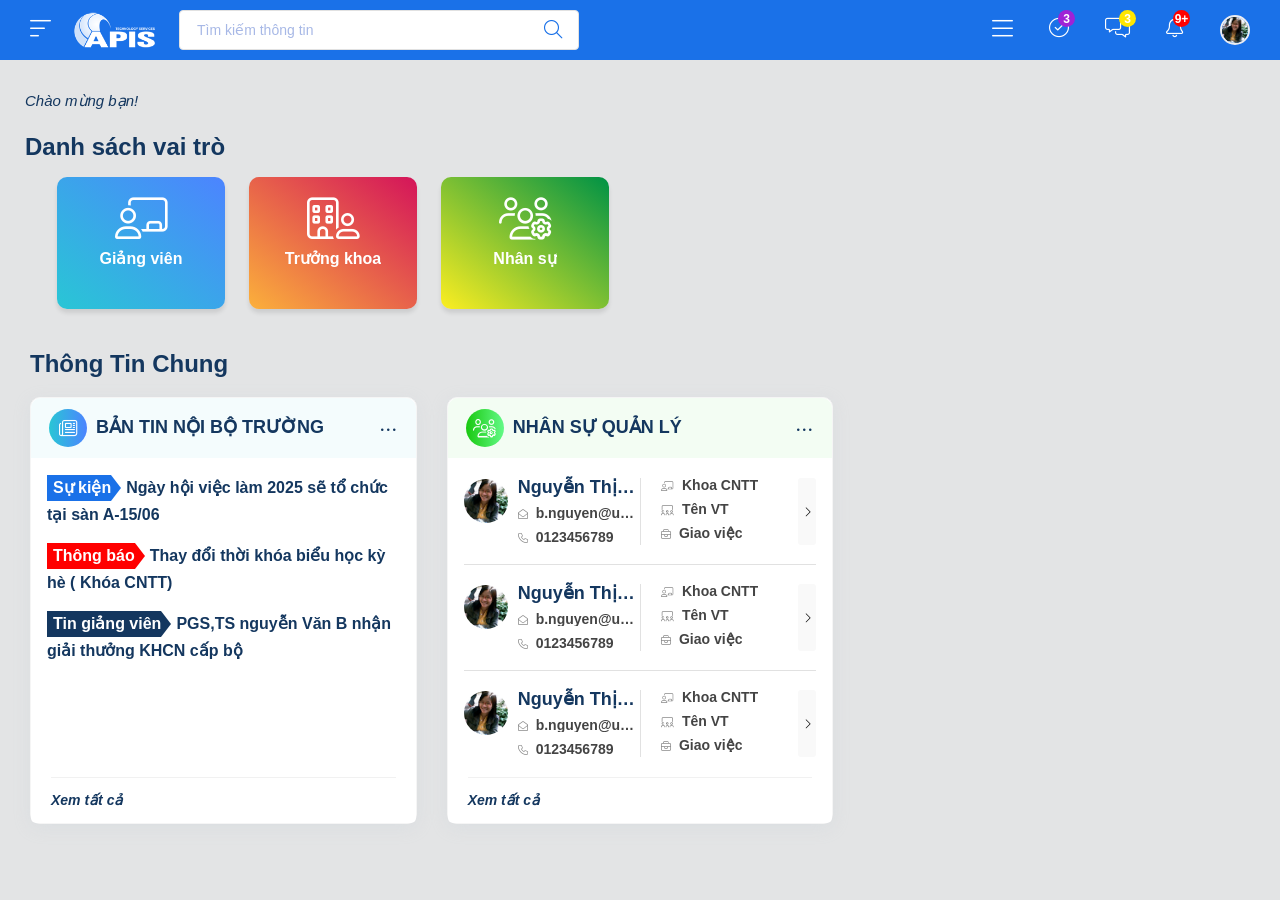
<file: index.html>
<!DOCTYPE html>
<html lang="en">
  <head>
    <meta charset="UTF-8" />
    <meta name="viewport" content="width=device-width, initial-scale=1.0" />
    <title>Index</title>
    <link rel="stylesheet" href="assets/css/styles.css" />
  </head>

  <body>
    <div class="header fixed-top">
      <div class="top-nav">
        <div class="sidebar-bars">
          <i class="fa-light fa-bars-sort"></i>
        </div>
        <div class="head-logo">
          <a href="index.html">
            <img class="logo-icon" src="assets/images/logo/logo-icon.png" />
            <img class="logo-text" src="assets/images/logo/logo-text.png" />
          </a>
        </div>
        <div class="head-search-form">
          <div class="head-search-toggle">
            <i class="fal fa-search"></i>
          </div>
          <div class="head-search-box">
            <div class="form">
              <input
                type="text"
                class="search-imput"
                placeholder="Tìm kiếm thông tin"
              />
              <button class="search-btn">
                <i class="fal fa-search"></i>
              </button>
            </div>
          </div>
        </div>
        <div class="main-menu">
          <ul class="list-unstyled">
            <li class="item active">
              <a class="menu-link" href="index.html">
                <i class="fal fa-home"></i>
                <span>Trang chủ</span>
              </a>
            </li>
            <li class="item">
              <a class="menu-link" href="dashboard.html">
                <span>Dashboard</span>
              </a>
            </li>
            <li class="item">
              <a class="menu-link" href="modul.html">
                <span>Modul</span>
              </a>
            </li>
            <li class="item">
              <a class="menu-link" href="chucnang-cuaban.html">
                <span>Chức năng của bạn</span>
              </a>
            </li>
            <li class="item">
              <a class="menu-link" href="tintuc.html">
                <span>Tin tức</span>
              </a>
            </li>
          </ul>
          <div class="menu-toggle">
            <i class="fal fa-bars"></i>
          </div>
        </div>
        <div class="account-group">
          <div class="dropdown">
            <div class="item" data-bs-toggle="dropdown">
              <i class="fal fa-circle-check"></i>
              <span>3</span>
            </div>
            <ul class="dropdown-menu">
              <li><a class="dropdown-item" href="#">Action</a></li>
              <li><a class="dropdown-item" href="#">Another action</a></li>
              <li><a class="dropdown-item" href="#">Something else here</a></li>
            </ul>
          </div>
          <div class="dropdown">
            <div class="item message" data-bs-toggle="dropdown">
              <i class="fal fa-messages"></i>
              <span>3</span>
            </div>
            <ul class="dropdown-menu">
              <li><a class="dropdown-item" href="#">Action</a></li>
              <li><a class="dropdown-item" href="#">Another action</a></li>
              <li><a class="dropdown-item" href="#">Something else here</a></li>
            </ul>
          </div>
          <div class="dropdown">
            <div class="item noti" data-bs-toggle="dropdown">
              <i class="fal fa-bell"></i>
              <span>9+</span>
            </div>
            <ul class="dropdown-menu">
              <li><a class="dropdown-item" href="#">Action</a></li>
              <li><a class="dropdown-item" href="#">Another action</a></li>
              <li><a class="dropdown-item" href="#">Something else here</a></li>
            </ul>
          </div>
          <div class="dropdown">
            <div class="item" data-bs-toggle="dropdown">
              <img src="assets/images/avatar.jpg" class="avatar" />
            </div>
            <ul class="dropdown-menu user-action">
              <li>
                <a class="dropdown-item" href="#">
                  <i class="fa-light fa-user"></i>
                  <span>Thông tin cá nhân</span>
                </a>
              </li>
              <li>
                <a class="dropdown-item" href="#">
                  <i class="fa-light fa-gear text-green"></i>
                  <span>Cài đặt</span>
                </a>
              </li>
              <li>
                <a class="dropdown-item" href="theme-option.html">
                  <i class="fa-light fa-browser text-red"></i>
                  <span>Theme Option</span>
                </a>
              </li>
              <li>
                <a class="dropdown-item" href="#">
                  <i class="fa-light fa-right-from-bracket"></i>
                  <span>Đăng xuất</span>
                </a>
              </li>
            </ul>
          </div>
        </div>
      </div>
    </div>

    <div class="main-wrap">
      <div class="left-sidebar">
        <div class="sidebar-menu">
          <div class="accordion" id="sidebar-menu">
            <div class="sidebar-menu-item active">
              <a class="sidebar-menu-header" href="">
                <i class="fa-light fa-house-window item-icon"></i>
                <span>Dashboads</span>
              </a>
            </div>
            <!-- siderbar menu  item -->
            <div class="sidebar-menu-item">
              <a
                class="sidebar-menu-header collapsed"
                data-bs-toggle="collapse"
                data-bs-target="#collapse1"
                href="javascrip:void(0)"
                aria-expanded="true"
              >
                <i class="fa-light fa-chalkboard-user item-icon"></i>
                <span>Giảng viên</span>
                <i class="fal fa-chevron-right item-arrow-icon"></i>
                <i class="fal fa-chevron-down item-arrow-icon down"></i>
              </a>
              <div
                class="sidebar-menu-sub collapse"
                id="collapse1"
                data-bs-parent="#sidebar-menu"
              >
                <div class="sidebar-menu-sub-content">
                  <a class="" href="#">Thông tin chung</a>
                  <a href="#">Nhập điểm theo lớp học phần</a>
                  <a href="#">Điểm danh theo lớp học phần</a>
                  <a href="#">Tra cứu hồ sơ sinh viên</a>
                </div>
              </div>
            </div>
            <!-- end siderbar menu  item -->
            <!-- siderbar menu  item -->
            <div class="sidebar-menu-item">
              <a
                class="sidebar-menu-header collapsed"
                data-bs-toggle="collapse"
                data-bs-target="#collapse2"
                href="javascrip:void(0)"
              >
                <i class="fa-light fa-building-user item-icon"></i>
                <span>Trưởng khoa</span>
                <i class="fal fa-chevron-right item-arrow-icon"></i>
                <i class="fal fa-chevron-down item-arrow-icon down"></i>
              </a>
              <div
                class="sidebar-menu-sub collapse"
                id="collapse2"
                data-bs-parent="#sidebar-menu"
              >
                <div class="sidebar-menu-sub-content">
                  <a href="#">Profile demo 1</a>
                  <a href="#">Profile demo 2</a>
                  <a href="#">Profile demo 3</a>
                </div>
              </div>
            </div>
            <!-- end siderbar menu  item -->
            <div class="sidebar-menu-item">
              <a
                class="sidebar-menu-header collapsed"
                data-bs-toggle="collapse"
                data-bs-target="#collapse3"
                href="javascrip:void(0)"
              >
                <i class="fa-light fa-users-gear item-icon"></i>
                <span>Nhân sự</span>
                <i class="fal fa-chevron-right item-arrow-icon"></i>
                <i class="fal fa-chevron-down item-arrow-icon down"></i>
              </a>
              <div
                class="sidebar-menu-sub collapse"
                id="collapse3"
                data-bs-parent="#sidebar-menu"
              >
                <div class="sidebar-menu-sub-content">
                  <a href="nhansu/nhansu-chitiet.html" data-position="0"
                    >Kế hoạch tuyển dụng</a
                  >
                  <a href="nhansu/nhansu-chitiet.html" data-position="1"
                    >Đề xuất tuyển dụng</a
                  >
                </div>
              </div>
            </div>
            <!-- end siderbar menu  item -->
          </div>
        </div>
      </div>
      <div class="main-content">
        <div class="dashboard-content">
          <div class="quick-action">
            <div class="welcome">Chào mừng bạn!</div>
            <div class="quick-acction-title">Danh sách vai trò</div>
            <div class="action-group">
              <!-- <div class="item">
                <div class="pinned">
                  <i class="fa-solid fa-heart"></i>
                  <div class="alert">Bỏ yêu thích</div>
                </div>
                <a
                  href="kehoach-namhoc/kehoach-khoahoc-chitiet.html"
                  data-position="0"
                  class="action-box feature-box"
                  data-bg="7"
                >
                  <div class="icon">
                    <img src="kehoach-namhoc/icon/CSDL-hocphan.svg" alt="" />
                  </div>
                  <div class="feature-name">Cơ sở dữ liệu học phần</div>
                </a>
              </div> -->
              <div class="item">
                <a
                  href="#"
                  data-position="0"
                  class="action-box feature-box"
                  data-bg="7"
                >
                  <div class="icon">
                    <i class="fa-light fa-chalkboard-user"></i>
                  </div>
                  <div class="feature-name">Giảng viên</div>
                </a>
              </div>
              <div class="item">
                <a
                  href="#"
                  data-position="0"
                  class="action-box feature-box"
                  data-bg="7"
                >
                  <div class="icon">
                    <i class="fa-light fa-building-user"></i>
                  </div>
                  <div class="feature-name">Trưởng khoa</div>
                </a>
              </div>
              <div class="item">
                <a
                  href="nhansu/nhansu-chitiet.html"
                  data-position="0"
                  class="action-box feature-box"
                  data-bg="7"
                >
                  <div class="icon">
                    <i class="fa-light fa-users-gear"></i>
                  </div>
                  <div class="feature-name">Nhân sự</div>
                </a>
              </div>
            </div>
          </div>
          <div class="for-u-today">
            <div class="title-main">Thông tin chung</div>
            <div class="today-group">
              <div class="item">
                <div class="card today-card today-card-1">
                  <div class="card-header">
                    <div class="title">
                      <div class="icon">
                        <i class="fa-solid fa-newspaper"></i>
                      </div>
                      <div class="feature-name text-uppercase">
                        Bản tin nội bộ trường
                      </div>
                    </div>
                    <div class="dropdown">
                      <div class="dropdow-label" data-bs-toggle="dropdown">
                        <i class="fal fa-ellipsis"></i>
                      </div>
                      <ul class="dropdown-menu">
                        <li><a class="dropdown-item" href="#">Action</a></li>
                        <li>
                          <a class="dropdown-item" href="#">Another action</a>
                        </li>
                        <li>
                          <a class="dropdown-item" href="#"
                            >Something else here</a
                          >
                        </li>
                      </ul>
                    </div>
                  </div>
                  <div class="card-body">
                    <div class="dashboard-tinnoibo">
                      <div class="item">
                        <a href="#" class="label label-sukien">Sự kiện</a>
                        <a href="#" class="title">
                          Ngày hội việc làm 2025 sẽ tổ chức tại sàn A-15/06
                        </a>
                      </div>
                      <div class="item">
                        <a href="#" class="label label-thongbao">Thông báo</a>
                        <a href="#" class="title">
                          Thay đổi thời khóa biểu học kỳ hè ( Khóa CNTT)
                        </a>
                      </div>
                      <div class="item">
                        <a href="#" class="label label-tingiangvien"
                          >Tin giảng viên</a
                        >
                        <a href="#" class="title">
                          PGS,TS nguyễn Văn B nhận giải thưởng KHCN cấp bộ
                        </a>
                      </div>
                    </div>
                  </div>
                  <div class="card-footer">
                    <div class="line-1 bg-f1"></div>
                    <a href="#" class="view-all">Xem tất cả</a>
                  </div>
                </div>
              </div>
              <div class="item">
                <div class="card today-card today-card-2">
                  <div class="card-header">
                    <div class="title">
                      <div class="icon">
                        <i class="fas fa-users-gear"></i>
                      </div>
                      <div class="feature-name">NHÂN SỰ QUẢN LÝ</div>
                    </div>
                    <div class="dropdown">
                      <div class="dropdow-label" data-bs-toggle="dropdown">
                        <i class="fal fa-ellipsis"></i>
                      </div>
                      <ul class="dropdown-menu">
                        <li><a class="dropdown-item" href="#">Action</a></li>
                        <li>
                          <a class="dropdown-item" href="#">Another action</a>
                        </li>
                        <li>
                          <a class="dropdown-item" href="#"
                            >Something else here</a
                          >
                        </li>
                      </ul>
                    </div>
                  </div>
                  <div class="card-body">
                    <div class="dashboard-nhansuquanly">
                      <div class="item">
                        <div class="left">
                          <div class="avatar">
                            <img src="assets/images/avatar.jpg" />
                          </div>
                          <div class="meta">
                            <a href="#" class="name" title="Nguyễn Thị Bích"
                              >Nguyễn Thị Bích</a
                            >
                            <a href="#" class="link" title="b,nguyen@uviv.edu"
                              ><i class="fa-light fa-envelope-open"></i>
                              <span>b.nguyen@univ.edu</span>
                            </a>
                            <a
                              href="tel:0123456789"
                              class="link"
                              title="0123456789"
                              ><i class="fa-light fa-phone"></i>
                              <span>0123456789</span>
                            </a>
                          </div>
                        </div>
                        <div class="right">
                          <div>
                            <div class="link" title="Khoa CNTT">
                              <i class="fa-light fa-chalkboard-user"></i>
                              <span>Khoa CNTT</span>
                            </div>
                            <div class="link" title="Ten VT">
                              <i class="fa-light fa-screen-users"></i>
                              <span>Tên VT</span>
                            </div>
                            <a href="#" class="link" title="Giao việc">
                              <i class="fa-light fa-briefcase"></i>
                              <span>Giao việc</span>
                            </a>
                          </div>
                          <button class="btn-detail">
                            <i class="fa-light fa-chevron-right"></i>
                          </button>
                        </div>
                      </div>
                      <div class="item">
                        <div class="left">
                          <div class="avatar">
                            <img src="assets/images/avatar.jpg" />
                          </div>
                          <div class="meta">
                            <a href="#" class="name" title="Nguyễn Thị Bích"
                              >Nguyễn Thị Bích</a
                            >
                            <a href="#" class="link" title="b,nguyen@uviv.edu"
                              ><i class="fa-light fa-envelope-open"></i>
                              <span>b.nguyen@univ.edu</span>
                            </a>
                            <a
                              href="tel:0123456789"
                              class="link"
                              title="0123456789"
                              ><i class="fa-light fa-phone"></i>
                              <span>0123456789</span>
                            </a>
                          </div>
                        </div>
                        <div class="right">
                          <div>
                            <div class="link" title="Khoa CNTT">
                              <i class="fa-light fa-chalkboard-user"></i>
                              <span>Khoa CNTT</span>
                            </div>
                            <div class="link" title="Ten VT">
                              <i class="fa-light fa-screen-users"></i>
                              <span>Tên VT</span>
                            </div>
                            <a href="#" class="link" title="Giao việc">
                              <i class="fa-light fa-briefcase"></i>
                              <span>Giao việc</span>
                            </a>
                          </div>
                          <button class="btn-detail">
                            <i class="fa-light fa-chevron-right"></i>
                          </button>
                        </div>
                      </div>
                      <div class="item">
                        <div class="left">
                          <div class="avatar">
                            <img src="assets/images/avatar.jpg" />
                          </div>
                          <div class="meta">
                            <a href="#" class="name" title="Nguyễn Thị Bích"
                              >Nguyễn Thị Bích</a
                            >
                            <a href="#" class="link" title="b,nguyen@uviv.edu"
                              ><i class="fa-light fa-envelope-open"></i>
                              <span>b.nguyen@univ.edu</span>
                            </a>
                            <a
                              href="tel:0123456789"
                              class="link"
                              title="0123456789"
                              ><i class="fa-light fa-phone"></i>
                              <span>0123456789</span>
                            </a>
                          </div>
                        </div>
                        <div class="right">
                          <div>
                            <div class="link" title="Khoa CNTT">
                              <i class="fa-light fa-chalkboard-user"></i>
                              <span>Khoa CNTT</span>
                            </div>
                            <div class="link" title="Ten VT">
                              <i class="fa-light fa-screen-users"></i>
                              <span>Tên VT</span>
                            </div>
                            <a href="#" class="link" title="Giao việc">
                              <i class="fa-light fa-briefcase"></i>
                              <span>Giao việc</span>
                            </a>
                          </div>
                          <button class="btn-detail">
                            <i class="fa-light fa-chevron-right"></i>
                          </button>
                        </div>
                      </div>
                    </div>
                  </div>
                  <div class="card-footer">
                    <div class="line-1 bg-f1"></div>
                    <a href="#" class="view-all">Xem tất cả</a>
                  </div>
                </div>
              </div>
              <!--  -->
            </div>
          </div>
        </div>
      </div>
    </div>

    <!-- JS -->
    <script src="assets/bootstrap-5.3.2/js/bootstrap.bundle.js"></script>
    <script src="assets/swiper-slide/swiper-bundle.min.js"></script>
    <script src="assets/js/jquery-3.7.1.min.js"></script>
    <script src="assets/js/customs.js"></script>
  </body>
</html>
</file>
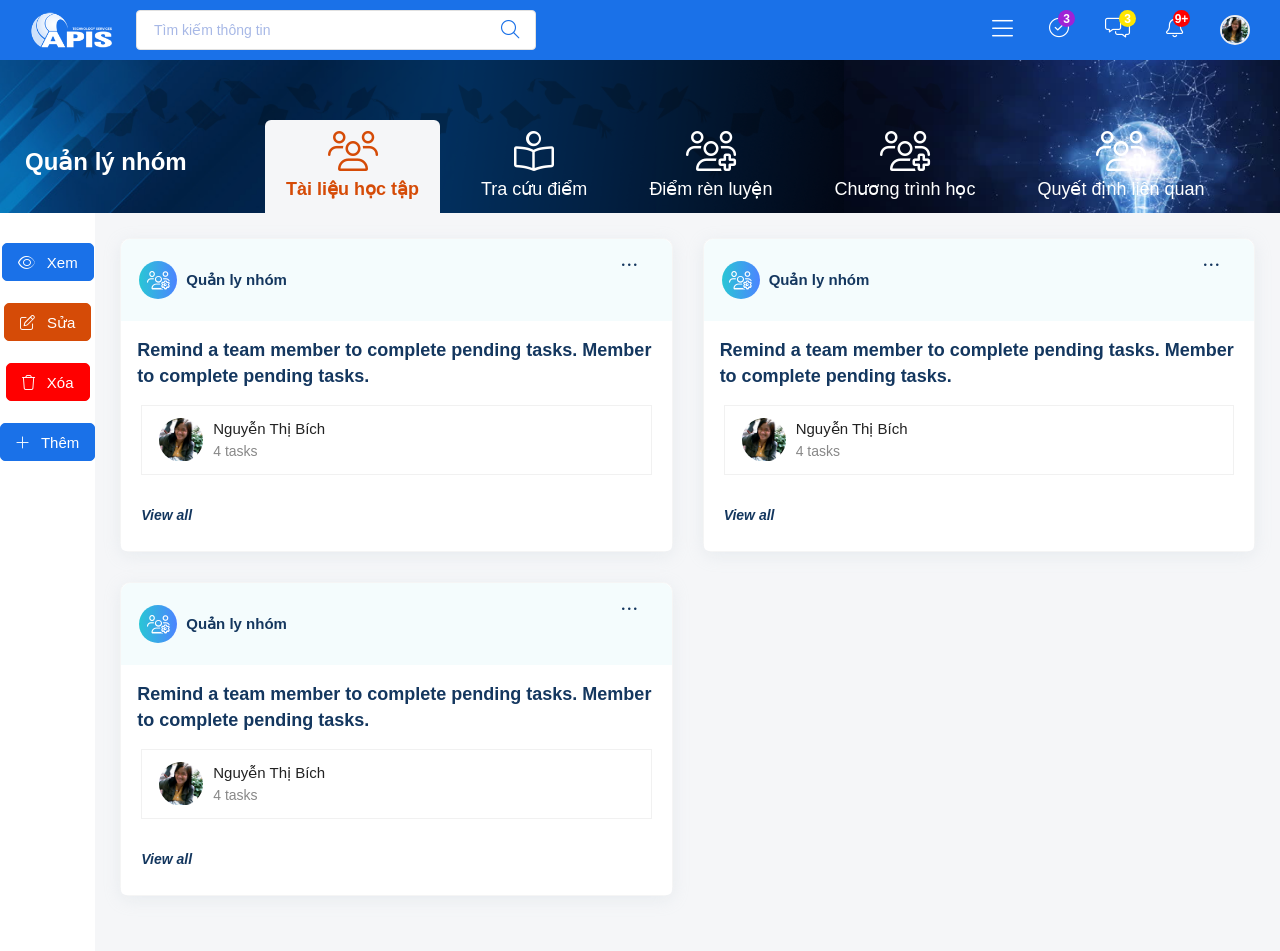
<file: chucnang.html>
<!DOCTYPE html>
<html lang="en">
    <!-- 1 -->

<head>
    <meta charset="UTF-8">
    <meta name="viewport" content="width=device-width, initial-scale=1.0">
    <title>Chức năng</title>
    <link rel="stylesheet" href="assets/css/styles.css">

</head>

<body>
    <div class="header fixed-top">
        <div class="top-nav">
            <div class="head-logo">
                <a href="index.html">
                    <img class="logo-icon" src="assets/images/logo/logo-icon.png">
                    <img class="logo-text" src="assets/images/logo/logo-text.png">
                </a>
            </div>
            <div class="head-search-form">
                <div class="head-search-toggle">
                    <i class="fal fa-search"></i>
                </div>
                <div class="head-search-box">
                    <div class="form">
                        <input type="text" class="search-imput" placeholder="Tìm kiếm thông tin">
                        <button class="search-btn">
                            <i class="fal fa-search"></i>
                        </button>
                    </div>
                </div>

            </div>
            <div class="main-menu">
                <ul class="list-unstyled">
                    <li class="item">
                        <a class="menu-link" href="index.html">
                            <i class="fal fa-home"></i>
                            <span>Trang chủ</span>
                        </a>
                    </li>
                    <li class="item">
                        <a class="menu-link" href="dashboard.html">
                            <span>Dashboard</span>
                        </a>
                    </li>
                    <li class="item">
                        <a class="menu-link" href="modul.html">
                            <span>Modul</span>
                        </a>
                    </li>
                    <li class="item">
                        <a class="menu-link" href="chucnang-cuaban.html">
                            <span>Chức năng của bạn</span>
                        </a>
                    </li>
                    <li class="item">
                        <a class="menu-link" href="tintuc.html">
                            <span>Tin tức</span>
                        </a>
                    </li>
                </ul>
                <div class="menu-toggle">
                    <i class="fal fa-bars"></i>
                </div>
            </div>
            <div class="account-group">
                <div class="dropdown">
                    <div class="item" data-bs-toggle="dropdown">
                        <i class="fal fa-circle-check"></i>
                        <span>3</span>
                    </div>
                    <ul class="dropdown-menu">
                        <li><a class="dropdown-item" href="#">Action</a></li>
                        <li><a class="dropdown-item" href="#">Another action</a></li>
                        <li><a class="dropdown-item" href="#">Something else here</a></li>
                    </ul>
                </div>
                <div class="dropdown">
                    <div class="item message" data-bs-toggle="dropdown">
                        <i class="fal fa-messages"></i>
                        <span>3</span>
                    </div>
                    <ul class="dropdown-menu">
                        <li><a class="dropdown-item" href="#">Action</a></li>
                        <li><a class="dropdown-item" href="#">Another action</a></li>
                        <li><a class="dropdown-item" href="#">Something else here</a></li>
                    </ul>
                </div>
                <div class="dropdown">
                    <div class="item noti" data-bs-toggle="dropdown">
                        <i class="fal fa-bell"></i>
                        <span>9+</span>
                    </div>
                    <ul class="dropdown-menu">
                        <li><a class="dropdown-item" href="#">Action</a></li>
                        <li><a class="dropdown-item" href="#">Another action</a></li>
                        <li><a class="dropdown-item" href="#">Something else here</a></li>
                    </ul>
                </div>
                <div class="dropdown">
                    <div class="item" data-bs-toggle="dropdown">
                        <img src="assets/images/avatar.jpg" class="avatar">
                    </div>
                    <ul class="dropdown-menu">
                        <li><a class="dropdown-item" href="#">Action</a></li>
                        <li><a class="dropdown-item" href="#">Another action</a></li>
                        <li><a class="dropdown-item" href="#">Something else here</a></li>
                    </ul>
                </div>
            </div>
        </div>
    </div>
    <div class="quick-action tabs-slider">
        <div class="tab-title">
            Quản lý nhóm
        </div>
        <div class="tab-list swiper label-slider auto-width-slider">
            <div class="swiper-wrapper">
                <div class="tab-item swiper-slide">
                    <a href="#"><i class="fas fa-users"></i>
                    <p>Tài liệu học tập</p>
                </a>
                </div>

                <div class="tab-item swiper-slide">
                    <a href="#"><i class="fas fa-book-reader"></i>
                    <p>Tra cứu điểm</p></a>
                </div>

                <div class="tab-item swiper-slide">
                    <a href="#"><i class="fas fa-users-medical"></i>
                    <p>Điểm rèn luyện</p></a>
                </div>
                <div class="tab-item swiper-slide">
                    <a href="#"><i class="fas fa-users-medical"></i>
                    <p>Chương trình học</p></a>
                </div>
                <div class="tab-item swiper-slide">
                    <a href="#"><i class="fas fa-users-medical"></i>
                    <p>Quyết định liên quan</p></a>
                </div>

            </div>
        </div>
    </div>


    <div class="swiper content-slider">
        <div class="swiper-wrapper">
            <div class="swiper-slide">
                <div class="function">
                    <div class="function-nav">
                        <div class="action-function">
                            <button class="btn btn-view">
                                <i class="fal fa-eye"></i>
                                <span>Xem</span>
                            </button>
                            <button class="btn btn-edit">
                                <i class="fal fa-edit"></i>
                                <span>Sửa</span>
                            </button>
                            <button class="btn btn-delete">
                                <i class="fal fa-trash"></i>
                                <span>Xóa</span>
                            </button>
                            <button class="btn btn-add">
                                <i class="fal fa-plus"></i>
                                <span>Thêm</span>
                            </button>
                        </div>
                    </div>
                    <div class="function-content">
                        <div class="function-content-list">
                            <div class="item">
                                <div class="card today-card today-card-1">
                                    <div class="card-header">
                                        <div class="title">
                                            <div class="icon">
                                                <i class="fas fa-users-gear"></i>
                                            </div>
                                            <div class="modul-name">
                                                Quản ly nhóm
                                            </div>
                                        </div>
                                        <div class="dropdown">
                                            <div class="item" data-bs-toggle="dropdown">
                                                <i class="fal fa-ellipsis"></i>
                                            </div>
                                            <ul class="dropdown-menu">
                                                <li><a class="dropdown-item" href="#">Action</a></li>
                                                <li><a class="dropdown-item" href="#">Another action</a></li>
                                                <li><a class="dropdown-item" href="#">Something else here</a></li>
                                            </ul>
                                        </div>
                                    </div>
                                    <div class="card-body">
                                        Remind a team member to complete pending tasks. Member to complete pending tasks.
                                    </div>
                                    <div class="card-footer">
                                        <div class="user-info">
                                            <div class="avatar">
                                                <img src="assets/images/avatar.jpg">
                                            </div>
                                            <div>
                                                <div class="name">Nguyễn Thị Bích</div>
                                                <div class="task-count">4 tasks</div>
                                            </div>
                                        </div>
                                        <a href="#" class="view-all">View all</a>
                                    </div>

                                </div>
                            </div>
                            <div class="item">
                                <div class="card today-card today-card-1">
                                    <div class="card-header">
                                        <div class="title">
                                            <div class="icon">
                                                <i class="fas fa-users-gear"></i>
                                            </div>
                                            <div class="modul-name">
                                                Quản ly nhóm
                                            </div>
                                        </div>
                                        <div class="dropdown">
                                            <div class="item" data-bs-toggle="dropdown">
                                                <i class="fal fa-ellipsis"></i>
                                            </div>
                                            <ul class="dropdown-menu">
                                                <li><a class="dropdown-item" href="#">Action</a></li>
                                                <li><a class="dropdown-item" href="#">Another action</a></li>
                                                <li><a class="dropdown-item" href="#">Something else here</a></li>
                                            </ul>
                                        </div>
                                    </div>
                                    <div class="card-body">
                                        Remind a team member to complete pending tasks. Member to complete pending tasks.
                                    </div>
                                    <div class="card-footer">
                                        <div class="user-info">
                                            <div class="avatar">
                                                <img src="assets/images/avatar.jpg">
                                            </div>
                                            <div>
                                                <div class="name">Nguyễn Thị Bích</div>
                                                <div class="task-count">4 tasks</div>
                                            </div>
                                        </div>
                                        <a href="#" class="view-all">View all</a>
                                    </div>

                                </div>
                            </div>
                            <div class="item">
                                <div class="card today-card today-card-1">
                                    <div class="card-header">
                                        <div class="title">
                                            <div class="icon">
                                                <i class="fas fa-users-gear"></i>
                                            </div>
                                            <div class="modul-name">
                                                Quản ly nhóm
                                            </div>
                                        </div>
                                        <div class="dropdown">
                                            <div class="item" data-bs-toggle="dropdown">
                                                <i class="fal fa-ellipsis"></i>
                                            </div>
                                            <ul class="dropdown-menu">
                                                <li><a class="dropdown-item" href="#">Action</a></li>
                                                <li><a class="dropdown-item" href="#">Another action</a></li>
                                                <li><a class="dropdown-item" href="#">Something else here</a></li>
                                            </ul>
                                        </div>
                                    </div>
                                    <div class="card-body">
                                        Remind a team member to complete pending tasks. Member to complete pending tasks.
                                    </div>
                                    <div class="card-footer">
                                        <div class="user-info">
                                            <div class="avatar">
                                                <img src="assets/images/avatar.jpg">
                                            </div>
                                            <div>
                                                <div class="name">Nguyễn Thị Bích</div>
                                                <div class="task-count">4 tasks</div>
                                            </div>
                                        </div>
                                        <a href="#" class="view-all">View all</a>
                                    </div>

                                </div>
                            </div>
                        </div>
                    </div>
                </div>
            </div>


            <div class="swiper-slide">
                2
            </div>


            <div class="swiper-slide">
                3
            </div>
            <div class="swiper-slide">
                4
            </div>
            <div class="swiper-slide">
                5
            </div>
        </div>
    </div>

    <!-- JS -->
    <script src="assets/bootstrap-5.3.2/js/bootstrap.bundle.js"></script>
    <script src="assets/swiper-slide/swiper-bundle.min.js"></script>
    <script src="assets/js/jquery-3.7.1.min.js"></script>
    <script src="assets/js/customs.js"></script>
</body>

</html>
</file>
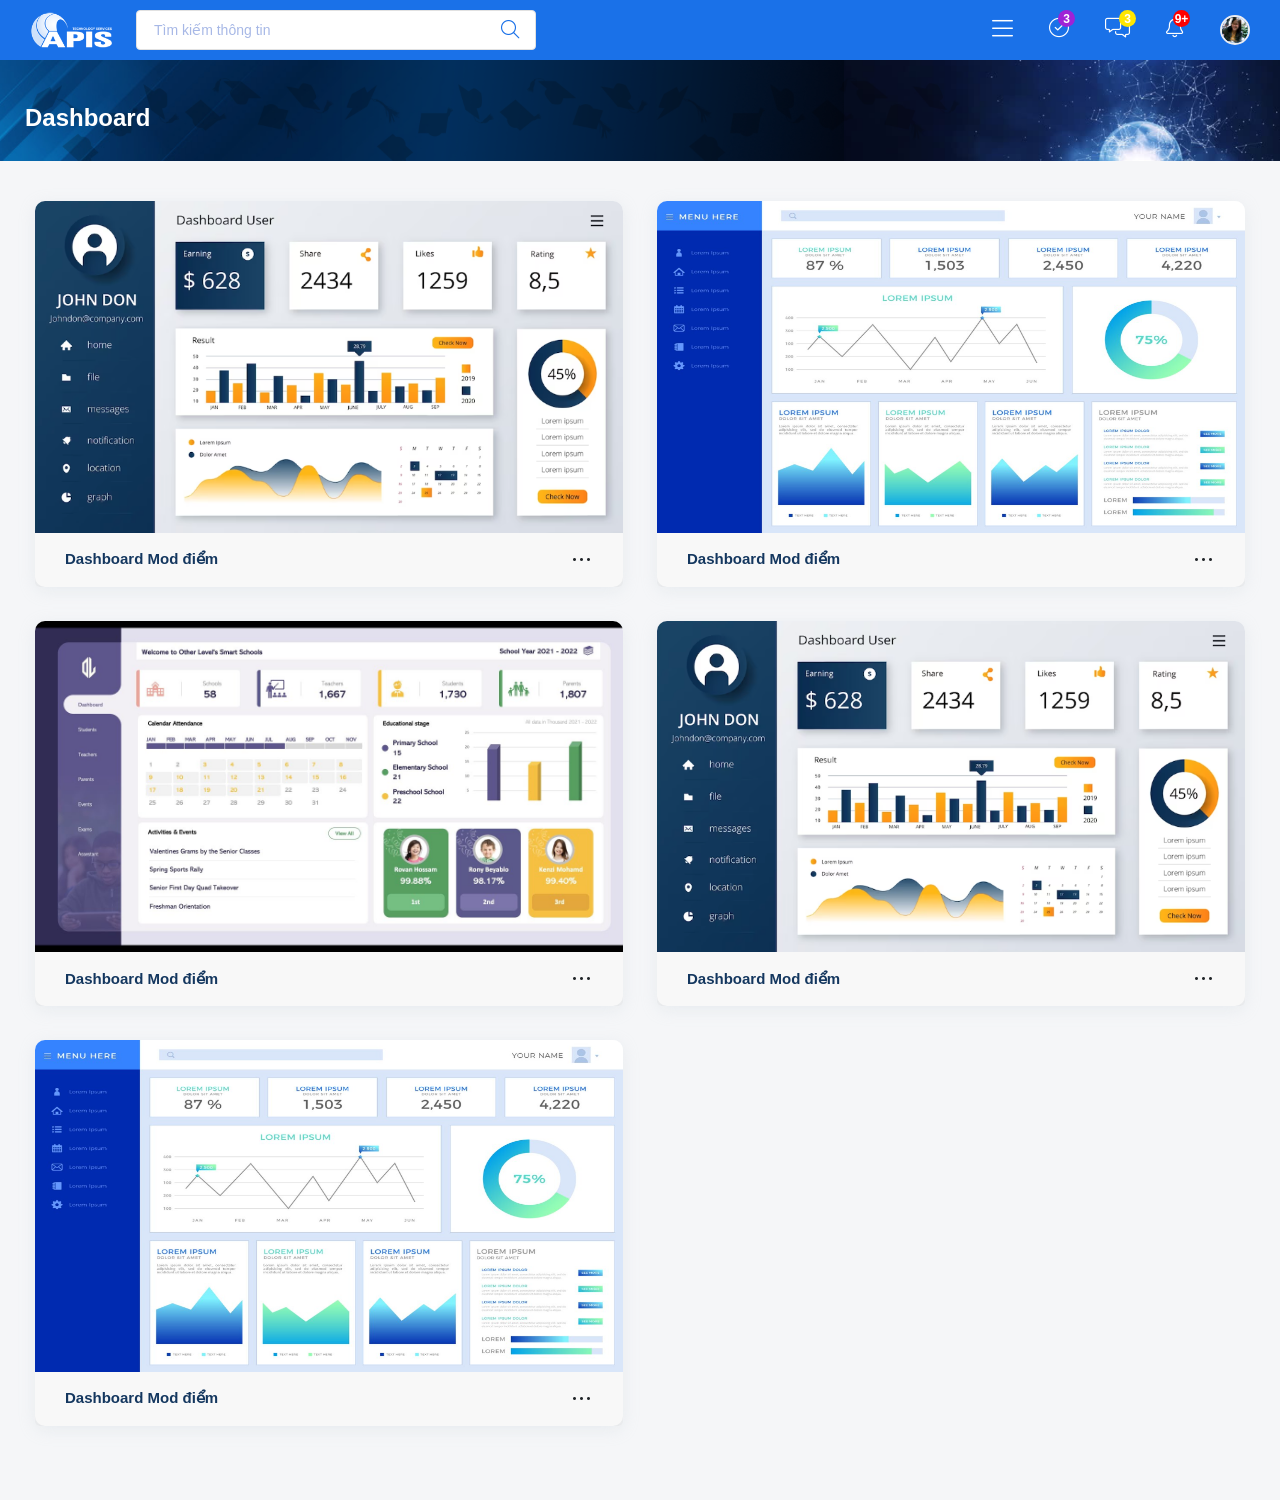
<file: dashboard-V2.html>
<!DOCTYPE html>
<html lang="en">

<head>
    <meta charset="UTF-8">
    <meta name="viewport" content="width=device-width, initial-scale=1.0">
    <title>Dashboard</title>
    <link rel="stylesheet" href="assets/css/styles.css">

</head>

<body>
    <div class="header fixed-top">
        <div class="top-nav">
            <div class="head-logo">
                <a href="index.html">
                    <img class="logo-icon" src="assets/images/logo/logo-icon.png">
                    <img class="logo-text" src="assets/images/logo/logo-text.png">
                </a>
            </div>
            <div class="head-search-form">
                <div class="head-search-toggle">
                    <i class="fal fa-search"></i>
                </div>
                <div class="head-search-box">
                    <div class="form">
                        <input type="text" class="search-imput" placeholder="Tìm kiếm thông tin">
                        <button class="search-btn">
                            <i class="fal fa-search"></i>
                        </button>
                    </div>
                </div>

            </div>
            <div class="main-menu">
                <ul class="list-unstyled">
                    <li class="item">
                        <a class="menu-link" href="index.html">
                            <i class="fal fa-home"></i>
                            <span>Trang chủ</span>
                        </a>
                    </li>
                    <li class="item active">
                        <a class="menu-link" href="dashboard.hhml">
                            <span>Dashboard</span>
                        </a>
                    </li>
                    <li class="item">
                        <a class="menu-link" href="modul.html">
                            <span>Modul</span>
                        </a>
                    </li>
                    <li class="item">
                        <a class="menu-link" href="chucnang-cuaban.html">
                            <span>Chức năng của bạn</span>
                        </a>
                    </li>
                    <li class="item">
                        <a class="menu-link" href="tintuc.html">
                            <span>Tin tức</span>
                        </a>
                    </li>
                </ul>
                <div class="menu-toggle">
                    <i class="fal fa-bars"></i>
                </div>
            </div>
            <div class="account-group">
                <div class="dropdown">
                    <div class="item" data-bs-toggle="dropdown">
                        <i class="fal fa-circle-check"></i>
                        <span>3</span>
                    </div>
                    <ul class="dropdown-menu">
                        <li><a class="dropdown-item" href="#">Action</a></li>
                        <li><a class="dropdown-item" href="#">Another action</a></li>
                        <li><a class="dropdown-item" href="#">Something else here</a></li>
                    </ul>
                </div>
                <div class="dropdown">
                    <div class="item message" data-bs-toggle="dropdown">
                        <i class="fal fa-messages"></i>
                        <span>3</span>
                    </div>
                    <ul class="dropdown-menu">
                        <li><a class="dropdown-item" href="#">Action</a></li>
                        <li><a class="dropdown-item" href="#">Another action</a></li>
                        <li><a class="dropdown-item" href="#">Something else here</a></li>
                    </ul>
                </div>
                <div class="dropdown">
                    <div class="item noti" data-bs-toggle="dropdown">
                        <i class="fal fa-bell"></i>
                        <span>9+</span>
                    </div>
                    <ul class="dropdown-menu">
                        <li><a class="dropdown-item" href="#">Action</a></li>
                        <li><a class="dropdown-item" href="#">Another action</a></li>
                        <li><a class="dropdown-item" href="#">Something else here</a></li>
                    </ul>
                </div>
                <div class="dropdown">
                    <div class="item" data-bs-toggle="dropdown">
                        <img src="assets/images/avatar.jpg" class="avatar">
                    </div>
                    <ul class="dropdown-menu">
                        <li><a class="dropdown-item" href="#">Action</a></li>
                        <li><a class="dropdown-item" href="#">Another action</a></li>
                        <li><a class="dropdown-item" href="#">Something else here</a></li>
                    </ul>
                </div>
            </div>
        </div>
    </div>
    <div class="quick-action">
        <div class="quick-acction-title pt-40">Dashboard</div>
    </div>
    <div class="dashboard dashboard-v2">
        <div class="dashboard-list">
            <div class="dashboard-item">
                <div class="card dashboard-card">
                    <div class="card-body">
                        <a href="modul-chitiet.html.html">
                            <img src="assets/images/dashboard-1.png" alt="">
                        </a>
                    </div>
                    <div class="card-footer">
                        <p class="m-0">
                            Dashboard Mod điểm
                        </p>
                        <div class="dropdown">
                            <div class="item" data-bs-toggle="dropdown">
                                <i class="fal fa-ellipsis"></i>
                            </div>
                            <ul class="dropdown-menu">
                                <li><a class="dropdown-item" href="#">Action</a></li>
                                <li><a class="dropdown-item" href="#">Another action</a></li>
                                <li><a class="dropdown-item" href="#">Something else here</a></li>
                            </ul>
                        </div>
                    </div>
                </div>
            </div>
            <div class="dashboard-item">
                <div class="card dashboard-card">
                    <div class="card-body">
                        <a href="modul-chitiet.html.html">
                            <img src="assets/images/dashboard-2.png" alt="">
                        </a>
                    </div>
                    <div class="card-footer">
                        <p class="m-0">
                            Dashboard Mod điểm
                        </p>
                        <div class="dropdown">
                            <div class="item" data-bs-toggle="dropdown">
                                <i class="fal fa-ellipsis"></i>
                            </div>
                            <ul class="dropdown-menu">
                                <li><a class="dropdown-item" href="#">Action</a></li>
                                <li><a class="dropdown-item" href="#">Another action</a></li>
                                <li><a class="dropdown-item" href="#">Something else here</a></li>
                            </ul>
                        </div>
                    </div>
                </div>
            </div>
            <div class="dashboard-item">
                <div class="card dashboard-card">
                    <div class="card-body">
                        <a href="modul-chitiet.html.html">
                            <img src="assets/images/dashboard-3.png" alt="">
                        </a>
                    </div>
                    <div class="card-footer">
                        <p class="m-0">
                            Dashboard Mod điểm
                        </p>
                        <div class="dropdown">
                            <div class="item" data-bs-toggle="dropdown">
                                <i class="fal fa-ellipsis"></i>
                            </div>
                            <ul class="dropdown-menu">
                                <li><a class="dropdown-item" href="#">Action</a></li>
                                <li><a class="dropdown-item" href="#">Another action</a></li>
                                <li><a class="dropdown-item" href="#">Something else here</a></li>
                            </ul>
                        </div>
                    </div>
                </div>
            </div>
            <div class="dashboard-item">
                <div class="card dashboard-card">
                    <div class="card-body">
                        <a href="modul-chitiet.html.html">
                            <img src="assets/images/dashboard-1.png" alt="">
                        </a>
                    </div>
                    <div class="card-footer">
                        <p class="m-0">
                            Dashboard Mod điểm
                        </p>
                        <div class="dropdown">
                            <div class="item" data-bs-toggle="dropdown">
                                <i class="fal fa-ellipsis"></i>
                            </div>
                            <ul class="dropdown-menu">
                                <li><a class="dropdown-item" href="#">Action</a></li>
                                <li><a class="dropdown-item" href="#">Another action</a></li>
                                <li><a class="dropdown-item" href="#">Something else here</a></li>
                            </ul>
                        </div>
                    </div>
                </div>
            </div>
            <div class="dashboard-item">
                <div class="card dashboard-card">
                    <div class="card-body">
                        <a href="modul-chitiet.html.html">
                            <img src="assets/images/dashboard-2.png" alt="">
                        </a>
                    </div>
                    <div class="card-footer">
                        <p class="m-0">
                            Dashboard Mod điểm
                        </p>
                        <div class="dropdown">
                            <div class="item" data-bs-toggle="dropdown">
                                <i class="fal fa-ellipsis"></i>
                            </div>
                            <ul class="dropdown-menu">
                                <li><a class="dropdown-item" href="#">Action</a></li>
                                <li><a class="dropdown-item" href="#">Another action</a></li>
                                <li><a class="dropdown-item" href="#">Something else here</a></li>
                            </ul>
                        </div>
                    </div>
                </div>
            </div>
        </div>
    </div>

    <!-- JS -->
    <script src="assets/bootstrap-5.3.2/js/bootstrap.bundle.js"></script>
    <script src="assets/swiper-slide/swiper-bundle.min.js"></script>
    <script src="assets/js/jquery-3.7.1.min.js"></script>
    <script src="assets/js/customs.js"></script>
</body>

</html>
</file>
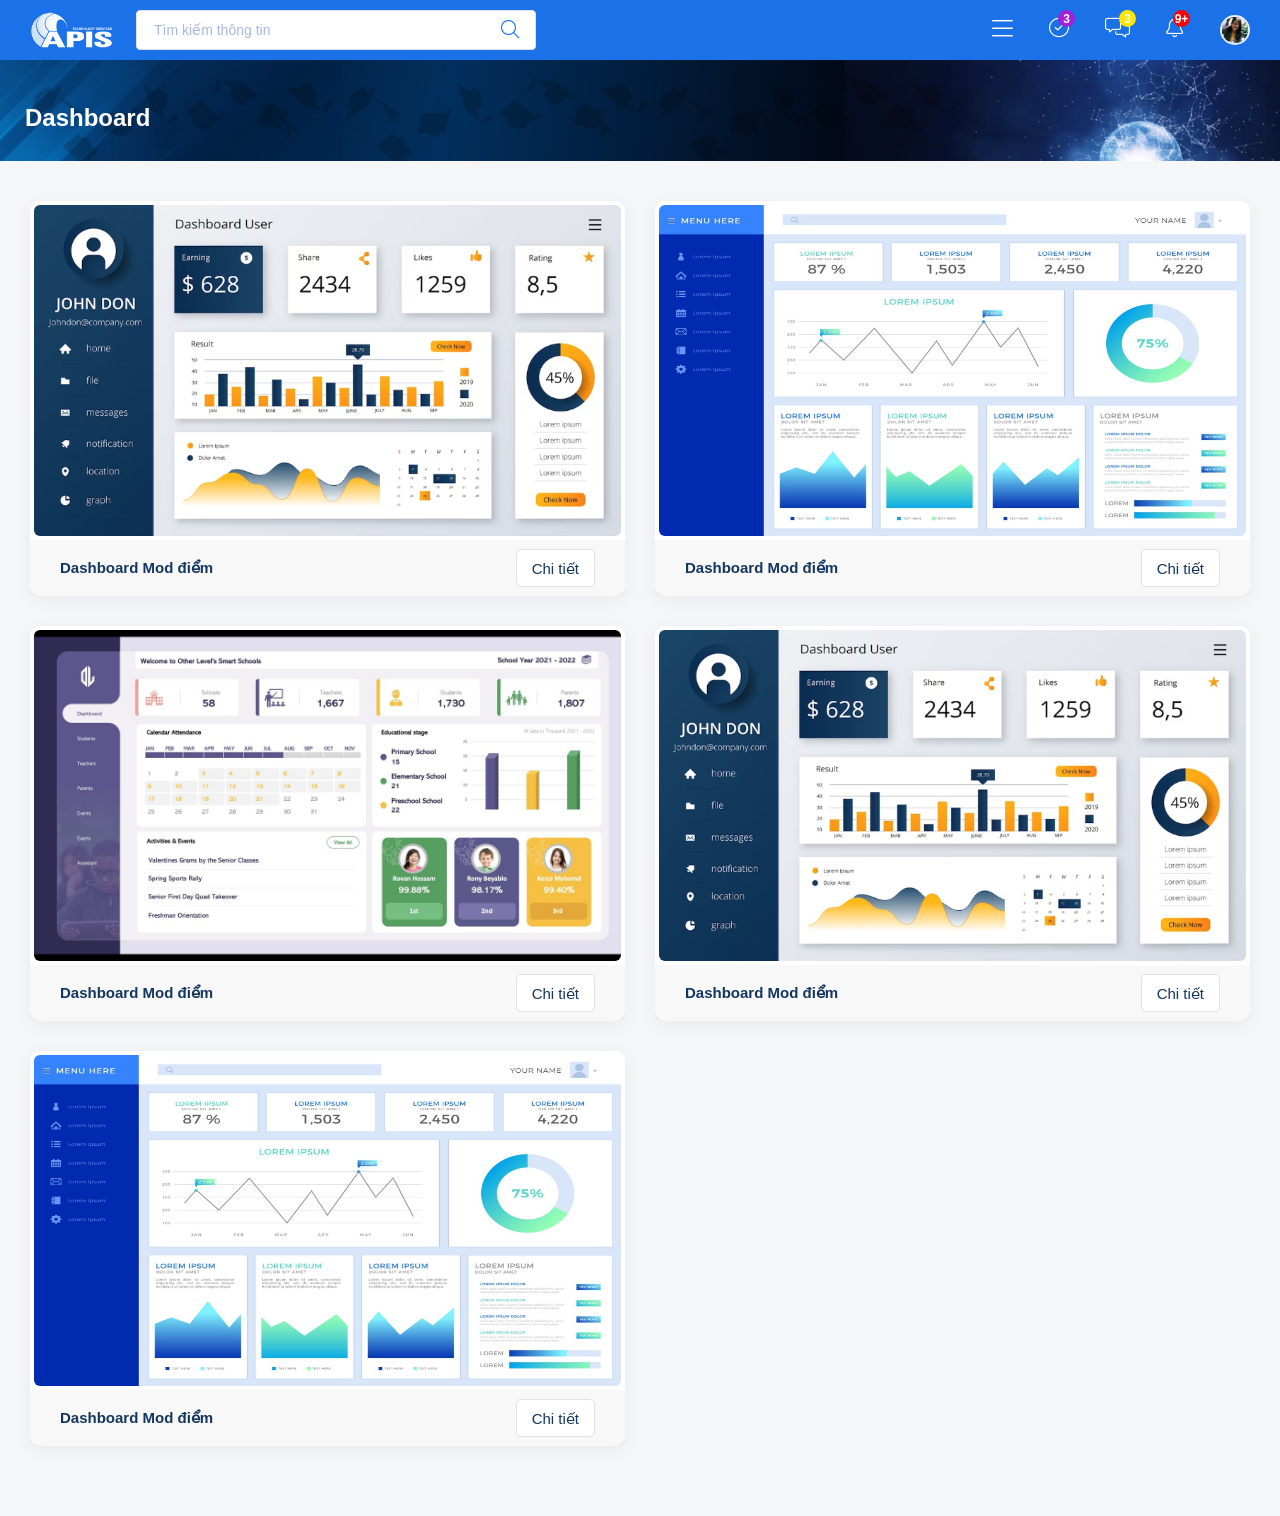
<file: dashboard.html>
<!DOCTYPE html>
<html lang="en">

<head>
    <meta charset="UTF-8">
    <meta name="viewport" content="width=device-width, initial-scale=1.0">
    <title>Dashboard</title>
    <link rel="stylesheet" href="assets/css/styles.css">

</head>

<body>
    <div class="header fixed-top">
        <div class="top-nav">
            <div class="head-logo">
                <a href="index.html">
                    <img class="logo-icon" src="assets/images/logo/logo-icon.png">
                    <img class="logo-text" src="assets/images/logo/logo-text.png">
                </a>
            </div>
            <div class="head-search-form">
                <div class="head-search-toggle">
                    <i class="fal fa-search"></i>
                </div>
                <div class="head-search-box">
                    <div class="form">
                        <input type="text" class="search-imput" placeholder="Tìm kiếm thông tin">
                        <button class="search-btn">
                            <i class="fal fa-search"></i>
                        </button>
                    </div>
                </div>

            </div>
            <div class="main-menu">
                <ul class="list-unstyled">
                    <li class="item">
                        <a class="menu-link" href="index.html">
                            <i class="fal fa-home"></i>
                            <span>Trang chủ</span>
                        </a>
                    </li>
                    <li class="item active">
                        <a class="menu-link" href="dashboard.hhml">
                            <span>Dashboard</span>
                        </a>
                    </li>
                    <li class="item">
                        <a class="menu-link" href="modul.html">
                            <span>Modul</span>
                        </a>
                    </li>
                    <li class="item">
                        <a class="menu-link" href="chucnang-cuaban.html">
                            <span>Chức năng của bạn</span>
                        </a>
                    </li>
                    <li class="item">
                        <a class="menu-link" href="tintuc.html">
                            <span>Tin tức</span>
                        </a>
                    </li>
                </ul>
                <div class="menu-toggle">
                    <i class="fal fa-bars"></i>
                </div>
            </div>
            <div class="account-group">
                <div class="dropdown">
                    <div class="item" data-bs-toggle="dropdown">
                        <i class="fal fa-circle-check"></i>
                        <span>3</span>
                    </div>
                    <ul class="dropdown-menu">
                        <li><a class="dropdown-item" href="#">Action</a></li>
                        <li><a class="dropdown-item" href="#">Another action</a></li>
                        <li><a class="dropdown-item" href="#">Something else here</a></li>
                    </ul>
                </div>
                <div class="dropdown">
                    <div class="item message" data-bs-toggle="dropdown">
                        <i class="fal fa-messages"></i>
                        <span>3</span>
                    </div>
                    <ul class="dropdown-menu">
                        <li><a class="dropdown-item" href="#">Action</a></li>
                        <li><a class="dropdown-item" href="#">Another action</a></li>
                        <li><a class="dropdown-item" href="#">Something else here</a></li>
                    </ul>
                </div>
                <div class="dropdown">
                    <div class="item noti" data-bs-toggle="dropdown">
                        <i class="fal fa-bell"></i>
                        <span>9+</span>
                    </div>
                    <ul class="dropdown-menu">
                        <li><a class="dropdown-item" href="#">Action</a></li>
                        <li><a class="dropdown-item" href="#">Another action</a></li>
                        <li><a class="dropdown-item" href="#">Something else here</a></li>
                    </ul>
                </div>
                <div class="dropdown">
                    <div class="item" data-bs-toggle="dropdown">
                        <img src="assets/images/avatar.jpg" class="avatar">
                    </div>
                    <ul class="dropdown-menu">
                        <li><a class="dropdown-item" href="#">Action</a></li>
                        <li><a class="dropdown-item" href="#">Another action</a></li>
                        <li><a class="dropdown-item" href="#">Something else here</a></li>
                    </ul>
                </div>
            </div>
        </div>
    </div>
    <div class="quick-action">
        <div class="quick-acction-title pt-40">Dashboard</div>
    </div>
    <div class="dashboard">
        <div class="dashboard-list">
            <div class="dashboard-item">
                <div class="card dashboard-card">
                    <div class="card-body">
                        <a href="modul-chitiet.html.html">
                            <img src="assets/images/dashboard-1.png" alt="">
                        </a>
                    </div>
                    <div class="card-footer">
                        <p class="m-0">
                            Dashboard Mod điểm
                        </p>
                        <a class="btn btn-white min-w-auto px-20" href="modul-chitiet.html">Chi tiết</a>
                    </div>
                </div>
            </div>
            <div class="dashboard-item">
                <div class="card dashboard-card">
                    <div class="card-body">
                        <a href="modul-chitiet.html.html">
                            <img src="assets/images/dashboard-2.png" alt="">
                        </a>
                    </div>
                    <div class="card-footer">
                        <p class="m-0">
                            Dashboard Mod điểm
                        </p>
                        <a class="btn btn-white min-w-auto px-20" href="modul-chitiet.html">Chi tiết</a>
                    </div>
                </div>
            </div>
            <div class="dashboard-item">
                <div class="card dashboard-card">
                    <div class="card-body">
                        <a href="modul-chitiet.html.html">
                            <img src="assets/images/dashboard-3.png" alt="">
                        </a>
                    </div>
                    <div class="card-footer">
                        <p class="m-0">
                            Dashboard Mod điểm
                        </p>
                        <a class="btn btn-white min-w-auto px-20" href="modul-chitiet.html">Chi tiết</a>
                    </div>
                </div>
            </div>
            <div class="dashboard-item">
                <div class="card dashboard-card">
                    <div class="card-body">
                        <a href="modul-chitiet.html.html">
                            <img src="assets/images/dashboard-1.png" alt="">
                        </a>
                    </div>
                    <div class="card-footer">
                        <p class="m-0">
                            Dashboard Mod điểm
                        </p>
                        <a class="btn btn-white min-w-auto px-20" href="modul-chitiet.html">Chi tiết</a>
                    </div>
                </div>
            </div>
            <div class="dashboard-item">
                <div class="card dashboard-card">
                    <div class="card-body">
                        <a href="modul-chitiet.html.html">
                            <img src="assets/images/dashboard-2.png" alt="">
                        </a>
                    </div>
                    <div class="card-footer">
                        <p class="m-0">
                            Dashboard Mod điểm
                        </p>
                        <a class="btn btn-white min-w-auto px-20" href="modul-chitiet.html">Chi tiết</a>
                    </div>
                </div>
            </div>
        </div>
    </div>

    <!-- JS -->
    <script src="assets/bootstrap-5.3.2/js/bootstrap.bundle.js"></script>
    <script src="assets/swiper-slide/swiper-bundle.min.js"></script>
    <script src="assets/js/jquery-3.7.1.min.js"></script>
    <script src="assets/js/customs.js"></script>
</body>

</html>
</file>
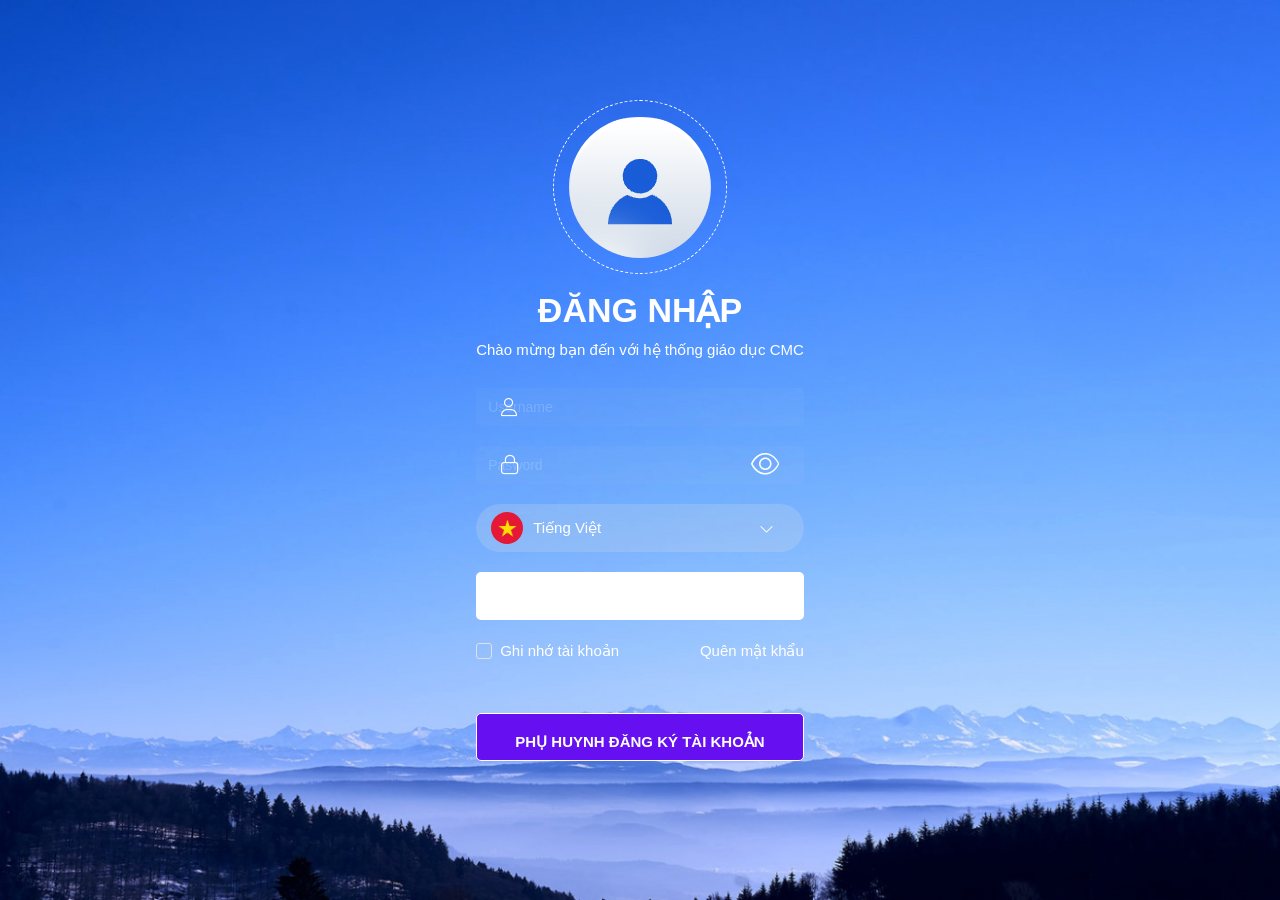
<file: login.html>
<!DOCTYPE html>
<html lang="en">

<head>
    <meta charset="UTF-8">
    <meta name="viewport" content="width=device-width, initial-scale=1.0">
    <title>Dashboard</title>
    <link rel="stylesheet" href="assets/css/styles.css">

</head>

<body>
    <div class="page-login">
        <div class="login-wrap">
            <div class="login-image-wrap">
                <div class="login-image">
                    <img src="assets/images/login-img.png" alt="">
                </div>
            </div>
            <div class="login-title">Đăng nhập</div>
            <div class="login-welcome">Chào mừng bạn đến với hệ thống giáo dục CMC</div>
            <form action="" class="login-form">
                <div class="input-icon">
                    <input type="text" class="form-control form-control_login" placeholder="Username">
                    <div class="icon-start">
                        <i class="fa-light fa-user"></i>
                    </div>
                </div>
                <div class="input-icon">
                    <input type="password" class="form-control form-control_login form-control_login__password" placeholder="Pasword">
                    <div class="icon-start">
                        <i class="fa-light fa-lock"></i>
                    </div>
                    <div class="icon-end ">
                        <i class="fa-light fa-eye change_icon"></i>
                    </div>
                </div>
                <div class="dropdown language">
                    <div class="dropdown-label" data-bs-toggle="dropdown">
                        <img src="assets/images/flags/flag-vietnam.png" alt="vietnamese">
                        <span>Tiếng Việt</span>
                        <i class="fa-light fa-chevron-down"></i>
                    </div>
                    <div class="dropdown-menu">
                        <div class="dropdown-item active">
                            Tiếng việt
                        </div>
                        <div class="dropdown-item">
                            English
                        </div>
                    </div>
                </div>
                <a href="index.html" class="btn btn-login">Đăng nhập</a>
                <div class="other-action">
                    <div class="other-action_item">
                        <label class="checkbox checkbox-outline">
                            <input type="checkbox">
                            <span class="checkmark">
                                <i class="fa-solid fa-check"></i>
                            </span>
                            <span>Ghi nhớ tài khoản</span>
                        </label>
                    </div>
                    <a href="#" class="other-action_item">
                        <span>Quên mật khẩu</span>
                    </a>
                </div>
                <a href="giadinh/phuhuynh-dangky-taikhoan.html" class="btn btn-login btn-parent-register">Phụ huynh đăng ký tài khoản</a>
            </form>
        </div>
    </div>
    <!-- JS -->
    <script src="assets/bootstrap-5.3.2/js/bootstrap.bundle.js"></script>
    <script src="assets/swiper-slide/swiper-bundle.min.js"></script>
    <script src="assets/js/jquery-3.7.1.min.js"></script>
    <script src="assets/js/customs.js"></script>
    <script>
        const passInput = document.querySelector(".form-control_login__password");
        const passIcon = document.querySelector(".change_icon");
        passIcon.addEventListener("click", () => {
            if (passIcon.classList.contains("fa-eye")) {
                passInput.setAttribute("type", "text");
                passIcon.classList.toggle("fa-eye");
                passIcon.classList.toggle("fa-eye-slash");
            } else {
                passInput.setAttribute("type", "password");
                passIcon.classList.toggle("fa-eye");
                passIcon.classList.toggle("fa-eye-slash");
            }
        });
    </script>
</body>

</html>
</file>
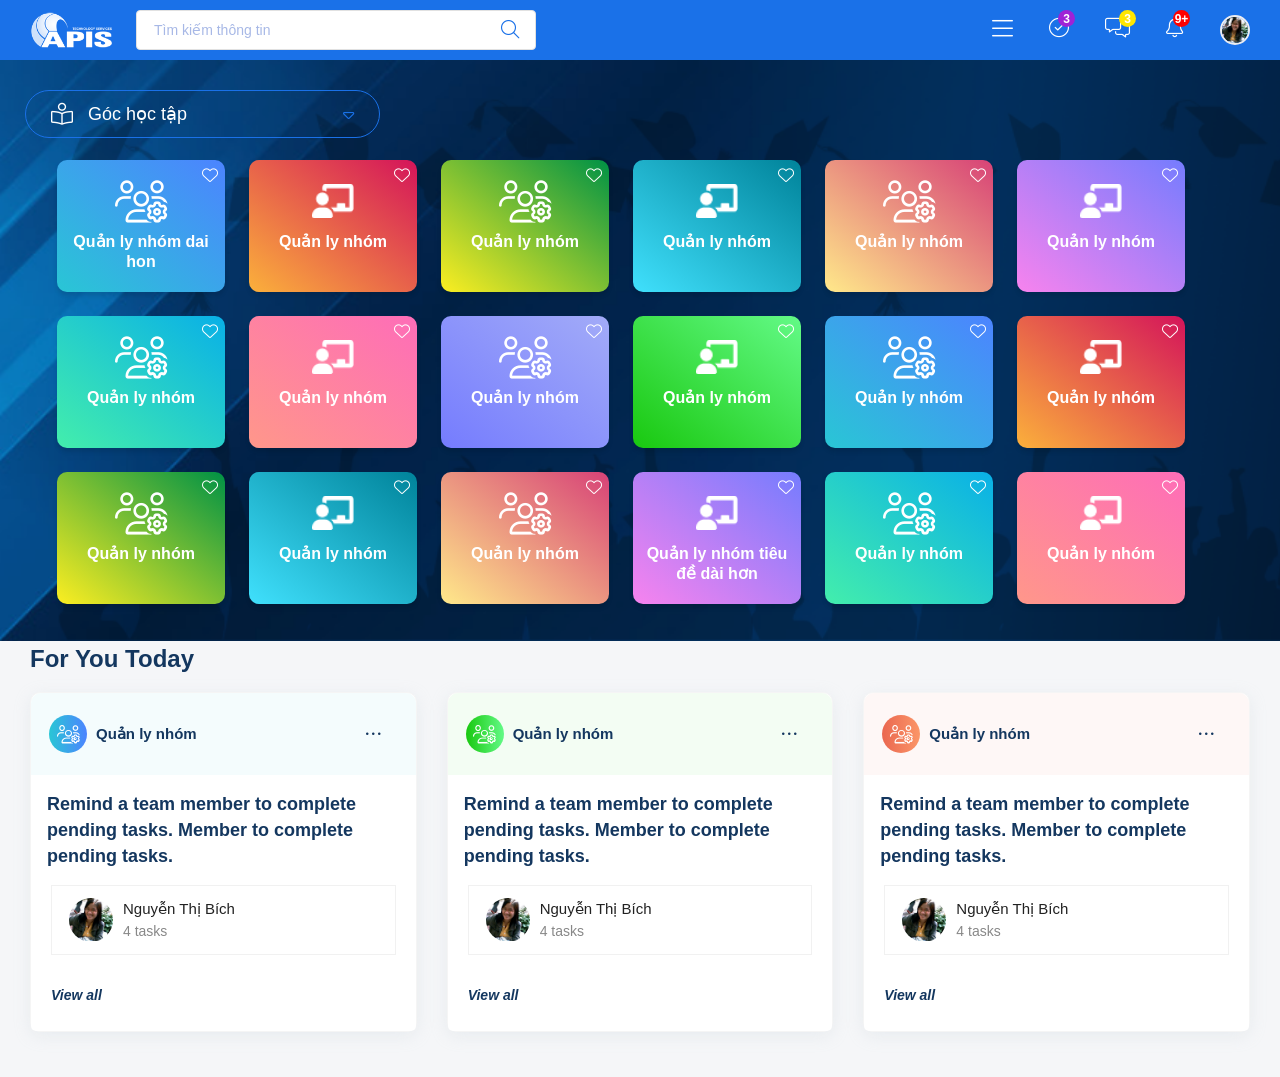
<file: modul-chitiet.html>
<!DOCTYPE html>
<html lang="en">

<head>
    <meta charset="UTF-8">
    <meta name="viewport" content="width=device-width, initial-scale=1.0">
    <title>Modul-chitiet</title>
    <link rel="stylesheet" href="assets/css/styles.css">

</head>

<body>
    <div class="header fixed-top">
        <div class="top-nav ">
            <div class="head-logo">
                <a href="index.html">
                    <img class="logo-icon" src="assets/images/logo/logo-icon.png">
                    <img class="logo-text" src="assets/images/logo/logo-text.png">
                </a>
            </div>
            <div class="head-search-form">
                <div class="head-search-toggle">
                    <i class="fal fa-search"></i>
                </div>
                <div class="head-search-box">
                    <div class="form">
                        <input type="text" class="search-imput" placeholder="Tìm kiếm thông tin">
                        <button class="search-btn">
                            <i class="fal fa-search"></i>
                        </button>
                    </div>
                </div>

            </div>
            <div class="main-menu">
                <ul class="list-unstyled">
                    <li class="item">
                        <a class="menu-link" href="index.html">
                            <i class="fal fa-home"></i>
                            <span>Trang chủ</span>
                        </a>
                    </li>
                    <li class="item">
                        <a class="menu-link" href="dashboard.html">
                            <span>Dashboard</span>
                        </a>
                    </li>
                    <li class="item active">
                        <a class="menu-link" href="modul.html">
                            <span>Modul</span>
                        </a>
                    </li>
                    <li class="item">
                        <a class="menu-link" href="chucnang-cuaban.html">
                            <span>Chức năng của bạn</span>
                        </a>
                    </li>
                    <li class="item">
                        <a class="menu-link" href="tintuc.html">
                            <span>Tin tức</span>
                        </a>
                    </li>
                </ul>
                <div class="menu-toggle">
                    <i class="fal fa-bars"></i>
                </div>
            </div>
            <div class="account-group">
                <div class="dropdown ">
                    <div class="item" data-bs-toggle="dropdown">
                        <i class="fal fa-circle-check"></i>
                        <span>3</span>
                    </div>
                    <ul class="dropdown-menu">
                        <li><a class="dropdown-item" href="#">Action</a></li>
                        <li><a class="dropdown-item" href="#">Another action</a></li>
                        <li><a class="dropdown-item" href="#">Something else here</a></li>
                    </ul>
                </div>
                <div class="dropdown">
                    <div class="item message" data-bs-toggle="dropdown">
                        <i class="fal fa-messages"></i>
                        <span>3</span>
                    </div>
                    <ul class="dropdown-menu">
                        <li><a class="dropdown-item" href="#">Action</a></li>
                        <li><a class="dropdown-item" href="#">Another action</a></li>
                        <li><a class="dropdown-item" href="#">Something else here</a></li>
                    </ul>
                </div>
                <div class="dropdown">
                    <div class="item noti" data-bs-toggle="dropdown">
                        <i class="fal fa-bell"></i>
                        <span>9+</span>
                    </div>
                    <ul class="dropdown-menu">
                        <li><a class="dropdown-item" href="#">Action</a></li>
                        <li><a class="dropdown-item" href="#">Another action</a></li>
                        <li><a class="dropdown-item" href="#">Something else here</a></li>
                    </ul>
                </div>
                <div class="dropdown">
                    <div class="item" data-bs-toggle="dropdown">
                        <img src="assets/images/avatar.jpg" class="avatar">
                    </div>
                    <ul class="dropdown-menu">
                        <li><a class="dropdown-item" href="#">Action</a></li>
                        <li><a class="dropdown-item" href="#">Another action</a></li>
                        <li><a class="dropdown-item" href="#">Something else here</a></li>
                    </ul>
                </div>
            </div>
        </div>
    </div>
    <div class="quick-action">
        <div class="dropdown modul-dropdown">
            <div class="menu-dropdown-select " data-bs-toggle="dropdown" aria-expanded="true">
                <i class="fas fa-book-reader modul-icon"></i>
                <span>Góc học tập</span>
                <i class="fas fa-caret-down dropdown-icon"></i>

            </div>
            <ul class="dropdown-menu ">
                <li>
                    <a class="dropdown-item modul-dropdown-item item-1" href="#">
                        <i class="fas fa-hospital-user"></i>
                        <span>Ký túc xá</span>
                    </a>
                </li>
                <li>
                    <a class="dropdown-item modul-dropdown-item item-2" href="#">
                        <i class="fas fa-hospital-user"></i>
                        <span>Ký túc xá</span>
                    </a>
                </li>
                <li>
                    <a class="dropdown-item modul-dropdown-item item-3" href="#">
                        <i class="fas fa-hospital-user"></i>
                        <span>Ký túc xá</span>
                    </a>
                </li>
                <li>
                    <a class="dropdown-item modul-dropdown-item item-4" href="#">
                        <i class="fas fa-hospital-user"></i>
                        <span>Ký túc xá</span>
                    </a>
                </li>
                <li>
                    <a class="dropdown-item modul-dropdown-item item-5" href="#">
                        <i class="fas fa-hospital-user"></i>
                        <span>Ký túc xá</span>
                    </a>
                </li>

            </ul>
        </div>
        <div class="action-group">
            <div class="item">
                <div class="pinned">
                    <i class="fa-solid fa-heart"></i>
                    <div class="alert">Bỏ yêu thích</div>
                </div>
                <a href="chucnang.html" class="action-box feature-box">
                    <div class="icon">
                        <i class="fas fa-users-gear"></i>
                    </div>
                    <div class="modul-name">
                        Quản ly nhóm dai hon
                    </div>
                </a>
            </div>
            <div class="item">
                <div class="pinned">
                    <i class="fa-light fa-heart"></i>
                    <div class="alert">Yêu thích</div>
                </div>
                <a href="chucnang.html" class="action-box feature-box">
                    <div class="icon">
                        <img src="assets/images/icons/feature/chalkboard-user 1.png">
                    </div>
                    <div class="modul-name">
                        Quản ly nhóm
                    </div>
                </a>
            </div>
            <div class="item">
                <div class="pinned">
                    <i class="fa-solid fa-heart"></i>
                    <div class="alert">Bỏ yêu thích</div>
                </div>
                <a href="chucnang.html" class="action-box feature-box">
                    <div class="icon">
                        <i class="fas fa-users-gear"></i>
                    </div>
                    <div class="modul-name">
                        Quản ly nhóm
                    </div>
                </a>
            </div>
            <div class="item">
                <div class="pinned">
                    <i class="fa-light fa-heart"></i>
                    <div class="alert">Yêu thích</div>
                </div>
                <a href="chucnang.html" class="action-box feature-box">
                    <div class="icon">
                        <img src="assets/images/icons/feature/chalkboard-user 1.png">
                    </div>
                    <div class="modul-name">
                        Quản ly nhóm
                    </div>
                </a>
            </div>
            <div class="item">
                <div class="pinned">
                    <i class="fa-solid fa-heart"></i>
                    <div class="alert">Bỏ yêu thích</div>
                </div>
                <a href="chucnang.html" class="action-box feature-box">
                    <div class="icon">
                        <i class="fas fa-users-gear"></i>
                    </div>
                    <div class="modul-name">
                        Quản ly nhóm
                    </div>
                </a>
            </div>
            <div class="item">
                <div class="pinned">
                    <i class="fa-light fa-heart"></i>
                    <div class="alert">Yêu thích</div>
                </div>
                <a href="chucnang.html" class="action-box feature-box">
                    <div class="icon">
                        <img src="assets/images/icons/feature/chalkboard-user 1.png">
                    </div>
                    <div class="modul-name">
                        Quản ly nhóm
                    </div>
                </a>
            </div>
            <div class="item">
                <div class="pinned">
                    <i class="fa-solid fa-heart"></i>
                    <div class="alert">Bỏ yêu thích</div>
                </div>
                <a href="chucnang.html" class="action-box feature-box">
                    <div class="icon">
                        <i class="fas fa-users-gear"></i>
                    </div>
                    <div class="modul-name">
                        Quản ly nhóm
                    </div>
                </a>
            </div>
            <div class="item">
                <div class="pinned">
                    <i class="fa-light fa-heart"></i>
                    <div class="alert">Yêu thích</div>
                </div>
                <a href="chucnang.html" class="action-box feature-box">
                    <div class="icon">
                        <img src="assets/images/icons/feature/chalkboard-user 1.png">
                    </div>
                    <div class="modul-name">
                        Quản ly nhóm
                    </div>
                </a>
            </div>
            <div class="item">
                <div class="pinned">
                    <i class="fa-solid fa-heart"></i>
                    <div class="alert">Bỏ yêu thích</div>
                </div>
                <a href="chucnang.html" class="action-box feature-box">
                    <div class="icon">
                        <i class="fas fa-users-gear"></i>
                    </div>
                    <div class="modul-name">
                        Quản ly nhóm
                    </div>
                </a>
            </div>
            <div class="item">
                <div class="pinned">
                    <i class="fa-light fa-heart"></i>
                    <div class="alert">Yêu thích</div>
                </div>
                <a href="chucnang.html" class="action-box feature-box">
                    <div class="icon">
                        <img src="assets/images/icons/feature/chalkboard-user 1.png">
                    </div>
                    <div class="modul-name">
                        Quản ly nhóm
                    </div>
                </a>
            </div>
            <div class="item">
                <div class="pinned">
                    <i class="fa-solid fa-heart"></i>
                    <div class="alert">Bỏ yêu thích</div>
                </div>
                <a href="chucnang.html" class="action-box feature-box">
                    <div class="icon">
                        <i class="fas fa-users-gear"></i>
                    </div>
                    <div class="modul-name">
                        Quản ly nhóm
                    </div>
                </a>
            </div>
            <div class="item">
                <div class="pinned">
                    <i class="fa-light fa-heart"></i>
                    <div class="alert">Yêu thích</div>
                </div>
                <a href="chucnang.html" class="action-box feature-box">
                    <div class="icon">
                        <img src="assets/images/icons/feature/chalkboard-user 1.png">
                    </div>
                    <div class="modul-name">
                        Quản ly nhóm
                    </div>
                </a>
            </div>
            <div class="item">
                <div class="pinned">
                    <i class="fa-solid fa-heart"></i>
                    <div class="alert">Bỏ yêu thích</div>
                </div>
                <a href="chucnang.html" class="action-box feature-box">
                    <div class="icon">
                        <i class="fas fa-users-gear"></i>
                    </div>
                    <div class="modul-name">
                        Quản ly nhóm
                    </div>
                </a>
            </div>
            <div class="item">
                <div class="pinned">
                    <i class="fa-light fa-heart"></i>
                    <div class="alert">Yêu thích</div>
                </div>
                <a href="chucnang.html" class="action-box feature-box">
                    <div class="icon">
                        <img src="assets/images/icons/feature/chalkboard-user 1.png">
                    </div>
                    <div class="modul-name">
                        Quản ly nhóm
                    </div>
                </a>
            </div>
            <div class="item">
                <div class="pinned">
                    <i class="fa-solid fa-heart"></i>
                    <div class="alert">Bỏ yêu thích</div>
                </div>
                <a href="chucnang.html" class="action-box feature-box">
                    <div class="icon">
                        <i class="fas fa-users-gear"></i>
                    </div>
                    <div class="modul-name">
                        Quản ly nhóm
                    </div>
                </a>
            </div>
            <div class="item">
                <div class="pinned">
                    <i class="fa-light fa-heart"></i>
                    <div class="alert">Yêu thích</div>
                </div>
                <a href="chucnang.html" class="action-box feature-box">
                    <div class="icon">
                        <img src="assets/images/icons/feature/chalkboard-user 1.png">
                    </div>
                    <div class="modul-name">
                        Quản ly nhóm tiêu đề dài hơn
                    </div>
                </a>
            </div>
            <div class="item">
                <div class="pinned">
                    <i class="fa-solid fa-heart"></i>
                    <div class="alert">Bỏ yêu thích</div>
                </div>
                <a href="chucnang.html" class="action-box feature-box">
                    <div class="icon">
                        <i class="fas fa-users-gear"></i>
                    </div>
                    <div class="modul-name">
                        Quản ly nhóm
                    </div>
                </a>
            </div>
            <div class="item">
                <div class="pinned">
                    <i class="fa-light fa-heart"></i>
                    <div class="alert">Yêu thích</div>
                </div>
                <a href="chucnang.html" class="action-box feature-box">
                    <div class="icon">
                        <img src="assets/images/icons/feature/chalkboard-user 1.png">
                    </div>
                    <div class="modul-name">
                        Quản ly nhóm
                    </div>
                </a>
            </div>
        </div>
    </div>
    <div class="for-u-today">
        <div class="title-main">
            For you today
        </div>
        <div class="today-group">
            <div class="item">
                <div class="card today-card today-card-1">
                    <div class="card-header">
                        <div class="title">
                            <div class="icon">
                                <i class="fas fa-users-gear"></i>
                            </div>
                            <div class="modul-name">
                                Quản ly nhóm
                            </div>
                        </div>
                        <div class="dropdown">
                            <div class="item" data-bs-toggle="dropdown">
                                <i class="fal fa-ellipsis"></i>
                            </div>
                            <ul class="dropdown-menu">
                                <li><a class="dropdown-item" href="#">Action</a></li>
                                <li><a class="dropdown-item" href="#">Another action</a></li>
                                <li><a class="dropdown-item" href="#">Something else here</a></li>
                            </ul>
                        </div>
                    </div>
                    <div class="card-body">
                        Remind a team member to complete pending tasks. Member to complete pending tasks.
                    </div>
                    <div class="card-footer">
                        <div class="user-info">
                            <div class="avatar">
                                <img src="assets/images/avatar.jpg">
                            </div>
                            <div>
                                <div class="name">Nguyễn Thị Bích</div>
                                <div class="task-count">4 tasks</div>
                            </div>
                        </div>
                        <a href="#" class="view-all">View all</a>
                    </div>

                </div>
            </div>
            <div class="item">
                <div class="card today-card today-card-2">
                    <div class="card-header">
                        <div class="title">
                            <div class="icon">
                                <i class="fas fa-users-gear"></i>
                            </div>
                            <div class="modul-name">
                                Quản ly nhóm
                            </div>
                        </div>
                        <div class="dropdown">
                            <div class="item" data-bs-toggle="dropdown">
                                <i class="fal fa-ellipsis"></i>
                            </div>
                            <ul class="dropdown-menu">
                                <li><a class="dropdown-item" href="#">Action</a></li>
                                <li><a class="dropdown-item" href="#">Another action</a></li>
                                <li><a class="dropdown-item" href="#">Something else here</a></li>
                            </ul>
                        </div>
                    </div>
                    <div class="card-body">
                        Remind a team member to complete pending tasks. Member to complete pending tasks.
                    </div>
                    <div class="card-footer">
                        <div class="user-info">
                            <div class="avatar">
                                <img src="assets/images/avatar.jpg">
                            </div>
                            <div>
                                <div class="name">Nguyễn Thị Bích</div>
                                <div class="task-count">4 tasks</div>
                            </div>
                        </div>
                        <a href="#" class="view-all">View all</a>
                    </div>

                </div>
            </div>
            <div class="item">
                <div class="card today-card today-card-3">
                    <div class="card-header">
                        <div class="title">
                            <div class="icon">
                                <i class="fas fa-users-gear"></i>
                            </div>
                            <div class="modul-name">
                                Quản ly nhóm
                            </div>
                        </div>
                        <div class="dropdown">
                            <div class="item" data-bs-toggle="dropdown">
                                <i class="fal fa-ellipsis"></i>
                            </div>
                            <ul class="dropdown-menu">
                                <li><a class="dropdown-item" href="#">Action</a></li>
                                <li><a class="dropdown-item" href="#">Another action</a></li>
                                <li><a class="dropdown-item" href="#">Something else here</a></li>
                            </ul>
                        </div>
                    </div>
                    <div class="card-body">
                        Remind a team member to complete pending tasks. Member to complete pending tasks.
                    </div>
                    <div class="card-footer">
                        <div class="user-info">
                            <div class="avatar">
                                <img src="assets/images/avatar.jpg">
                            </div>
                            <div>
                                <div class="name">Nguyễn Thị Bích</div>
                                <div class="task-count">4 tasks</div>
                            </div>
                        </div>
                        <a href="#" class="view-all">View all</a>
                    </div>

                </div>
            </div>
        </div>

    </div>

    <!-- JS -->
    <script src="assets/bootstrap-5.3.2/js/bootstrap.bundle.js"></script>
    <script src="assets/swiper-slide/swiper-bundle.min.js"></script>
    <script src="assets/js/jquery-3.7.1.min.js"></script>
    <script src="assets/js/customs.js"></script>
</body>

</html>
</file>
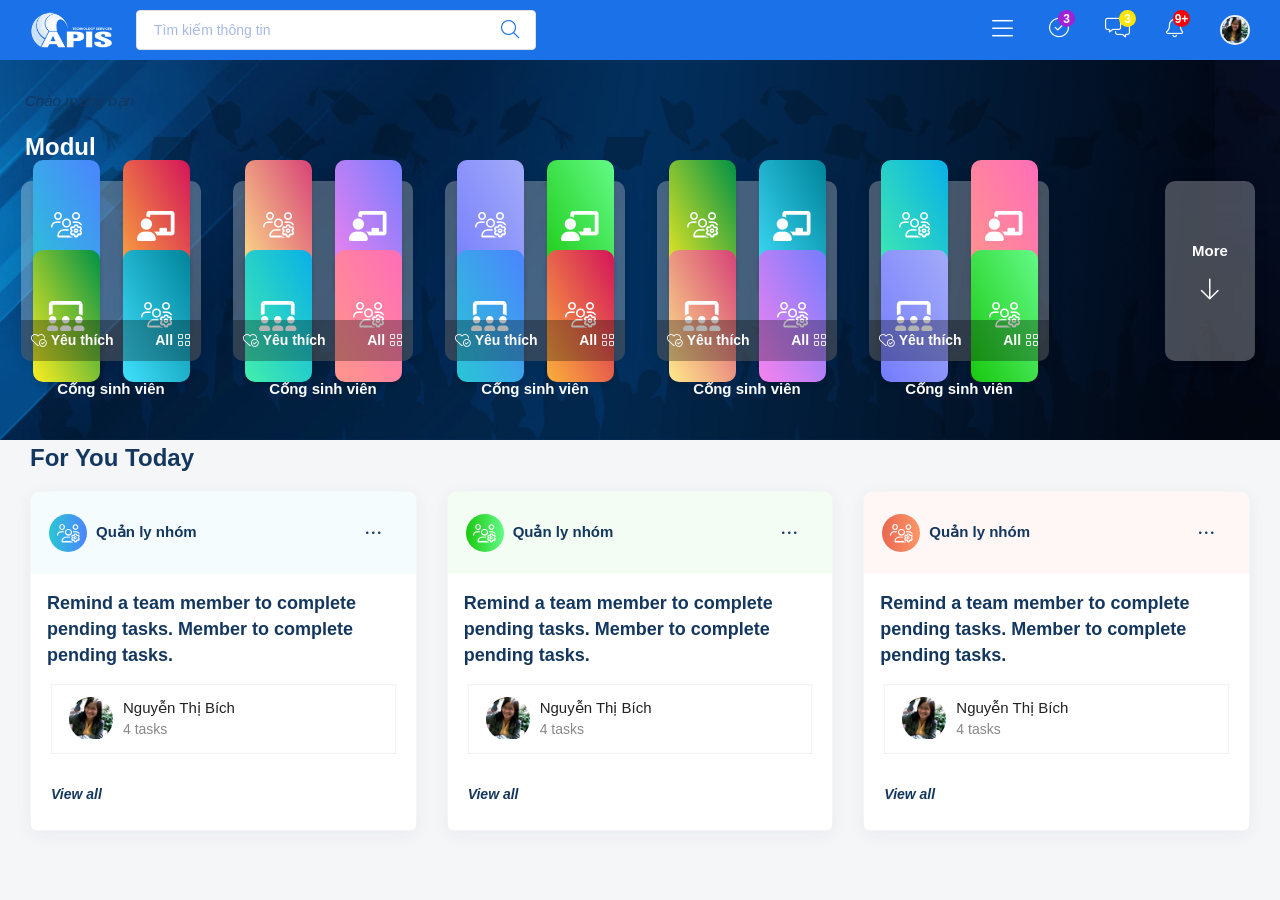
<file: modul-popup.html>
<!DOCTYPE html>
<html lang="en">

<head>
    <meta charset="UTF-8">
    <meta name="viewport" content="width=device-width, initial-scale=1.0">
    <title>Modul</title>
    <link rel="stylesheet" href="assets/css/styles.css">

</head>

<body>
    <div class="header fixed-top">
        <div class="top-nav ">
            <div class="head-logo">
                <a href="index.html">
                    <img class="logo-icon" src="assets/images/logo/logo-icon.png">
                    <img class="logo-text" src="assets/images/logo/logo-text.png">
                </a>
            </div>
            <div class="head-search-form">
                <div class="head-search-toggle">
                    <i class="fal fa-search"></i>
                </div>
                <div class="head-search-box">
                    <div class="form">
                        <input type="text" class="search-imput" placeholder="Tìm kiếm thông tin">
                        <button class="search-btn">
                            <i class="fal fa-search"></i>
                        </button>
                    </div>
                </div>

            </div>
            <div class="main-menu">
                <ul class="list-unstyled">
                    <li class="item ">
                        <a class="menu-link" href="index.html">
                            <i class="fal fa-home"></i>
                            <span>Trang chủ</span>
                        </a>
                    </li>
                    <li class="item ">
                        <a class="menu-link" href="dashboard.html">
                            <span>Dashboard</span>
                        </a>
                    </li>
                    <li class="item active">
                        <a class="menu-link" href="modul.html">
                            <span>Modul</span>
                        </a>
                    </li>
                    <li class="item">
                        <a class="menu-link" href="chucnang-cuaban.html">
                            <span>Chức năng của bạn</span>
                        </a>
                    </li>
                    <li class="item">
                        <a class="menu-link" href="tintuc.html">
                            <span>Tin tức</span>
                        </a>
                    </li>
                </ul>
                <div class="menu-toggle">
                    <i class="fal fa-bars"></i>
                </div>
            </div>
            <div class="account-group">
                <div class="dropdown ">
                    <div class="item" data-bs-toggle="dropdown">
                        <i class="fal fa-circle-check"></i>
                        <span>3</span>
                    </div>
                    <ul class="dropdown-menu">
                        <li><a class="dropdown-item" href="#">Action</a></li>
                        <li><a class="dropdown-item" href="#">Another action</a></li>
                        <li><a class="dropdown-item" href="#">Something else here</a></li>
                    </ul>
                </div>
                <div class="dropdown">
                    <div class="item message" data-bs-toggle="dropdown">
                        <i class="fal fa-messages"></i>
                        <span>3</span>
                    </div>
                    <ul class="dropdown-menu">
                        <li><a class="dropdown-item" href="#">Action</a></li>
                        <li><a class="dropdown-item" href="#">Another action</a></li>
                        <li><a class="dropdown-item" href="#">Something else here</a></li>
                    </ul>
                </div>
                <div class="dropdown">
                    <div class="item noti" data-bs-toggle="dropdown">
                        <i class="fal fa-bell"></i>
                        <span>9+</span>
                    </div>
                    <ul class="dropdown-menu">
                        <li><a class="dropdown-item" href="#">Action</a></li>
                        <li><a class="dropdown-item" href="#">Another action</a></li>
                        <li><a class="dropdown-item" href="#">Something else here</a></li>
                    </ul>
                </div>
                <div class="dropdown">
                    <div class="item" data-bs-toggle="dropdown">
                        <img src="assets/images/avatar.jpg" class="avatar">
                    </div>
                    <ul class="dropdown-menu">
                        <li><a class="dropdown-item" href="#">Action</a></li>
                        <li><a class="dropdown-item" href="#">Another action</a></li>
                        <li><a class="dropdown-item" href="#">Something else here</a></li>
                    </ul>
                </div>
            </div>
        </div>
    </div>
    <div class="quick-action">
        <div class="welcome">Chào mừng bạn</div>
        <div class="quick-acction-title">Modul</div>
        <div class="modul-v2">
            <div class="modul-wrap">
                <div class="modul-list">
                    <div class="modul-item">
                        <div class="item-box">
                            <div class="feature-list">
                                <div class="feature-item">
                                    <a href="chucnang.html" class=" feature-box" title="Chức n" data-bg="3">
                                        <div class="icon">
                                            <i class="fas fa-users-gear"></i>
                                        </div>
                                    </a>
                                </div>
                                <div class="feature-item">
                                    <a href="chucnang.html" class=" feature-box" title="Chức n" data-bg="3">
                                        <div class="icon">
                                            <img src="assets/images/icons/feature/chalkboard-user 1.png">
                                        </div>
                                    </a>
                                </div>
                                <div class="feature-item">
                                    <a href="chucnang.html" class=" feature-box" title="Chức n" data-bg="3">
                                        <div class="icon">
                                            <img src="assets/images/icons/feature/Vector.svg">

                                        </div>
                                    </a>
                                </div>
                                <div class="feature-item">
                                    <a href="chucnang.html" class=" feature-box" title="Chức n" data-bg="3">
                                        <div class="icon">
                                            <i class="fas fa-users-gear"></i>
                                        </div>
                                    </a>
                                </div>
                            </div>
                            <div class="forreign-links">
                                <a href="#favorite" data-bs-toggle="modal" class="favorite-link">
                                    <i class="fa-solid fa-heart-circle-check"></i>
                                    <span>Yêu thích</span>
                                </a>
                                <a href="#modul_category" data-bs-toggle="modal" class="feature-all-link">
                                    <span>All</span>
                                    <i class="fa-solid fa-grid-2"></i>

                                </a>
                            </div>


                        </div>
                        <div class="modul-name">Cổng sinh viên</div>

                    </div>
                    <div class="modul-item">
                        <div class="item-box">
                            <div class="feature-list">
                                <div class="feature-item">
                                    <a href="chucnang.html" class=" feature-box" title="Chức n" data-bg="3">
                                        <div class="icon">
                                            <i class="fas fa-users-gear"></i>
                                        </div>
                                    </a>
                                </div>
                                <div class="feature-item">
                                    <a href="chucnang.html" class=" feature-box" title="Chức n" data-bg="3">
                                        <div class="icon">
                                            <img src="assets/images/icons/feature/chalkboard-user 1.png">
                                        </div>
                                    </a>
                                </div>
                                <div class="feature-item">
                                    <a href="chucnang.html" class=" feature-box" title="Chức n" data-bg="3">
                                        <div class="icon">
                                            <img src="assets/images/icons/feature/Vector.svg">

                                        </div>
                                    </a>
                                </div>
                                <div class="feature-item">
                                    <a href="chucnang.html" class=" feature-box" title="Chức n" data-bg="3">
                                        <div class="icon">
                                            <i class="fas fa-users-gear"></i>
                                        </div>
                                    </a>
                                </div>
                            </div>
                            <div class="forreign-links">
                                <a href="#favorite" data-bs-toggle="modal" class="favorite-link">
                                    <i class="fa-solid fa-heart-circle-check"></i>
                                    <span>Yêu thích</span>
                                </a>
                                <a href="#modul_category" data-bs-toggle="modal" class="feature-all-link">
                                    <span>All</span>
                                    <i class="fa-solid fa-grid-2"></i>

                                </a>
                            </div>


                        </div>
                        <div class="modul-name">Cổng sinh viên</div>

                    </div>
                    <div class="modul-item">
                        <div class="item-box">
                            <div class="feature-list">
                                <div class="feature-item">
                                    <a href="chucnang.html" class=" feature-box" title="Chức n" data-bg="3">
                                        <div class="icon">
                                            <i class="fas fa-users-gear"></i>
                                        </div>
                                    </a>
                                </div>
                                <div class="feature-item">
                                    <a href="chucnang.html" class=" feature-box" title="Chức n" data-bg="3">
                                        <div class="icon">
                                            <img src="assets/images/icons/feature/chalkboard-user 1.png">
                                        </div>
                                    </a>
                                </div>
                                <div class="feature-item">
                                    <a href="chucnang.html" class=" feature-box" title="Chức n" data-bg="3">
                                        <div class="icon">
                                            <img src="assets/images/icons/feature/Vector.svg">

                                        </div>
                                    </a>
                                </div>
                                <div class="feature-item">
                                    <a href="chucnang.html" class=" feature-box" title="Chức n" data-bg="3">
                                        <div class="icon">
                                            <i class="fas fa-users-gear"></i>
                                        </div>
                                    </a>
                                </div>
                            </div>
                            <div class="forreign-links">
                                <a href="#favorite" data-bs-toggle="modal" class="favorite-link">
                                    <i class="fa-solid fa-heart-circle-check"></i>
                                    <span>Yêu thích</span>
                                </a>
                                <a href="#modul_category" data-bs-toggle="modal" class="feature-all-link">
                                    <span>All</span>
                                    <i class="fa-solid fa-grid-2"></i>

                                </a>
                            </div>


                        </div>
                        <div class="modul-name">Cổng sinh viên</div>

                    </div>
                    <div class="modul-item">
                        <div class="item-box">
                            <div class="feature-list">
                                <div class="feature-item">
                                    <a href="chucnang.html" class=" feature-box" title="Chức n" data-bg="3">
                                        <div class="icon">
                                            <i class="fas fa-users-gear"></i>
                                        </div>
                                    </a>
                                </div>
                                <div class="feature-item">
                                    <a href="chucnang.html" class=" feature-box" title="Chức n" data-bg="3">
                                        <div class="icon">
                                            <img src="assets/images/icons/feature/chalkboard-user 1.png">
                                        </div>
                                    </a>
                                </div>
                                <div class="feature-item">
                                    <a href="chucnang.html" class=" feature-box" title="Chức n" data-bg="3">
                                        <div class="icon">
                                            <img src="assets/images/icons/feature/Vector.svg">

                                        </div>
                                    </a>
                                </div>
                                <div class="feature-item">
                                    <a href="chucnang.html" class=" feature-box" title="Chức n" data-bg="3">
                                        <div class="icon">
                                            <i class="fas fa-users-gear"></i>
                                        </div>
                                    </a>
                                </div>
                            </div>
                            <div class="forreign-links">
                                <a href="#favorite" data-bs-toggle="modal" class="favorite-link">
                                    <i class="fa-solid fa-heart-circle-check"></i>
                                    <span>Yêu thích</span>
                                </a>
                                <a href="#modul_category" data-bs-toggle="modal" class="feature-all-link">
                                    <span>All</span>
                                    <i class="fa-solid fa-grid-2"></i>

                                </a>
                            </div>


                        </div>
                        <div class="modul-name">Cổng sinh viên</div>

                    </div>
                    <div class="modul-item">
                        <div class="item-box">
                            <div class="feature-list">
                                <div class="feature-item">
                                    <a href="chucnang.html" class=" feature-box" title="Chức n" data-bg="3">
                                        <div class="icon">
                                            <i class="fas fa-users-gear"></i>
                                        </div>
                                    </a>
                                </div>
                                <div class="feature-item">
                                    <a href="chucnang.html" class=" feature-box" title="Chức n" data-bg="3">
                                        <div class="icon">
                                            <img src="assets/images/icons/feature/chalkboard-user 1.png">
                                        </div>
                                    </a>
                                </div>
                                <div class="feature-item">
                                    <a href="chucnang.html" class=" feature-box" title="Chức n" data-bg="3">
                                        <div class="icon">
                                            <img src="assets/images/icons/feature/Vector.svg">

                                        </div>
                                    </a>
                                </div>
                                <div class="feature-item">
                                    <a href="chucnang.html" class=" feature-box" title="Chức n" data-bg="3">
                                        <div class="icon">
                                            <i class="fas fa-users-gear"></i>
                                        </div>
                                    </a>
                                </div>
                            </div>
                            <div class="forreign-links">
                                <a href="#favorite" data-bs-toggle="modal" class="favorite-link">
                                    <i class="fa-solid fa-heart-circle-check"></i>
                                    <span>Yêu thích</span>
                                </a>
                                <a href="#modul_category" data-bs-toggle="modal" class="feature-all-link">
                                    <span>All</span>
                                    <i class="fa-solid fa-grid-2"></i>

                                </a>
                            </div>


                        </div>
                        <div class="modul-name">Cổng sinh viên</div>

                    </div>
                    <div class="modul-item">
                        <div class="item-box">
                            <div class="feature-list">
                                <div class="feature-item">
                                    <a href="chucnang.html" class=" feature-box" title="Chức n" data-bg="3">
                                        <div class="icon">
                                            <i class="fas fa-users-gear"></i>
                                        </div>
                                    </a>
                                </div>
                                <div class="feature-item">
                                    <a href="chucnang.html" class=" feature-box" title="Chức n" data-bg="3">
                                        <div class="icon">
                                            <img src="assets/images/icons/feature/chalkboard-user 1.png">
                                        </div>
                                    </a>
                                </div>
                                <div class="feature-item">
                                    <a href="chucnang.html" class=" feature-box" title="Chức n" data-bg="3">
                                        <div class="icon">
                                            <img src="assets/images/icons/feature/Vector.svg">

                                        </div>
                                    </a>
                                </div>
                                <div class="feature-item">
                                    <a href="chucnang.html" class=" feature-box" title="Chức n" data-bg="3">
                                        <div class="icon">
                                            <i class="fas fa-users-gear"></i>
                                        </div>
                                    </a>
                                </div>
                            </div>
                            <div class="forreign-links">
                                <a href="#favorite" data-bs-toggle="modal" class="favorite-link">
                                    <i class="fa-solid fa-heart-circle-check"></i>
                                    <span>Yêu thích</span>
                                </a>
                                <a href="#modul_category" data-bs-toggle="modal" class="feature-all-link">
                                    <span>All</span>
                                    <i class="fa-solid fa-grid-2"></i>

                                </a>
                            </div>


                        </div>
                        <div class="modul-name">Cổng sinh viên</div>

                    </div>
                    <div class="modul-item">
                        <div class="item-box">
                            <div class="feature-list">
                                <div class="feature-item">
                                    <a href="chucnang.html" class=" feature-box" title="Chức n" data-bg="3">
                                        <div class="icon">
                                            <i class="fas fa-users-gear"></i>
                                        </div>
                                    </a>
                                </div>
                                <div class="feature-item">
                                    <a href="chucnang.html" class=" feature-box" title="Chức n" data-bg="3">
                                        <div class="icon">
                                            <img src="assets/images/icons/feature/chalkboard-user 1.png">
                                        </div>
                                    </a>
                                </div>
                                <div class="feature-item">
                                    <a href="chucnang.html" class=" feature-box" title="Chức n" data-bg="3">
                                        <div class="icon">
                                            <img src="assets/images/icons/feature/Vector.svg">

                                        </div>
                                    </a>
                                </div>
                                <div class="feature-item">
                                    <a href="chucnang.html" class=" feature-box" title="Chức n" data-bg="3">
                                        <div class="icon">
                                            <i class="fas fa-users-gear"></i>
                                        </div>
                                    </a>
                                </div>
                            </div>
                            <div class="forreign-links">
                                <a href="#favorite" data-bs-toggle="modal" class="favorite-link">
                                    <i class="fa-solid fa-heart-circle-check"></i>
                                    <span>Yêu thích</span>
                                </a>
                                <a href="#modul_category" data-bs-toggle="modal" class="feature-all-link">
                                    <span>All</span>
                                    <i class="fa-solid fa-grid-2"></i>

                                </a>
                            </div>


                        </div>
                        <div class="modul-name">Cổng sinh viên</div>

                    </div>
                    <div class="modul-item">
                        <div class="item-box">
                            <div class="feature-list">
                                <div class="feature-item">
                                    <a href="chucnang.html" class=" feature-box" title="Chức n" data-bg="3">
                                        <div class="icon">
                                            <i class="fas fa-users-gear"></i>
                                        </div>
                                    </a>
                                </div>
                                <div class="feature-item">
                                    <a href="chucnang.html" class=" feature-box" title="Chức n" data-bg="3">
                                        <div class="icon">
                                            <img src="assets/images/icons/feature/chalkboard-user 1.png">
                                        </div>
                                    </a>
                                </div>
                                <div class="feature-item">
                                    <a href="chucnang.html" class=" feature-box" title="Chức n" data-bg="3">
                                        <div class="icon">
                                            <img src="assets/images/icons/feature/Vector.svg">

                                        </div>
                                    </a>
                                </div>
                                <div class="feature-item">
                                    <a href="chucnang.html" class=" feature-box" title="Chức n" data-bg="3">
                                        <div class="icon">
                                            <i class="fas fa-users-gear"></i>
                                        </div>
                                    </a>
                                </div>
                            </div>
                            <div class="forreign-links">
                                <a href="#favorite" data-bs-toggle="modal" class="favorite-link">
                                    <i class="fa-solid fa-heart-circle-check"></i>
                                    <span>Yêu thích</span>
                                </a>
                                <a href="#modul_category" data-bs-toggle="modal" class="feature-all-link">
                                    <span>All</span>
                                    <i class="fa-solid fa-grid-2"></i>

                                </a>
                            </div>


                        </div>
                        <div class="modul-name">Cổng sinh viên</div>

                    </div>
                    <div class="modul-item">
                        <div class="item-box">
                            <div class="feature-list">
                                <div class="feature-item">
                                    <a href="chucnang.html" class=" feature-box" title="Chức n" data-bg="3">
                                        <div class="icon">
                                            <i class="fas fa-users-gear"></i>
                                        </div>
                                    </a>
                                </div>
                                <div class="feature-item">
                                    <a href="chucnang.html" class=" feature-box" title="Chức n" data-bg="3">
                                        <div class="icon">
                                            <img src="assets/images/icons/feature/chalkboard-user 1.png">
                                        </div>
                                    </a>
                                </div>
                                <div class="feature-item">
                                    <a href="chucnang.html" class=" feature-box" title="Chức n" data-bg="3">
                                        <div class="icon">
                                            <img src="assets/images/icons/feature/Vector.svg">

                                        </div>
                                    </a>
                                </div>
                                <div class="feature-item">
                                    <a href="chucnang.html" class=" feature-box" title="Chức n" data-bg="3">
                                        <div class="icon">
                                            <i class="fas fa-users-gear"></i>
                                        </div>
                                    </a>
                                </div>
                            </div>
                            <div class="forreign-links">
                                <a href="#favorite" data-bs-toggle="modal" class="favorite-link">
                                    <i class="fa-solid fa-heart-circle-check"></i>
                                    <span>Yêu thích</span>
                                </a>
                                <a href="#modul_category" data-bs-toggle="modal" class="feature-all-link">
                                    <span>All</span>
                                    <i class="fa-solid fa-grid-2"></i>

                                </a>
                            </div>


                        </div>
                        <div class="modul-name">Cổng sinh viên</div>

                    </div>
                    <div class="modul-item">
                        <div class="item-box">
                            <div class="feature-list">
                                <div class="feature-item">
                                    <a href="chucnang.html" class=" feature-box" title="Chức n" data-bg="3">
                                        <div class="icon">
                                            <i class="fas fa-users-gear"></i>
                                        </div>
                                    </a>
                                </div>
                                <div class="feature-item">
                                    <a href="chucnang.html" class=" feature-box" title="Chức n" data-bg="3">
                                        <div class="icon">
                                            <img src="assets/images/icons/feature/chalkboard-user 1.png">
                                        </div>
                                    </a>
                                </div>
                                <div class="feature-item">
                                    <a href="chucnang.html" class=" feature-box" title="Chức n" data-bg="3">
                                        <div class="icon">
                                            <img src="assets/images/icons/feature/Vector.svg">

                                        </div>
                                    </a>
                                </div>
                                <div class="feature-item">
                                    <a href="chucnang.html" class=" feature-box" title="Chức n" data-bg="3">
                                        <div class="icon">
                                            <i class="fas fa-users-gear"></i>
                                        </div>
                                    </a>
                                </div>
                            </div>
                            <div class="forreign-links">
                                <a href="#favorite" data-bs-toggle="modal" class="favorite-link">
                                    <i class="fa-solid fa-heart-circle-check"></i>
                                    <span>Yêu thích</span>
                                </a>
                                <a href="#modul_category" data-bs-toggle="modal" class="feature-all-link">
                                    <span>All</span>
                                    <i class="fa-solid fa-grid-2"></i>

                                </a>
                            </div>


                        </div>
                        <div class="modul-name">Cổng sinh viên</div>

                    </div>
                    <div class="modul-item">
                        <div class="item-box">
                            <div class="feature-list">
                                <div class="feature-item">
                                    <a href="chucnang.html" class=" feature-box" title="Chức n" data-bg="3">
                                        <div class="icon">
                                            <i class="fas fa-users-gear"></i>
                                        </div>
                                    </a>
                                </div>
                                <div class="feature-item">
                                    <a href="chucnang.html" class=" feature-box" title="Chức n" data-bg="3">
                                        <div class="icon">
                                            <img src="assets/images/icons/feature/chalkboard-user 1.png">
                                        </div>
                                    </a>
                                </div>
                                <div class="feature-item">
                                    <a href="chucnang.html" class=" feature-box" title="Chức n" data-bg="3">
                                        <div class="icon">
                                            <img src="assets/images/icons/feature/Vector.svg">

                                        </div>
                                    </a>
                                </div>
                                <div class="feature-item">
                                    <a href="chucnang.html" class=" feature-box" title="Chức n" data-bg="3">
                                        <div class="icon">
                                            <i class="fas fa-users-gear"></i>
                                        </div>
                                    </a>
                                </div>
                            </div>
                            <div class="forreign-links">
                                <a href="#favorite" data-bs-toggle="modal" class="favorite-link">
                                    <i class="fa-solid fa-heart-circle-check"></i>
                                    <span>Yêu thích</span>
                                </a>
                                <a href="#modul_category" data-bs-toggle="modal" class="feature-all-link">
                                    <span>All</span>
                                    <i class="fa-solid fa-grid-2"></i>

                                </a>
                            </div>


                        </div>
                        <div class="modul-name">Cổng sinh viên</div>

                    </div>
                    <div class="modul-item">
                        <div class="item-box">
                            <div class="feature-list">
                                <div class="feature-item">
                                    <a href="chucnang.html" class=" feature-box" title="Chức n" data-bg="3">
                                        <div class="icon">
                                            <i class="fas fa-users-gear"></i>
                                        </div>
                                    </a>
                                </div>
                                <div class="feature-item">
                                    <a href="chucnang.html" class=" feature-box" title="Chức n" data-bg="3">
                                        <div class="icon">
                                            <img src="assets/images/icons/feature/chalkboard-user 1.png">
                                        </div>
                                    </a>
                                </div>
                                <div class="feature-item">
                                    <a href="chucnang.html" class=" feature-box" title="Chức n" data-bg="3">
                                        <div class="icon">
                                            <img src="assets/images/icons/feature/Vector.svg">

                                        </div>
                                    </a>
                                </div>
                                <div class="feature-item">
                                    <a href="chucnang.html" class=" feature-box" title="Chức n" data-bg="3">
                                        <div class="icon">
                                            <i class="fas fa-users-gear"></i>
                                        </div>
                                    </a>
                                </div>
                            </div>
                            <div class="forreign-links">
                                <a href="#favorite" data-bs-toggle="modal" class="favorite-link">
                                    <i class="fa-solid fa-heart-circle-check"></i>
                                    <span>Yêu thích</span>
                                </a>
                                <a href="#modul_category" data-bs-toggle="modal" class="feature-all-link">
                                    <span>All</span>
                                    <i class="fa-solid fa-grid-2"></i>

                                </a>
                            </div>


                        </div>
                        <div class="modul-name">Cổng sinh viên</div>

                    </div>
                    <div class="modul-item">
                        <div class="item-box">
                            <div class="feature-list">
                                <div class="feature-item">
                                    <a href="chucnang.html" class=" feature-box" title="Chức n" data-bg="3">
                                        <div class="icon">
                                            <i class="fas fa-users-gear"></i>
                                        </div>
                                    </a>
                                </div>
                                <div class="feature-item">
                                    <a href="chucnang.html" class=" feature-box" title="Chức n" data-bg="3">
                                        <div class="icon">
                                            <img src="assets/images/icons/feature/chalkboard-user 1.png">
                                        </div>
                                    </a>
                                </div>
                                <div class="feature-item">
                                    <a href="chucnang.html" class=" feature-box" title="Chức n" data-bg="3">
                                        <div class="icon">
                                            <img src="assets/images/icons/feature/Vector.svg">

                                        </div>
                                    </a>
                                </div>
                                <div class="feature-item">
                                    <a href="chucnang.html" class=" feature-box" title="Chức n" data-bg="3">
                                        <div class="icon">
                                            <i class="fas fa-users-gear"></i>
                                        </div>
                                    </a>
                                </div>
                            </div>
                            <div class="forreign-links">
                                <a href="#favorite" data-bs-toggle="modal" class="favorite-link">
                                    <i class="fa-solid fa-heart-circle-check"></i>
                                    <span>Yêu thích</span>
                                </a>
                                <a href="#modul_category" data-bs-toggle="modal" class="feature-all-link">
                                    <span>All</span>
                                    <i class="fa-solid fa-grid-2"></i>

                                </a>
                            </div>


                        </div>
                        <div class="modul-name">Cổng sinh viên</div>

                    </div>
                    <div class="modul-item">
                        <div class="item-box">
                            <div class="feature-list">
                                <div class="feature-item">
                                    <a href="chucnang.html" class=" feature-box" title="Chức n" data-bg="3">
                                        <div class="icon">
                                            <i class="fas fa-users-gear"></i>
                                        </div>
                                    </a>
                                </div>
                                <div class="feature-item">
                                    <a href="chucnang.html" class=" feature-box" title="Chức n" data-bg="3">
                                        <div class="icon">
                                            <img src="assets/images/icons/feature/chalkboard-user 1.png">
                                        </div>
                                    </a>
                                </div>
                                <div class="feature-item">
                                    <a href="chucnang.html" class=" feature-box" title="Chức n" data-bg="3">
                                        <div class="icon">
                                            <img src="assets/images/icons/feature/Vector.svg">

                                        </div>
                                    </a>
                                </div>
                                <div class="feature-item">
                                    <a href="chucnang.html" class=" feature-box" title="Chức n" data-bg="3">
                                        <div class="icon">
                                            <i class="fas fa-users-gear"></i>
                                        </div>
                                    </a>
                                </div>
                            </div>
                            <div class="forreign-links">
                                <a href="#favorite" data-bs-toggle="modal" class="favorite-link">
                                    <i class="fa-solid fa-heart-circle-check"></i>
                                    <span>Yêu thích</span>
                                </a>
                                <a href="#modul_category" data-bs-toggle="modal" class="feature-all-link">
                                    <span>All</span>
                                    <i class="fa-solid fa-grid-2"></i>

                                </a>
                            </div>


                        </div>
                        <div class="modul-name">Cổng sinh viên</div>

                    </div>
                    <div class="modul-item">
                        <div class="item-box">
                            <div class="feature-list">
                                <div class="feature-item">
                                    <a href="chucnang.html" class=" feature-box" title="Chức n" data-bg="3">
                                        <div class="icon">
                                            <i class="fas fa-users-gear"></i>
                                        </div>
                                    </a>
                                </div>
                                <div class="feature-item">
                                    <a href="chucnang.html" class=" feature-box" title="Chức n" data-bg="3">
                                        <div class="icon">
                                            <img src="assets/images/icons/feature/chalkboard-user 1.png">
                                        </div>
                                    </a>
                                </div>
                                <div class="feature-item">
                                    <a href="chucnang.html" class=" feature-box" title="Chức n" data-bg="3">
                                        <div class="icon">
                                            <img src="assets/images/icons/feature/Vector.svg">

                                        </div>
                                    </a>
                                </div>
                                <div class="feature-item">
                                    <a href="chucnang.html" class=" feature-box" title="Chức n" data-bg="3">
                                        <div class="icon">
                                            <i class="fas fa-users-gear"></i>
                                        </div>
                                    </a>
                                </div>
                            </div>
                            <div class="forreign-links">
                                <a href="#favorite" data-bs-toggle="modal" class="favorite-link">
                                    <i class="fa-solid fa-heart-circle-check"></i>
                                    <span>Yêu thích</span>
                                </a>
                                <a href="#modul_category" data-bs-toggle="modal" class="feature-all-link">
                                    <span>All</span>
                                    <i class="fa-solid fa-grid-2"></i>

                                </a>
                            </div>


                        </div>
                        <div class="modul-name">Cổng sinh viên</div>

                    </div>
                    <div class="modul-item">
                        <div class="item-box">
                            <div class="feature-list">
                                <div class="feature-item">
                                    <a href="chucnang.html" class=" feature-box" title="Chức n" data-bg="3">
                                        <div class="icon">
                                            <i class="fas fa-users-gear"></i>
                                        </div>
                                    </a>
                                </div>
                                <div class="feature-item">
                                    <a href="chucnang.html" class=" feature-box" title="Chức n" data-bg="3">
                                        <div class="icon">
                                            <img src="assets/images/icons/feature/chalkboard-user 1.png">
                                        </div>
                                    </a>
                                </div>
                                <div class="feature-item">
                                    <a href="chucnang.html" class=" feature-box" title="Chức n" data-bg="3">
                                        <div class="icon">
                                            <img src="assets/images/icons/feature/Vector.svg">

                                        </div>
                                    </a>
                                </div>
                                <div class="feature-item">
                                    <a href="chucnang.html" class=" feature-box" title="Chức n" data-bg="3">
                                        <div class="icon">
                                            <i class="fas fa-users-gear"></i>
                                        </div>
                                    </a>
                                </div>
                            </div>
                            <div class="forreign-links">
                                <a href="#favorite" data-bs-toggle="modal" class="favorite-link">
                                    <i class="fa-solid fa-heart-circle-check"></i>
                                    <span>Yêu thích</span>
                                </a>
                                <a href="#modul_category" data-bs-toggle="modal" class="feature-all-link">
                                    <span>All</span>
                                    <i class="fa-solid fa-grid-2"></i>

                                </a>
                            </div>


                        </div>
                        <div class="modul-name">Cổng sinh viên</div>

                    </div>


                </div>
                <div class="modul-view-more">
                    <div class="modul-view-more-box">
                        <span>More</span>
                        <i class="fa-light fa-arrow-down"></i>
                    </div>
                </div>
            </div>

        </div>
    </div>
    <div class="for-u-today">
        <div class="title-main">
            For you today
        </div>
        <div class="today-group">
            <div class="item">
                <div class="card today-card today-card-1">
                    <div class="card-header">
                        <div class="title">
                            <div class="icon">
                                <i class="fas fa-users-gear"></i>
                            </div>
                            <div class="modul-name">
                                Quản ly nhóm
                            </div>
                        </div>
                        <div class="dropdown">
                            <div class="item" data-bs-toggle="dropdown">
                                <i class="fal fa-ellipsis"></i>
                            </div>
                            <ul class="dropdown-menu">
                                <li><a class="dropdown-item" href="#">Action</a></li>
                                <li><a class="dropdown-item" href="#">Another action</a></li>
                                <li><a class="dropdown-item" href="#">Something else here</a></li>
                            </ul>
                        </div>
                    </div>
                    <div class="card-body">
                        Remind a team member to complete pending tasks. Member to complete pending tasks.
                    </div>
                    <div class="card-footer">
                        <div class="user-info">
                            <div class="avatar">
                                <img src="assets/images/avatar.jpg">
                            </div>
                            <div>
                                <div class="name">Nguyễn Thị Bích</div>
                                <div class="task-count">4 tasks</div>
                            </div>
                        </div>
                        <a href="#" class="view-all">View all</a>
                    </div>

                </div>
            </div>
            <div class="item">
                <div class="card today-card today-card-2">
                    <div class="card-header">
                        <div class="title">
                            <div class="icon">
                                <i class="fas fa-users-gear"></i>
                            </div>
                            <div class="modul-name">
                                Quản ly nhóm
                            </div>
                        </div>
                        <div class="dropdown">
                            <div class="item" data-bs-toggle="dropdown">
                                <i class="fal fa-ellipsis"></i>
                            </div>
                            <ul class="dropdown-menu">
                                <li><a class="dropdown-item" href="#">Action</a></li>
                                <li><a class="dropdown-item" href="#">Another action</a></li>
                                <li><a class="dropdown-item" href="#">Something else here</a></li>
                            </ul>
                        </div>
                    </div>
                    <div class="card-body">
                        Remind a team member to complete pending tasks. Member to complete pending tasks.
                    </div>
                    <div class="card-footer">
                        <div class="user-info">
                            <div class="avatar">
                                <img src="assets/images/avatar.jpg">
                            </div>
                            <div>
                                <div class="name">Nguyễn Thị Bích</div>
                                <div class="task-count">4 tasks</div>
                            </div>
                        </div>
                        <a href="#" class="view-all">View all</a>
                    </div>

                </div>
            </div>
            <div class="item">
                <div class="card today-card today-card-3">
                    <div class="card-header">
                        <div class="title">
                            <div class="icon">
                                <i class="fas fa-users-gear"></i>
                            </div>
                            <div class="modul-name">
                                Quản ly nhóm
                            </div>
                        </div>
                        <div class="dropdown">
                            <div class="item" data-bs-toggle="dropdown">
                                <i class="fal fa-ellipsis"></i>
                            </div>
                            <ul class="dropdown-menu">
                                <li><a class="dropdown-item" href="#">Action</a></li>
                                <li><a class="dropdown-item" href="#">Another action</a></li>
                                <li><a class="dropdown-item" href="#">Something else here</a></li>
                            </ul>
                        </div>
                    </div>
                    <div class="card-body">
                        Remind a team member to complete pending tasks. Member to complete pending tasks.
                    </div>
                    <div class="card-footer">
                        <div class="user-info">
                            <div class="avatar">
                                <img src="assets/images/avatar.jpg">
                            </div>
                            <div>
                                <div class="name">Nguyễn Thị Bích</div>
                                <div class="task-count">4 tasks</div>
                            </div>
                        </div>
                        <a href="#" class="view-all">View all</a>
                    </div>

                </div>
            </div>
        </div>

    </div>
    <!-- modal category modal -->
    <div class="modal fade modal_opacity" id="modul_category">
        <div class="modal-dialog modal-dialog-centered">
            <div class="modul-category modal-content">
                <div class="modul-category-title">
                    <i class="fa-light fa-arrow-left" data-bs-dismiss="modal"></i>
                    <span>Đăng ký học</span>

                </div>
                <div class="modul-category-list">
                    <div class="feature-list">
                        <div class="feature-item">
                            <a href="chucnang.html" class=" feature-box" title="Chức n" data-bg="10">
                                <div class="icon">
                                    <i class="fas fa-users-gear"></i>
                                </div>
                            </a>
                            <a href="chucnang.html" class="feature-name">Đăng ký học</a>
                        </div>
                        <div class="feature-item">
                            <a href="chucnang.html" class=" feature-box" title="Chức n" data-bg="10">
                                <div class="icon">
                                    <i class="fas fa-users-gear"></i>
                                </div>
                            </a>
                            <a href="chucnang.html" class="feature-name">Đăng ký học</a>
                        </div>
                        <div class="feature-item">
                            <a href="chucnang.html" class=" feature-box" title="Chức n" data-bg="10">
                                <div class="icon">
                                    <i class="fas fa-users-gear"></i>
                                </div>
                            </a>
                            <a href="chucnang.html" class="feature-name">Đăng ký học</a>
                        </div>
                        <div class="feature-item">
                            <a href="chucnang.html" class=" feature-box" title="Chức n" data-bg="10">
                                <div class="icon">
                                    <i class="fas fa-users-gear"></i>
                                </div>
                            </a>
                            <a href="chucnang.html" class="feature-name">Đăng ký học</a>
                        </div>
                        <div class="feature-item">
                            <a href="chucnang.html" class=" feature-box" title="Chức n" data-bg="10">
                                <div class="icon">
                                    <i class="fas fa-users-gear"></i>
                                </div>
                            </a>
                            <a href="chucnang.html" class="feature-name">Đăng ký học</a>
                        </div>
                        <div class="feature-item">
                            <a href="chucnang.html" class=" feature-box" title="Chức n" data-bg="10">
                                <div class="icon">
                                    <i class="fas fa-users-gear"></i>
                                </div>
                            </a>
                            <a href="chucnang.html" class="feature-name">Đăng ký học</a>
                        </div>
                        <div class="feature-item">
                            <a href="chucnang.html" class=" feature-box" title="Chức n" data-bg="10">
                                <div class="icon">
                                    <i class="fas fa-users-gear"></i>
                                </div>
                            </a>
                            <a href="chucnang.html" class="feature-name">Đăng ký học</a>
                        </div>
                        <div class="feature-item">
                            <a href="chucnang.html" class=" feature-box" title="Chức n" data-bg="10">
                                <div class="icon">
                                    <i class="fas fa-users-gear"></i>
                                </div>
                            </a>
                            <a href="chucnang.html" class="feature-name">Đăng ký học</a>
                        </div>
                        <div class="feature-item">
                            <a href="chucnang.html" class=" feature-box" title="Chức n" data-bg="10">
                                <div class="icon">
                                    <i class="fas fa-users-gear"></i>
                                </div>
                            </a>
                            <a href="chucnang.html" class="feature-name">Đăng ký học</a>
                        </div>
                        <div class="feature-item">
                            <a href="chucnang.html" class=" feature-box" title="Chức n" data-bg="10">
                                <div class="icon">
                                    <i class="fas fa-users-gear"></i>
                                </div>
                            </a>
                            <a href="chucnang.html" class="feature-name">Đăng ký học</a>
                        </div>
                        <div class="feature-item">
                            <a href="chucnang.html" class=" feature-box" title="Chức n" data-bg="10">
                                <div class="icon">
                                    <i class="fas fa-users-gear"></i>
                                </div>
                            </a>
                            <a href="chucnang.html" class="feature-name">Đăng ký học</a>
                        </div>

                    </div>
                </div>
            </div>
        </div>
    </div>
    <!-- modal yêu thích -->
    <div class="modal fade modal_opacity" id="favorite">
        <div class="modal-dialog modal-dialog-centered">
            <div class="modul-category modal-content">
                <div class="modul-category-title">
                    <i class="fa-light fa-arrow-left" data-bs-dismiss="modal"></i>
                    <span>Chức năng yêu thích</span>

                </div>
                <div class="modul-category-list">
                    <div class="feature-list">
                        <div class="feature-item">
                            <a href="chucnang.html" class=" feature-box" title="Chức n" data-bg="10">
                                <div class="icon">
                                    <i class="fas fa-users-gear"></i>
                                </div>
                            </a>
                            <a href="chucnang.html" class="feature-name">Đăng ký học</a>
                        </div>
                        <div class="feature-item">
                            <a href="chucnang.html" class=" feature-box" title="Chức n" data-bg="10">
                                <div class="icon">
                                    <i class="fas fa-users-gear"></i>
                                </div>
                            </a>
                            <a href="chucnang.html" class="feature-name">Đăng ký học</a>
                        </div>
                        <div class="feature-item">
                            <a href="chucnang.html" class=" feature-box" title="Chức n" data-bg="10">
                                <div class="icon">
                                    <i class="fas fa-users-gear"></i>
                                </div>
                            </a>
                            <a href="chucnang.html" class="feature-name">Đăng ký học</a>
                        </div>
                        <div class="feature-item">
                            <a href="chucnang.html" class=" feature-box" title="Chức n" data-bg="10">
                                <div class="icon">
                                    <i class="fas fa-users-gear"></i>
                                </div>
                            </a>
                            <a href="chucnang.html" class="feature-name">Đăng ký học</a>
                        </div>
                        <div class="feature-item">
                            <a href="chucnang.html" class=" feature-box" title="Chức n" data-bg="10">
                                <div class="icon">
                                    <i class="fas fa-users-gear"></i>
                                </div>
                            </a>
                            <a href="chucnang.html" class="feature-name">Đăng ký học</a>
                        </div>
                        <div class="feature-item">
                            <a href="chucnang.html" class=" feature-box" title="Chức n" data-bg="10">
                                <div class="icon">
                                    <i class="fas fa-users-gear"></i>
                                </div>
                            </a>
                            <a href="chucnang.html" class="feature-name">Đăng ký học</a>
                        </div>
                        <div class="feature-item">
                            <a href="chucnang.html" class=" feature-box" title="Chức n" data-bg="10">
                                <div class="icon">
                                    <i class="fas fa-users-gear"></i>
                                </div>
                            </a>
                            <a href="chucnang.html" class="feature-name">Đăng ký học</a>
                        </div>
                        <div class="feature-item">
                            <a href="chucnang.html" class=" feature-box" title="Chức n" data-bg="10">
                                <div class="icon">
                                    <i class="fas fa-users-gear"></i>
                                </div>
                            </a>
                            <a href="chucnang.html" class="feature-name">Đăng ký học</a>
                        </div>
                        <div class="feature-item">
                            <a href="chucnang.html" class=" feature-box" title="Chức n" data-bg="10">
                                <div class="icon">
                                    <i class="fas fa-users-gear"></i>
                                </div>
                            </a>
                            <a href="chucnang.html" class="feature-name">Đăng ký học</a>
                        </div>
                        <div class="feature-item">
                            <a href="chucnang.html" class=" feature-box" title="Chức n" data-bg="10">
                                <div class="icon">
                                    <i class="fas fa-users-gear"></i>
                                </div>
                            </a>
                            <a href="chucnang.html" class="feature-name">Đăng ký học</a>
                        </div>
                        <div class="feature-item">
                            <a href="chucnang.html" class=" feature-box" title="Chức n" data-bg="10">
                                <div class="icon">
                                    <i class="fas fa-users-gear"></i>
                                </div>
                            </a>
                            <a href="chucnang.html" class="feature-name">Đăng ký học</a>
                        </div>

                    </div>
                </div>
            </div>
        </div>
    </div>



    <!-- JS -->
    <script src="assets/bootstrap-5.3.2/js/bootstrap.bundle.js"></script>
    <script src="assets/swiper-slide/swiper-bundle.min.js"></script>
    <script src="assets/js/jquery-3.7.1.min.js"></script>
    <script src="assets/js/customs.js"></script>
</body>

</html>
</file>
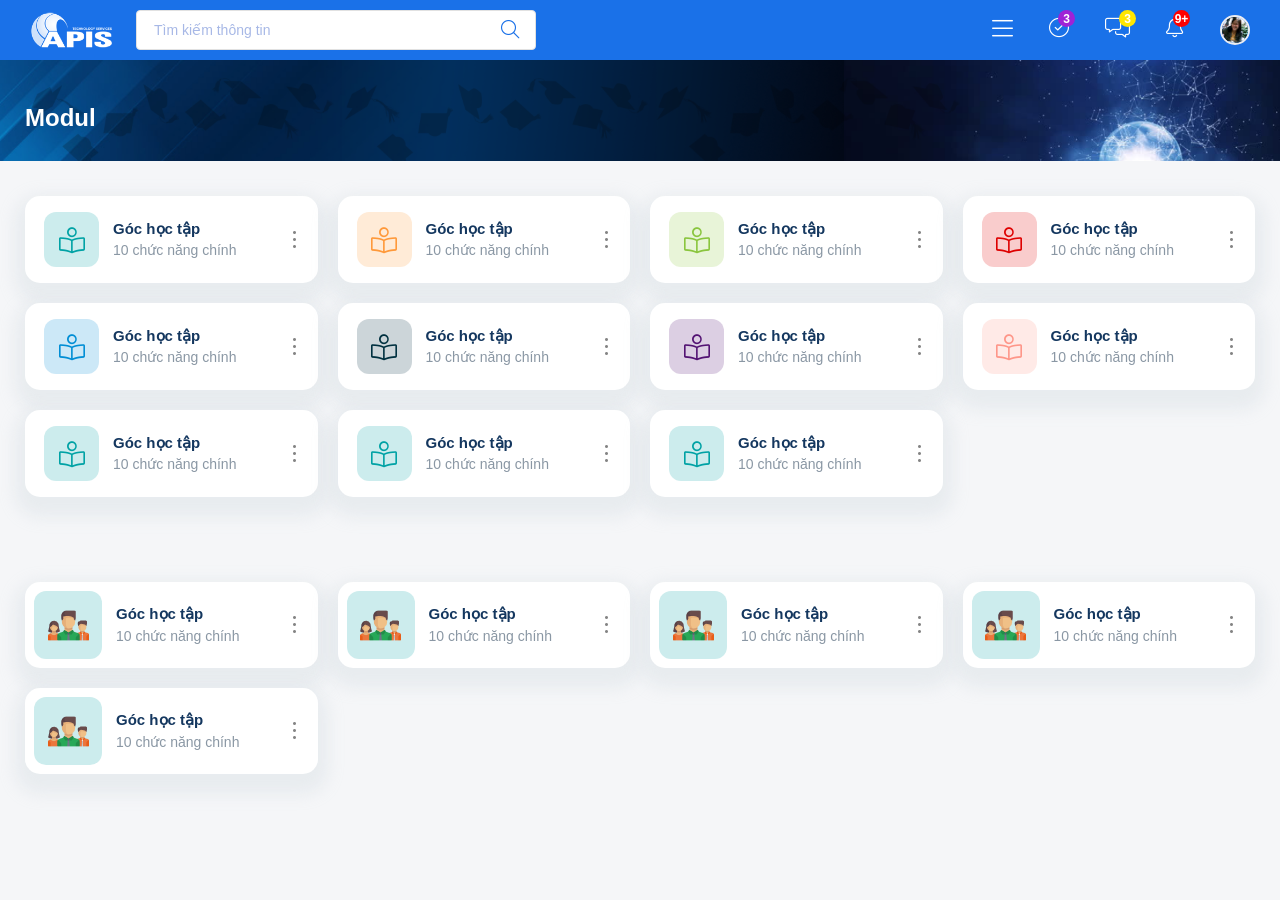
<file: modul-v1.html>
<!DOCTYPE html>
<html lang="en">

<head>
    <meta charset="UTF-8">
    <meta name="viewport" content="width=device-width, initial-scale=1.0">
    <title>Modul</title>
    <link rel="stylesheet" href="assets/css/styles.css">

</head>

<body>
    <div class="header fixed-top">
        <div class="top-nav ">
            <div class="head-logo">
                <a href="index.html">
                    <img class="logo-icon" src="assets/images/logo/logo-icon.png">
                    <img class="logo-text" src="assets/images/logo/logo-text.png">
                </a>
            </div>
            <div class="head-search-form">
                <div class="head-search-toggle">
                    <i class="fal fa-search"></i>
                </div>
                <div class="head-search-box">
                    <div class="form">
                        <input type="text" class="search-imput" placeholder="Tìm kiếm thông tin">
                        <button class="search-btn">
                            <i class="fal fa-search"></i>
                        </button>
                    </div>
                </div>

            </div>
            <div class="main-menu">
                <ul class="list-unstyled">
                    <li class="item ">
                        <a class="menu-link" href="index.html">
                            <i class="fal fa-home"></i>
                            <span>Trang chủ</span>
                        </a>
                    </li>
                    <li class="item ">
                        <a class="menu-link" href="dashboard.html">
                            <span>Dashboard</span>
                        </a>
                    </li>
                    <li class="item active">
                        <a class="menu-link" href="modul.html">
                            <span>Modul</span>
                        </a>
                    </li>
                    <li class="item">
                        <a class="menu-link" href="chucnang-cuaban.html">
                            <span>Chức năng của bạn</span>
                        </a>
                    </li>
                    <li class="item">
                        <a class="menu-link" href="tintuc.html">
                            <span>Tin tức</span>
                        </a>
                    </li>
                </ul>
                <div class="menu-toggle">
                    <i class="fal fa-bars"></i>
                </div>
            </div>
            <div class="account-group">
                <div class="dropdown ">
                    <div class="item" data-bs-toggle="dropdown">
                        <i class="fal fa-circle-check"></i>
                        <span>3</span>
                    </div>
                    <ul class="dropdown-menu">
                        <li><a class="dropdown-item" href="#">Action</a></li>
                        <li><a class="dropdown-item" href="#">Another action</a></li>
                        <li><a class="dropdown-item" href="#">Something else here</a></li>
                    </ul>
                </div>
                <div class="dropdown">
                    <div class="item message" data-bs-toggle="dropdown">
                        <i class="fal fa-messages"></i>
                        <span>3</span>
                    </div>
                    <ul class="dropdown-menu">
                        <li><a class="dropdown-item" href="#">Action</a></li>
                        <li><a class="dropdown-item" href="#">Another action</a></li>
                        <li><a class="dropdown-item" href="#">Something else here</a></li>
                    </ul>
                </div>
                <div class="dropdown">
                    <div class="item noti" data-bs-toggle="dropdown">
                        <i class="fal fa-bell"></i>
                        <span>9+</span>
                    </div>
                    <ul class="dropdown-menu">
                        <li><a class="dropdown-item" href="#">Action</a></li>
                        <li><a class="dropdown-item" href="#">Another action</a></li>
                        <li><a class="dropdown-item" href="#">Something else here</a></li>
                    </ul>
                </div>
                <div class="dropdown">
                    <div class="item" data-bs-toggle="dropdown">
                        <img src="assets/images/avatar.jpg" class="avatar">
                    </div>
                    <ul class="dropdown-menu">
                        <li><a class="dropdown-item" href="#">Action</a></li>
                        <li><a class="dropdown-item" href="#">Another action</a></li>
                        <li><a class="dropdown-item" href="#">Something else here</a></li>
                    </ul>
                </div>
            </div>
        </div>
    </div>
    <div class="quick-action">
        <div class="quick-acction-title pt-40">Modul</div>
    </div>
    <div class="modul">
        <div class="modul-list">
            <div class="modul-item modul-item-1">
                <div class="info-box">
                    <a href="modul-chitiet.html" class="info-box-link">
                        <div class="icon">
                            <i class="fas fa-book-reader"></i>
                        </div>
                        <div>
                            <div class="name">Góc học tập</div>
                            <div class="static">10 chức năng chính</div>
                        </div>
                    </a>
                    <div class="dropdown">
                        <div class="vetical-action" data-bs-toggle="dropdown">
                            <i class="fal fa-ellipsis"></i>
                        </div>
                        <ul class="dropdown-menu">
                            <li><a class="dropdown-item" href="#">Action</a></li>
                            <li><a class="dropdown-item" href="#">Another action</a></li>
                            <li><a class="dropdown-item" href="#">Something else here</a></li>
                        </ul>
                    </div>
                </div>
            </div>
            <div class="modul-item modul-item-2">
                <div class="info-box">
                    <a href="modul-chitiet.html" class="info-box-link">
                        <div class="icon">
                            <i class="fas fa-book-reader"></i>
                        </div>
                        <div>
                            <div class="name">Góc học tập</div>
                            <div class="static">10 chức năng chính</div>
                        </div>
                    </a>
                    <div class="dropdown">
                        <div class="vetical-action" data-bs-toggle="dropdown">
                            <i class="fal fa-ellipsis"></i>
                        </div>
                        <ul class="dropdown-menu">
                            <li><a class="dropdown-item" href="#">Action</a></li>
                            <li><a class="dropdown-item" href="#">Another action</a></li>
                            <li><a class="dropdown-item" href="#">Something else here</a></li>
                        </ul>
                    </div>
                </div>
            </div>
            <div class="modul-item modul-item-3">
                <div class="info-box">
                    <a href="modul-chitiet.html" class="info-box-link">
                        <div class="icon">
                            <i class="fas fa-book-reader"></i>
                        </div>
                        <div>
                            <div class="name">Góc học tập</div>
                            <div class="static">10 chức năng chính</div>
                        </div>
                    </a>
                    <div class="dropdown">
                        <div class="vetical-action" data-bs-toggle="dropdown">
                            <i class="fal fa-ellipsis"></i>
                        </div>
                        <ul class="dropdown-menu">
                            <li><a class="dropdown-item" href="#">Action</a></li>
                            <li><a class="dropdown-item" href="#">Another action</a></li>
                            <li><a class="dropdown-item" href="#">Something else here</a></li>
                        </ul>
                    </div>
                </div>
            </div>
            <div class="modul-item modul-item-4">
                <div class="info-box">
                    <a href="modul-chitiet.html" class="info-box-link">
                        <div class="icon">
                            <i class="fas fa-book-reader"></i>
                        </div>
                        <div>
                            <div class="name">Góc học tập</div>
                            <div class="static">10 chức năng chính</div>
                        </div>
                    </a>
                    <div class="dropdown">
                        <div class="vetical-action" data-bs-toggle="dropdown">
                            <i class="fal fa-ellipsis"></i>
                        </div>
                        <ul class="dropdown-menu">
                            <li><a class="dropdown-item" href="#">Action</a></li>
                            <li><a class="dropdown-item" href="#">Another action</a></li>
                            <li><a class="dropdown-item" href="#">Something else here</a></li>
                        </ul>
                    </div>
                </div>
            </div>
            <div class="modul-item modul-item-5">
                <div class="info-box">
                    <a href="modul-chitiet.html" class="info-box-link">
                        <div class="icon">
                            <i class="fas fa-book-reader"></i>
                        </div>
                        <div>
                            <div class="name">Góc học tập</div>
                            <div class="static">10 chức năng chính</div>
                        </div>
                    </a>
                    <div class="dropdown">
                        <div class="vetical-action" data-bs-toggle="dropdown">
                            <i class="fal fa-ellipsis"></i>
                        </div>
                        <ul class="dropdown-menu">
                            <li><a class="dropdown-item" href="#">Action</a></li>
                            <li><a class="dropdown-item" href="#">Another action</a></li>
                            <li><a class="dropdown-item" href="#">Something else here</a></li>
                        </ul>
                    </div>
                </div>
            </div>
            <div class="modul-item modul-item-6">
                <div class="info-box">
                    <a href="modul-chitiet.html" class="info-box-link">
                        <div class="icon">
                            <i class="fas fa-book-reader"></i>
                        </div>
                        <div>
                            <div class="name">Góc học tập</div>
                            <div class="static">10 chức năng chính</div>
                        </div>
                    </a>
                    <div class="dropdown">
                        <div class="vetical-action" data-bs-toggle="dropdown">
                            <i class="fal fa-ellipsis"></i>
                        </div>
                        <ul class="dropdown-menu">
                            <li><a class="dropdown-item" href="#">Action</a></li>
                            <li><a class="dropdown-item" href="#">Another action</a></li>
                            <li><a class="dropdown-item" href="#">Something else here</a></li>
                        </ul>
                    </div>
                </div>
            </div>
            <div class="modul-item modul-item-7">
                <div class="info-box">
                    <a href="modul-chitiet.html" class="info-box-link">
                        <div class="icon">
                            <i class="fas fa-book-reader"></i>
                        </div>
                        <div>
                            <div class="name">Góc học tập</div>
                            <div class="static">10 chức năng chính</div>
                        </div>
                    </a>
                    <div class="dropdown">
                        <div class="vetical-action" data-bs-toggle="dropdown">
                            <i class="fal fa-ellipsis"></i>
                        </div>
                        <ul class="dropdown-menu">
                            <li><a class="dropdown-item" href="#">Action</a></li>
                            <li><a class="dropdown-item" href="#">Another action</a></li>
                            <li><a class="dropdown-item" href="#">Something else here</a></li>
                        </ul>
                    </div>
                </div>
            </div>
            <div class="modul-item modul-item-8">
                <div class="info-box">
                    <a href="modul-chitiet.html" class="info-box-link">
                        <div class="icon">
                            <i class="fas fa-book-reader"></i>
                        </div>
                        <div>
                            <div class="name">Góc học tập</div>
                            <div class="static">10 chức năng chính</div>
                        </div>
                    </a>
                    <div class="dropdown">
                        <div class="vetical-action" data-bs-toggle="dropdown">
                            <i class="fal fa-ellipsis"></i>
                        </div>
                        <ul class="dropdown-menu">
                            <li><a class="dropdown-item" href="#">Action</a></li>
                            <li><a class="dropdown-item" href="#">Another action</a></li>
                            <li><a class="dropdown-item" href="#">Something else here</a></li>
                        </ul>
                    </div>
                </div>
            </div>
            <div class="modul-item modul-item-9">
                <div class="info-box">
                    <a href="modul-chitiet.html" class="info-box-link">
                        <div class="icon">
                            <i class="fas fa-book-reader"></i>
                        </div>
                        <div>
                            <div class="name">Góc học tập</div>
                            <div class="static">10 chức năng chính</div>
                        </div>
                    </a>
                    <div class="dropdown">
                        <div class="vetical-action" data-bs-toggle="dropdown">
                            <i class="fal fa-ellipsis"></i>
                        </div>
                        <ul class="dropdown-menu">
                            <li><a class="dropdown-item" href="#">Action</a></li>
                            <li><a class="dropdown-item" href="#">Another action</a></li>
                            <li><a class="dropdown-item" href="#">Something else here</a></li>
                        </ul>
                    </div>
                </div>
            </div>
            <div class="modul-item modul-item-10">
                <div class="info-box">
                    <a href="modul-chitiet.html" class="info-box-link">
                        <div class="icon">
                            <i class="fas fa-book-reader"></i>
                        </div>
                        <div>
                            <div class="name">Góc học tập</div>
                            <div class="static">10 chức năng chính</div>
                        </div>
                    </a>
                    <div class="dropdown">
                        <div class="vetical-action" data-bs-toggle="dropdown">
                            <i class="fal fa-ellipsis"></i>
                        </div>
                        <ul class="dropdown-menu">
                            <li><a class="dropdown-item" href="#">Action</a></li>
                            <li><a class="dropdown-item" href="#">Another action</a></li>
                            <li><a class="dropdown-item" href="#">Something else here</a></li>
                        </ul>
                    </div>
                </div>
            </div>
            <div class="modul-item modul-item-1">
                <div class="info-box">
                    <a href="modul-chitiet.html" class="info-box-link">
                        <div class="icon">
                            <i class="fas fa-book-reader"></i>
                        </div>
                        <div>
                            <div class="name">Góc học tập</div>
                            <div class="static">10 chức năng chính</div>
                        </div>
                    </a>
                    <div class="dropdown">
                        <div class="vetical-action" data-bs-toggle="dropdown">
                            <i class="fal fa-ellipsis"></i>
                        </div>
                        <ul class="dropdown-menu">
                            <li><a class="dropdown-item" href="#">Action</a></li>
                            <li><a class="dropdown-item" href="#">Another action</a></li>
                            <li><a class="dropdown-item" href="#">Something else here</a></li>
                        </ul>
                    </div>
                </div>
            </div>
        </div>
        <div class="modul-list pt-80">
            <div class="modul-item">
                <div class="info-box style-icon-image">
                    <a href="modul-chitiet.html" class="info-box-link">
                        <div class="icon">
                            <img src="assets/images/icons/kytucxa.png" alt="">
                        </div>
                        <div>
                            <div class="name">Góc học tập</div>
                            <div class="static">10 chức năng chính</div>
                        </div>
                    </a>
                    <div class="dropdown">
                        <div class="vetical-action" data-bs-toggle="dropdown">
                            <i class="fal fa-ellipsis"></i>
                        </div>
                        <ul class="dropdown-menu">
                            <li><a class="dropdown-item" href="#">Action</a></li>
                            <li><a class="dropdown-item" href="#">Another action</a></li>
                            <li><a class="dropdown-item" href="#">Something else here</a></li>
                        </ul>
                    </div>
                </div>
            </div>
            <div class="modul-item">
                <div class="info-box style-icon-image">
                    <a href="modul-chitiet.html" class="info-box-link">
                        <div class="icon">
                            <img src="assets/images/icons/kytucxa.png" alt="">
                        </div>
                        <div>
                            <div class="name">Góc học tập</div>
                            <div class="static">10 chức năng chính</div>
                        </div>
                    </a>
                    <div class="dropdown">
                        <div class="vetical-action" data-bs-toggle="dropdown">
                            <i class="fal fa-ellipsis"></i>
                        </div>
                        <ul class="dropdown-menu">
                            <li><a class="dropdown-item" href="#">Action</a></li>
                            <li><a class="dropdown-item" href="#">Another action</a></li>
                            <li><a class="dropdown-item" href="#">Something else here</a></li>
                        </ul>
                    </div>
                </div>
            </div>
            <div class="modul-item">
                <div class="info-box style-icon-image">
                    <a href="modul-chitiet.html" class="info-box-link">
                        <div class="icon">
                            <img src="assets/images/icons/kytucxa.png" alt="">
                        </div>
                        <div>
                            <div class="name">Góc học tập</div>
                            <div class="static">10 chức năng chính</div>
                        </div>
                    </a>
                    <div class="dropdown">
                        <div class="vetical-action" data-bs-toggle="dropdown">
                            <i class="fal fa-ellipsis"></i>
                        </div>
                        <ul class="dropdown-menu">
                            <li><a class="dropdown-item" href="#">Action</a></li>
                            <li><a class="dropdown-item" href="#">Another action</a></li>
                            <li><a class="dropdown-item" href="#">Something else here</a></li>
                        </ul>
                    </div>
                </div>
            </div>
            <div class="modul-item">
                <div class="info-box style-icon-image">
                    <a href="modul-chitiet.html" class="info-box-link">
                        <div class="icon">
                            <img src="assets/images/icons/kytucxa.png" alt="">
                        </div>
                        <div>
                            <div class="name">Góc học tập</div>
                            <div class="static">10 chức năng chính</div>
                        </div>
                    </a>
                    <div class="dropdown">
                        <div class="vetical-action" data-bs-toggle="dropdown">
                            <i class="fal fa-ellipsis"></i>
                        </div>
                        <ul class="dropdown-menu">
                            <li><a class="dropdown-item" href="#">Action</a></li>
                            <li><a class="dropdown-item" href="#">Another action</a></li>
                            <li><a class="dropdown-item" href="#">Something else here</a></li>
                        </ul>
                    </div>
                </div>
            </div>
            <div class="modul-item">
                <div class="info-box style-icon-image">
                    <a href="modul-chitiet.html" class="info-box-link">
                        <div class="icon">
                            <img src="assets/images/icons/kytucxa.png" alt="">
                        </div>
                        <div>
                            <div class="name">Góc học tập</div>
                            <div class="static">10 chức năng chính</div>
                        </div>
                    </a>
                    <div class="dropdown">
                        <div class="vetical-action" data-bs-toggle="dropdown">
                            <i class="fal fa-ellipsis"></i>
                        </div>
                        <ul class="dropdown-menu">
                            <li><a class="dropdown-item" href="#">Action</a></li>
                            <li><a class="dropdown-item" href="#">Another action</a></li>
                            <li><a class="dropdown-item" href="#">Something else here</a></li>
                        </ul>
                    </div>
                </div>
            </div>
        </div>
    </div>


    <!-- JS -->
    <script src="assets/bootstrap-5.3.2/js/bootstrap.bundle.js"></script>
    <script src="assets/swiper-slide/swiper-bundle.min.js"></script>
    <script src="assets/js/jquery-3.7.1.min.js"></script>
    <script src="assets/js/customs.js"></script>
</body>

</html>
</file>
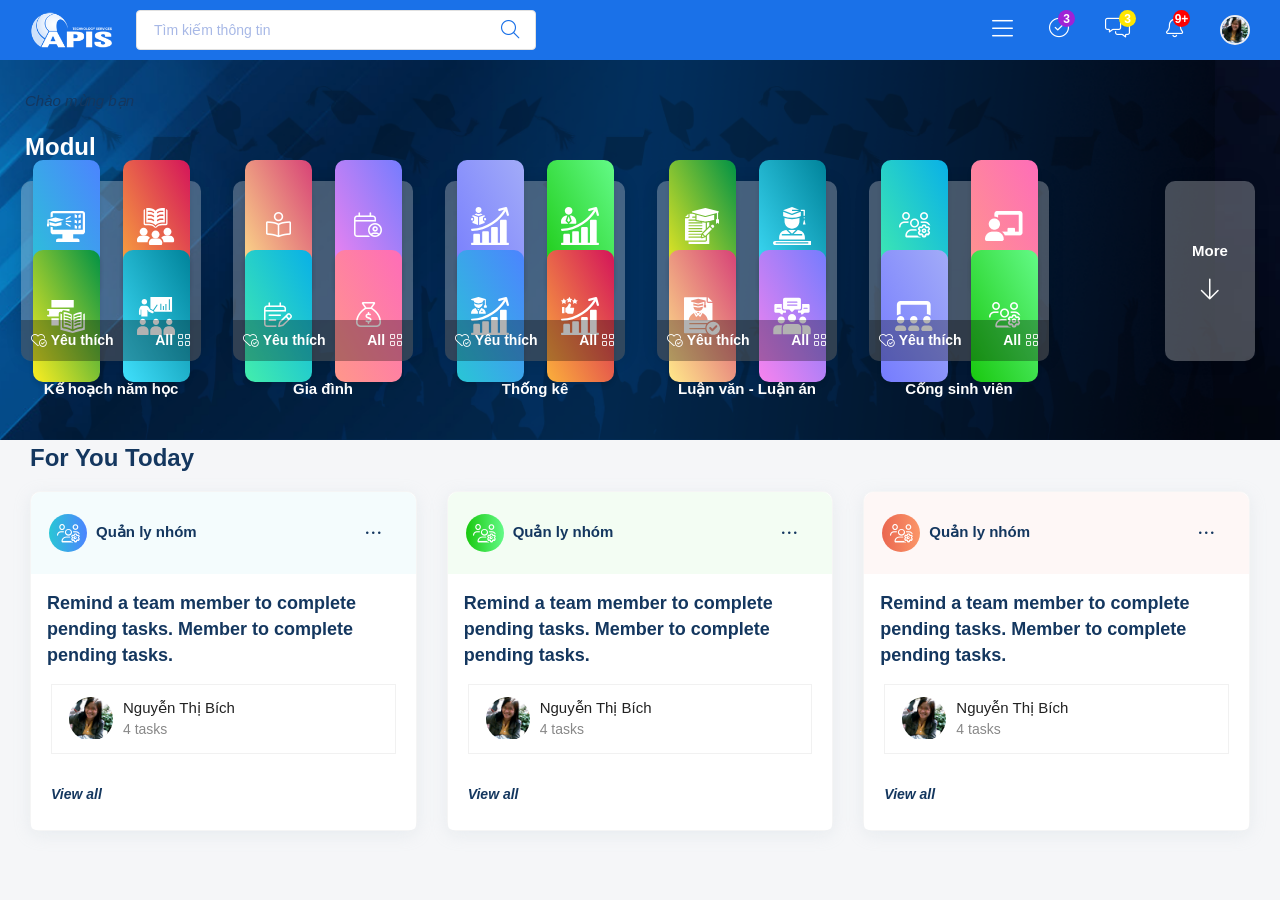
<file: modul.html>
<!DOCTYPE html>
<html lang="en">

<head>
    <meta charset="UTF-8">
    <meta name="viewport" content="width=device-width, initial-scale=1.0">
    <title>Modul</title>
    <link rel="stylesheet" href="assets/css/styles.css">

</head>

<body>
    <div class="header fixed-top">
        <div class="top-nav ">
            <div class="head-logo">
                <a href="index.html">
                    <img class="logo-icon" src="assets/images/logo/logo-icon.png">
                    <img class="logo-text" src="assets/images/logo/logo-text.png">
                </a>
            </div>
            <div class="head-search-form">
                <div class="head-search-toggle">
                    <i class="fal fa-search"></i>
                </div>
                <div class="head-search-box">
                    <div class="form">
                        <input type="text" class="search-imput" placeholder="Tìm kiếm thông tin">
                        <button class="search-btn">
                            <i class="fal fa-search"></i>
                        </button>
                    </div>
                </div>

            </div>
            <div class="main-menu">
                <ul class="list-unstyled">
                    <li class="item ">
                        <a class="menu-link" href="index.html">
                            <i class="fal fa-home"></i>
                            <span>Trang chủ</span>
                        </a>
                    </li>
                    <li class="item ">
                        <a class="menu-link" href="dashboard.html">
                            <span>Dashboard</span>
                        </a>
                    </li>
                    <li class="item active">
                        <a class="menu-link" href="modul.html">
                            <span>Modul</span>
                        </a>
                    </li>
                    <li class="item">
                        <a class="menu-link" href="chucnang-cuaban.html">
                            <span>Chức năng của bạn</span>
                        </a>
                    </li>
                    <li class="item">
                        <a class="menu-link" href="tintuc.html">
                            <span>Tin tức</span>
                        </a>
                    </li>
                </ul>
                <div class="menu-toggle">
                    <i class="fal fa-bars"></i>
                </div>
            </div>
            <div class="account-group">
                <div class="dropdown ">
                    <div class="item" data-bs-toggle="dropdown">
                        <i class="fal fa-circle-check"></i>
                        <span>3</span>
                    </div>
                    <ul class="dropdown-menu">
                        <li><a class="dropdown-item" href="#">Action</a></li>
                        <li><a class="dropdown-item" href="#">Another action</a></li>
                        <li><a class="dropdown-item" href="#">Something else here</a></li>
                    </ul>
                </div>
                <div class="dropdown">
                    <div class="item message" data-bs-toggle="dropdown">
                        <i class="fal fa-messages"></i>
                        <span>3</span>
                    </div>
                    <ul class="dropdown-menu">
                        <li><a class="dropdown-item" href="#">Action</a></li>
                        <li><a class="dropdown-item" href="#">Another action</a></li>
                        <li><a class="dropdown-item" href="#">Something else here</a></li>
                    </ul>
                </div>
                <div class="dropdown">
                    <div class="item noti" data-bs-toggle="dropdown">
                        <i class="fal fa-bell"></i>
                        <span>9+</span>
                    </div>
                    <ul class="dropdown-menu">
                        <li><a class="dropdown-item" href="#">Action</a></li>
                        <li><a class="dropdown-item" href="#">Another action</a></li>
                        <li><a class="dropdown-item" href="#">Something else here</a></li>
                    </ul>
                </div>
                <div class="dropdown">
                    <div class="item" data-bs-toggle="dropdown">
                        <img src="assets/images/avatar.jpg" class="avatar">
                    </div>
                    <ul class="dropdown-menu">
                        <li><a class="dropdown-item" href="#">Action</a></li>
                        <li><a class="dropdown-item" href="#">Another action</a></li>
                        <li><a class="dropdown-item" href="#">Something else here</a></li>
                    </ul>
                </div>
            </div>
        </div>
    </div>
    <div class="quick-action">
        <div class="welcome">Chào mừng bạn</div>
        <div class="quick-acction-title">Modul</div>
        <div class="modul-v2">
            <div class="modul-wrap">

                <div class="modul-list">
                    <div class="modul-item">
                        <div class="item-box">

                            <div class="feature-list">
                                <div class="feature-item">
                                    <a href="kehoach-namhoc/kehoach-khoahoc-chitiet.html" class=" feature-box" title="Cơ sở dữ liệu học phần" data-position="0">
                                        <div class="icon">
                                            <img src="kehoach-namhoc/icon/CSDL-hocphan.svg">
                                        </div>
                                    </a>
                                </div>
                                <div class="feature-item">
                                    <a href="kehoach-namhoc/kehoach-khoahoc-chitiet.html" class=" feature-box" title="Dào tạo dự kiến học phần" data-position="1">
                                        <div class="icon">
                                            <img src="kehoach-namhoc/icon/daotao-dukien.svg">
                                        </div>
                                    </a>
                                </div>
                                <div class="feature-item">
                                    <a href="kehoach-namhoc/kehoach-khoahoc-chitiet.html" class=" feature-box" title="Khoa phản hồi dự kiến học phần" data-position="2">
                                        <div class="icon">
                                            <img src="kehoach-namhoc/icon/khoaphanhoi.svg">

                                        </div>
                                    </a>
                                </div>
                                <div class="feature-item">
                                    <a href="kehoach-namhoc/kehoach-khoahoc-chitiet.html" class=" feature-box" title="Đào tạo xác nhận" data-position="3">
                                        <div class="icon">
                                            <img src="kehoach-namhoc/icon/daotaoxacnhan.svg">
                                        </div>
                                    </a>
                                </div>
                            </div>
                            <div class="forreign-links">
                                <a href="chức năng của bạn.html" class="favorite-link">
                                    <i class="fa-solid fa-heart-circle-check"></i>
                                    <span>Yêu thích</span>
                                </a>
                                <a href="kehoach-namhoc/modul-kehoach-khoahoc.html" class="feature-all-link">
                                    <span>All</span>
                                    <i class="fa-solid fa-grid-2"></i>

                                </a>
                            </div>


                        </div>
                        <div class="modul-name">Kế hoạch năm học</div>

                    </div>
                    <div class="modul-item">
                        <div class="item-box">

                            <div class="feature-list">
                                <div class="feature-item">
                                    <a href="giadinh/giadinh-chitiet.html" class=" feature-box" title="Kết quả học tập" data-position="0">
                                        <div class="icon">
                                            <i class="fas fa-book-open-reader"></i>
                                        </div>
                                    </a>
                                </div>
                                <div class="feature-item">
                                    <a href="giadinh/giadinh-chitiet.html" class=" feature-box" title="Lịch học" data-position="1">
                                        <div class="icon">
                                            <i class="fas fa-calendar-circle-user"></i>
                                        </div>
                                    </a>
                                </div>
                                <div class="feature-item">
                                    <a href="giadinh/giadinh-chitiet.html" class=" feature-box" title="Lịch thi" data-position="2">
                                        <div class="icon">
                                            <i class="fas fa-calendar-lines-pen"></i>

                                        </div>
                                    </a>
                                </div>
                                <div class="feature-item">
                                    <a href="giadinh/giadinh-chitiet.html" class=" feature-box" title="Học phí" data-position="3">
                                        <div class="icon">
                                            <i class="fas fa-sack-dollar"></i>
                                        </div>
                                    </a>
                                </div>
                            </div>
                            <div class="forreign-links">
                                <a href="chức năng của bạn.html" class="favorite-link">
                                    <i class="fa-solid fa-heart-circle-check"></i>
                                    <span>Yêu thích</span>
                                </a>
                                <a href="giadinh/modul-giadinh.html" class="feature-all-link">
                                    <span>All</span>
                                    <i class="fa-solid fa-grid-2"></i>

                                </a>
                            </div>


                        </div>
                        <div class="modul-name">Gia đình</div>

                    </div>
                    <div class="modul-item">
                        <div class="item-box">

                            <div class="feature-list">
                                <div class="feature-item">
                                    <a href="Thongke/thongke-chitiet.html" class=" feature-box" title="Chức n" data-position="0">
                                        <div class="icon">
                                            <img src="Thongke/icon/quymo-nguoihoc.svg">
                                        </div>
                                    </a>
                                </div>
                                <div class="feature-item">
                                    <a href="Thongke/thongke-chitiet.html" class=" feature-box" title="Chức n" data-position="1">
                                        <div class="icon">
                                            <img src="Thongke/icon/quymo-giangvien.svg">
                                        </div>
                                    </a>
                                </div>
                                <div class="feature-item">
                                    <a href="Thongke/thongke-chitiet.html" class=" feature-box" title="Chức n" data-position="2">
                                        <div class="icon">
                                            <img src="Thongke/icon/totnghiep.svg">

                                        </div>
                                    </a>
                                </div>
                                <div class="feature-item">
                                    <a href="Thongke/thongke-chitiet.html" class=" feature-box" title="Chức n" data-position="3">
                                        <div class="icon">
                                            <img src="Thongke/icon/dohailong.svg">
                                        </div>
                                    </a>
                                </div>
                            </div>
                            <div class="forreign-links">
                                <a href="chức năng của bạn.html" class="favorite-link">
                                    <i class="fa-solid fa-heart-circle-check"></i>
                                    <span>Yêu thích</span>
                                </a>
                                <a href="Thongke/modul-thongke.html" class="feature-all-link">
                                    <span>All</span>
                                    <i class="fa-solid fa-grid-2"></i>

                                </a>
                            </div>


                        </div>
                        <div class="modul-name">Thống kê</div>

                    </div>
                    <div class="modul-item">
                        <div class="item-box">
                            <div class="feature-list">
                                <div class="feature-item">
                                    <a href="luanvan-luanan/luanvan-chitiet.html" class=" feature-box" title="Kế hoạch đồ án - khóa luận - LV" data-position="0">
                                        <div class="icon">
                                            <img src="luanvan-luanan/icon/kehoach-doan.svg">
                                        </div>
                                    </a>
                                </div>
                                <div class="feature-item">
                                    <a href="luanvan-luanan/luanvan-chitiet.html" class=" feature-box" title="Giao đề tài" data-position="1">
                                        <div class="icon">
                                            <img src="luanvan-luanan/icon/giaodetai.svg">
                                        </div>
                                    </a>
                                </div>
                                <div class="feature-item">
                                    <a href="luanvan-luanan/luanvan-chitiet.html" class=" feature-box" title="Duyệt đề tài" data-position="2">
                                        <div class="icon">
                                            <img src="luanvan-luanan/icon/duyetdetai.svg">
                                        </div>
                                    </a>
                                </div>
                                <div class="feature-item">
                                    <a href="luanvan-luanan/luanvan-chitiet.html" class=" feature-box" title="Đề xuất hội đồng bảo vệ" data-position="3">
                                        <div class="icon">
                                            <img src="luanvan-luanan/icon/dexuat-hdbv.svg">
                                        </div>
                                    </a>
                                </div>
                            </div>
                            <div class="forreign-links">
                                <a href="chức năng của bạn.html" class="favorite-link">
                                    <i class="fa-solid fa-heart-circle-check"></i>
                                    <span>Yêu thích</span>
                                </a>
                                <a href="luanvan-luanan/modul-luanvan.html" class="feature-all-link">
                                    <span>All</span>
                                    <i class="fa-solid fa-grid-2"></i>

                                </a>
                            </div>


                        </div>
                        <div class="modul-name">Luận văn - Luận án</div>

                    </div>
                    <div class="modul-item">
                        <div class="item-box">
                            <div class="feature-list">
                                <div class="feature-item">
                                    <a href="chucnang.html" class=" feature-box" title="Chức n" data-bg="3">
                                        <div class="icon">
                                            <i class="fas fa-users-gear"></i>
                                        </div>
                                    </a>
                                </div>
                                <div class="feature-item">
                                    <a href="chucnang.html" class=" feature-box" title="Chức n" data-bg="3">
                                        <div class="icon">
                                            <img src="assets/images/icons/feature/chalkboard-user 1.png">
                                        </div>
                                    </a>
                                </div>
                                <div class="feature-item">
                                    <a href="chucnang.html" class=" feature-box" title="Chức n" data-bg="3">
                                        <div class="icon">
                                            <img src="assets/images/icons/feature/Vector.svg">

                                        </div>
                                    </a>
                                </div>
                                <div class="feature-item">
                                    <a href="chucnang.html" class=" feature-box" title="Chức n" data-bg="3">
                                        <div class="icon">
                                            <i class="fas fa-users-gear"></i>
                                        </div>
                                    </a>
                                </div>
                            </div>
                            <div class="forreign-links">
                                <a href="chức năng của bạn.html" class="favorite-link">
                                    <i class="fa-solid fa-heart-circle-check"></i>
                                    <span>Yêu thích</span>
                                </a>
                                <a href="modul-chitiet.html" class="feature-all-link">
                                    <span>All</span>
                                    <i class="fa-solid fa-grid-2"></i>

                                </a>
                            </div>


                        </div>
                        <div class="modul-name">Cổng sinh viên</div>

                    </div>
                    <div class="modul-item">
                        <div class="item-box">
                            <div class="feature-list">
                                <div class="feature-item">
                                    <a href="chucnang.html" class=" feature-box" title="Chức n" data-bg="3">
                                        <div class="icon">
                                            <i class="fas fa-users-gear"></i>
                                        </div>
                                    </a>
                                </div>
                                <div class="feature-item">
                                    <a href="chucnang.html" class=" feature-box" title="Chức n" data-bg="3">
                                        <div class="icon">
                                            <img src="assets/images/icons/feature/chalkboard-user 1.png">
                                        </div>
                                    </a>
                                </div>
                                <div class="feature-item">
                                    <a href="chucnang.html" class=" feature-box" title="Chức n" data-bg="3">
                                        <div class="icon">
                                            <img src="assets/images/icons/feature/Vector.svg">

                                        </div>
                                    </a>
                                </div>
                                <div class="feature-item">
                                    <a href="chucnang.html" class=" feature-box" title="Chức n" data-bg="3">
                                        <div class="icon">
                                            <i class="fas fa-users-gear"></i>
                                        </div>
                                    </a>
                                </div>
                            </div>
                            <div class="forreign-links">
                                <a href="chức năng của bạn.html" class="favorite-link">
                                    <i class="fa-solid fa-heart-circle-check"></i>
                                    <span>Yêu thích</span>
                                </a>
                                <a href="modul-chitiet.html" class="feature-all-link">
                                    <span>All</span>
                                    <i class="fa-solid fa-grid-2"></i>

                                </a>
                            </div>


                        </div>
                        <div class="modul-name">Cổng sinh viên</div>

                    </div>
                    <div class="modul-item">
                        <div class="item-box">
                            <div class="feature-list">
                                <div class="feature-item">
                                    <a href="chucnang.html" class=" feature-box" title="Chức n" data-bg="3">
                                        <div class="icon">
                                            <i class="fas fa-users-gear"></i>
                                        </div>
                                    </a>
                                </div>
                                <div class="feature-item">
                                    <a href="chucnang.html" class=" feature-box" title="Chức n" data-bg="3">
                                        <div class="icon">
                                            <img src="assets/images/icons/feature/chalkboard-user 1.png">
                                        </div>
                                    </a>
                                </div>
                                <div class="feature-item">
                                    <a href="chucnang.html" class=" feature-box" title="Chức n" data-bg="3">
                                        <div class="icon">
                                            <img src="assets/images/icons/feature/Vector.svg">

                                        </div>
                                    </a>
                                </div>
                                <div class="feature-item">
                                    <a href="chucnang.html" class=" feature-box" title="Chức n" data-bg="3">
                                        <div class="icon">
                                            <i class="fas fa-users-gear"></i>
                                        </div>
                                    </a>
                                </div>
                            </div>
                            <div class="forreign-links">
                                <a href="chức năng của bạn.html" class="favorite-link">
                                    <i class="fa-solid fa-heart-circle-check"></i>
                                    <span>Yêu thích</span>
                                </a>
                                <a href="modul-chitiet.html" class="feature-all-link">
                                    <span>All</span>
                                    <i class="fa-solid fa-grid-2"></i>

                                </a>
                            </div>


                        </div>
                        <div class="modul-name">Cổng sinh viên</div>

                    </div>
                    <div class="modul-item">
                        <div class="item-box">
                            <div class="feature-list">
                                <div class="feature-item">
                                    <a href="chucnang.html" class=" feature-box" title="Chức n" data-bg="3">
                                        <div class="icon">
                                            <i class="fas fa-users-gear"></i>
                                        </div>
                                    </a>
                                </div>
                                <div class="feature-item">
                                    <a href="chucnang.html" class=" feature-box" title="Chức n" data-bg="3">
                                        <div class="icon">
                                            <img src="assets/images/icons/feature/chalkboard-user 1.png">
                                        </div>
                                    </a>
                                </div>
                                <div class="feature-item">
                                    <a href="chucnang.html" class=" feature-box" title="Chức n" data-bg="3">
                                        <div class="icon">
                                            <img src="assets/images/icons/feature/Vector.svg">

                                        </div>
                                    </a>
                                </div>
                                <div class="feature-item">
                                    <a href="chucnang.html" class=" feature-box" title="Chức n" data-bg="3">
                                        <div class="icon">
                                            <i class="fas fa-users-gear"></i>
                                        </div>
                                    </a>
                                </div>
                            </div>
                            <div class="forreign-links">
                                <a href="chức năng của bạn.html" class="favorite-link">
                                    <i class="fa-solid fa-heart-circle-check"></i>
                                    <span>Yêu thích</span>
                                </a>
                                <a href="modul-chitiet.html" class="feature-all-link">
                                    <span>All</span>
                                    <i class="fa-solid fa-grid-2"></i>

                                </a>
                            </div>


                        </div>
                        <div class="modul-name">Cổng sinh viên</div>

                    </div>
                    <div class="modul-item">
                        <div class="item-box">
                            <div class="feature-list">
                                <div class="feature-item">
                                    <a href="chucnang.html" class=" feature-box" title="Chức n" data-bg="3">
                                        <div class="icon">
                                            <i class="fas fa-users-gear"></i>
                                        </div>
                                    </a>
                                </div>
                                <div class="feature-item">
                                    <a href="chucnang.html" class=" feature-box" title="Chức n" data-bg="3">
                                        <div class="icon">
                                            <img src="assets/images/icons/feature/chalkboard-user 1.png">
                                        </div>
                                    </a>
                                </div>
                                <div class="feature-item">
                                    <a href="chucnang.html" class=" feature-box" title="Chức n" data-bg="3">
                                        <div class="icon">
                                            <img src="assets/images/icons/feature/Vector.svg">

                                        </div>
                                    </a>
                                </div>
                                <div class="feature-item">
                                    <a href="chucnang.html" class=" feature-box" title="Chức n" data-bg="3">
                                        <div class="icon">
                                            <i class="fas fa-users-gear"></i>
                                        </div>
                                    </a>
                                </div>
                            </div>
                            <div class="forreign-links">
                                <a href="chức năng của bạn.html" class="favorite-link">
                                    <i class="fa-solid fa-heart-circle-check"></i>
                                    <span>Yêu thích</span>
                                </a>
                                <a href="modul-chitiet.html" class="feature-all-link">
                                    <span>All</span>
                                    <i class="fa-solid fa-grid-2"></i>

                                </a>
                            </div>


                        </div>
                        <div class="modul-name">Cổng sinh viên</div>

                    </div>
                    <div class="modul-item">
                        <div class="item-box">
                            <div class="feature-list">
                                <div class="feature-item">
                                    <a href="chucnang.html" class=" feature-box" title="Chức n" data-bg="3">
                                        <div class="icon">
                                            <i class="fas fa-users-gear"></i>
                                        </div>
                                    </a>
                                </div>
                                <div class="feature-item">
                                    <a href="chucnang.html" class=" feature-box" title="Chức n" data-bg="3">
                                        <div class="icon">
                                            <img src="assets/images/icons/feature/chalkboard-user 1.png">
                                        </div>
                                    </a>
                                </div>
                                <div class="feature-item">
                                    <a href="chucnang.html" class=" feature-box" title="Chức n" data-bg="3">
                                        <div class="icon">
                                            <img src="assets/images/icons/feature/Vector.svg">

                                        </div>
                                    </a>
                                </div>
                                <div class="feature-item">
                                    <a href="chucnang.html" class=" feature-box" title="Chức n" data-bg="3">
                                        <div class="icon">
                                            <i class="fas fa-users-gear"></i>
                                        </div>
                                    </a>
                                </div>
                            </div>
                            <div class="forreign-links">
                                <a href="chức năng của bạn.html" class="favorite-link">
                                    <i class="fa-solid fa-heart-circle-check"></i>
                                    <span>Yêu thích</span>
                                </a>
                                <a href="modul-chitiet.html" class="feature-all-link">
                                    <span>All</span>
                                    <i class="fa-solid fa-grid-2"></i>

                                </a>
                            </div>


                        </div>
                        <div class="modul-name">Cổng sinh viên</div>

                    </div>
                    <div class="modul-item">
                        <div class="item-box">
                            <div class="feature-list">
                                <div class="feature-item">
                                    <a href="chucnang.html" class=" feature-box" title="Chức n" data-bg="3">
                                        <div class="icon">
                                            <i class="fas fa-users-gear"></i>
                                        </div>
                                    </a>
                                </div>
                                <div class="feature-item">
                                    <a href="chucnang.html" class=" feature-box" title="Chức n" data-bg="3">
                                        <div class="icon">
                                            <img src="assets/images/icons/feature/chalkboard-user 1.png">
                                        </div>
                                    </a>
                                </div>
                                <div class="feature-item">
                                    <a href="chucnang.html" class=" feature-box" title="Chức n" data-bg="3">
                                        <div class="icon">
                                            <img src="assets/images/icons/feature/Vector.svg">

                                        </div>
                                    </a>
                                </div>
                                <div class="feature-item">
                                    <a href="chucnang.html" class=" feature-box" title="Chức n" data-bg="3">
                                        <div class="icon">
                                            <i class="fas fa-users-gear"></i>
                                        </div>
                                    </a>
                                </div>
                            </div>
                            <div class="forreign-links">
                                <a href="chức năng của bạn.html" class="favorite-link">
                                    <i class="fa-solid fa-heart-circle-check"></i>
                                    <span>Yêu thích</span>
                                </a>
                                <a href="modul-chitiet.html" class="feature-all-link">
                                    <span>All</span>
                                    <i class="fa-solid fa-grid-2"></i>

                                </a>
                            </div>


                        </div>
                        <div class="modul-name">Cổng sinh viên</div>

                    </div>
                    <div class="modul-item">
                        <div class="item-box">
                            <div class="feature-list">
                                <div class="feature-item">
                                    <a href="chucnang.html" class=" feature-box" title="Chức n" data-bg="3">
                                        <div class="icon">
                                            <i class="fas fa-users-gear"></i>
                                        </div>
                                    </a>
                                </div>
                                <div class="feature-item">
                                    <a href="chucnang.html" class=" feature-box" title="Chức n" data-bg="3">
                                        <div class="icon">
                                            <img src="assets/images/icons/feature/chalkboard-user 1.png">
                                        </div>
                                    </a>
                                </div>
                                <div class="feature-item">
                                    <a href="chucnang.html" class=" feature-box" title="Chức n" data-bg="3">
                                        <div class="icon">
                                            <img src="assets/images/icons/feature/Vector.svg">

                                        </div>
                                    </a>
                                </div>
                                <div class="feature-item">
                                    <a href="chucnang.html" class=" feature-box" title="Chức n" data-bg="3">
                                        <div class="icon">
                                            <i class="fas fa-users-gear"></i>
                                        </div>
                                    </a>
                                </div>
                            </div>
                            <div class="forreign-links">
                                <a href="chức năng của bạn.html" class="favorite-link">
                                    <i class="fa-solid fa-heart-circle-check"></i>
                                    <span>Yêu thích</span>
                                </a>
                                <a href="modul-chitiet.html" class="feature-all-link">
                                    <span>All</span>
                                    <i class="fa-solid fa-grid-2"></i>

                                </a>
                            </div>


                        </div>
                        <div class="modul-name">Cổng sinh viên</div>

                    </div>
                    <div class="modul-item">
                        <div class="item-box">
                            <div class="feature-list">
                                <div class="feature-item">
                                    <a href="chucnang.html" class=" feature-box" title="Chức n" data-bg="3">
                                        <div class="icon">
                                            <i class="fas fa-users-gear"></i>
                                        </div>
                                    </a>
                                </div>
                                <div class="feature-item">
                                    <a href="chucnang.html" class=" feature-box" title="Chức n" data-bg="3">
                                        <div class="icon">
                                            <img src="assets/images/icons/feature/chalkboard-user 1.png">
                                        </div>
                                    </a>
                                </div>
                                <div class="feature-item">
                                    <a href="chucnang.html" class=" feature-box" title="Chức n" data-bg="3">
                                        <div class="icon">
                                            <img src="assets/images/icons/feature/Vector.svg">

                                        </div>
                                    </a>
                                </div>
                                <div class="feature-item">
                                    <a href="chucnang.html" class=" feature-box" title="Chức n" data-bg="3">
                                        <div class="icon">
                                            <i class="fas fa-users-gear"></i>
                                        </div>
                                    </a>
                                </div>
                            </div>
                            <div class="forreign-links">
                                <a href="chức năng của bạn.html" class="favorite-link">
                                    <i class="fa-solid fa-heart-circle-check"></i>
                                    <span>Yêu thích</span>
                                </a>
                                <a href="modul-chitiet.html" class="feature-all-link">
                                    <span>All</span>
                                    <i class="fa-solid fa-grid-2"></i>

                                </a>
                            </div>


                        </div>
                        <div class="modul-name">Cổng sinh viên</div>

                    </div>
                    <div class="modul-item">
                        <div class="item-box">
                            <div class="feature-list">
                                <div class="feature-item">
                                    <a href="chucnang.html" class=" feature-box" title="Chức n" data-bg="3">
                                        <div class="icon">
                                            <i class="fas fa-users-gear"></i>
                                        </div>
                                    </a>
                                </div>
                                <div class="feature-item">
                                    <a href="chucnang.html" class=" feature-box" title="Chức n" data-bg="3">
                                        <div class="icon">
                                            <img src="assets/images/icons/feature/chalkboard-user 1.png">
                                        </div>
                                    </a>
                                </div>
                                <div class="feature-item">
                                    <a href="chucnang.html" class=" feature-box" title="Chức n" data-bg="3">
                                        <div class="icon">
                                            <img src="assets/images/icons/feature/Vector.svg">

                                        </div>
                                    </a>
                                </div>
                                <div class="feature-item">
                                    <a href="chucnang.html" class=" feature-box" title="Chức n" data-bg="3">
                                        <div class="icon">
                                            <i class="fas fa-users-gear"></i>
                                        </div>
                                    </a>
                                </div>
                            </div>
                            <div class="forreign-links">
                                <a href="chức năng của bạn.html" class="favorite-link">
                                    <i class="fa-solid fa-heart-circle-check"></i>
                                    <span>Yêu thích</span>
                                </a>
                                <a href="modul-chitiet.html" class="feature-all-link">
                                    <span>All</span>
                                    <i class="fa-solid fa-grid-2"></i>

                                </a>
                            </div>


                        </div>
                        <div class="modul-name">Cổng sinh viên</div>

                    </div>
                    <div class="modul-item">
                        <div class="item-box">
                            <div class="feature-list">
                                <div class="feature-item">
                                    <a href="chucnang.html" class=" feature-box" title="Chức n" data-bg="3">
                                        <div class="icon">
                                            <i class="fas fa-users-gear"></i>
                                        </div>
                                    </a>
                                </div>
                                <div class="feature-item">
                                    <a href="chucnang.html" class=" feature-box" title="Chức n" data-bg="3">
                                        <div class="icon">
                                            <img src="assets/images/icons/feature/chalkboard-user 1.png">
                                        </div>
                                    </a>
                                </div>
                                <div class="feature-item">
                                    <a href="chucnang.html" class=" feature-box" title="Chức n" data-bg="3">
                                        <div class="icon">
                                            <img src="assets/images/icons/feature/Vector.svg">

                                        </div>
                                    </a>
                                </div>
                                <div class="feature-item">
                                    <a href="chucnang.html" class=" feature-box" title="Chức n" data-bg="3">
                                        <div class="icon">
                                            <i class="fas fa-users-gear"></i>
                                        </div>
                                    </a>
                                </div>
                            </div>
                            <div class="forreign-links">
                                <a href="chức năng của bạn.html" class="favorite-link">
                                    <i class="fa-solid fa-heart-circle-check"></i>
                                    <span>Yêu thích</span>
                                </a>
                                <a href="modul-chitiet.html" class="feature-all-link">
                                    <span>All</span>
                                    <i class="fa-solid fa-grid-2"></i>

                                </a>
                            </div>


                        </div>
                        <div class="modul-name">Cổng sinh viên</div>

                    </div>
                    <div class="modul-item">
                        <div class="item-box">
                            <div class="feature-list">
                                <div class="feature-item">
                                    <a href="chucnang.html" class=" feature-box" title="Chức n" data-bg="3">
                                        <div class="icon">
                                            <i class="fas fa-users-gear"></i>
                                        </div>
                                    </a>
                                </div>
                                <div class="feature-item">
                                    <a href="chucnang.html" class=" feature-box" title="Chức n" data-bg="3">
                                        <div class="icon">
                                            <img src="assets/images/icons/feature/chalkboard-user 1.png">
                                        </div>
                                    </a>
                                </div>
                                <div class="feature-item">
                                    <a href="chucnang.html" class=" feature-box" title="Chức n" data-bg="3">
                                        <div class="icon">
                                            <img src="assets/images/icons/feature/Vector.svg">

                                        </div>
                                    </a>
                                </div>
                                <div class="feature-item">
                                    <a href="chucnang.html" class=" feature-box" title="Chức n" data-bg="3">
                                        <div class="icon">
                                            <i class="fas fa-users-gear"></i>
                                        </div>
                                    </a>
                                </div>
                            </div>
                            <div class="forreign-links">
                                <a href="chức năng của bạn.html" class="favorite-link">
                                    <i class="fa-solid fa-heart-circle-check"></i>
                                    <span>Yêu thích</span>
                                </a>
                                <a href="modul-chitiet.html" class="feature-all-link">
                                    <span>All</span>
                                    <i class="fa-solid fa-grid-2"></i>

                                </a>
                            </div>


                        </div>
                        <div class="modul-name">Cổng sinh viên</div>

                    </div>
                    <div class="modul-item">
                        <div class="item-box">
                            <div class="feature-list">
                                <div class="feature-item">
                                    <a href="chucnang.html" class=" feature-box" title="Chức n" data-bg="3">
                                        <div class="icon">
                                            <i class="fas fa-users-gear"></i>
                                        </div>
                                    </a>
                                </div>
                                <div class="feature-item">
                                    <a href="chucnang.html" class=" feature-box" title="Chức n" data-bg="3">
                                        <div class="icon">
                                            <img src="assets/images/icons/feature/chalkboard-user 1.png">
                                        </div>
                                    </a>
                                </div>
                                <div class="feature-item">
                                    <a href="chucnang.html" class=" feature-box" title="Chức n" data-bg="3">
                                        <div class="icon">
                                            <img src="assets/images/icons/feature/Vector.svg">

                                        </div>
                                    </a>
                                </div>
                                <div class="feature-item">
                                    <a href="chucnang.html" class=" feature-box" title="Chức n" data-bg="3">
                                        <div class="icon">
                                            <i class="fas fa-users-gear"></i>
                                        </div>
                                    </a>
                                </div>
                            </div>
                            <div class="forreign-links">
                                <a href="chức năng của bạn.html" class="favorite-link">
                                    <i class="fa-solid fa-heart-circle-check"></i>
                                    <span>Yêu thích</span>
                                </a>
                                <a href="modul-chitiet.html" class="feature-all-link">
                                    <span>All</span>
                                    <i class="fa-solid fa-grid-2"></i>

                                </a>
                            </div>


                        </div>
                        <div class="modul-name">Cổng sinh viên</div>

                    </div>
                    <div class="modul-item">
                        <div class="item-box">
                            <div class="feature-list">
                                <div class="feature-item">
                                    <a href="chucnang.html" class=" feature-box" title="Chức n" data-bg="3">
                                        <div class="icon">
                                            <i class="fas fa-users-gear"></i>
                                        </div>
                                    </a>
                                </div>
                                <div class="feature-item">
                                    <a href="chucnang.html" class=" feature-box" title="Chức n" data-bg="3">
                                        <div class="icon">
                                            <img src="assets/images/icons/feature/chalkboard-user 1.png">
                                        </div>
                                    </a>
                                </div>
                                <div class="feature-item">
                                    <a href="chucnang.html" class=" feature-box" title="Chức n" data-bg="3">
                                        <div class="icon">
                                            <img src="assets/images/icons/feature/Vector.svg">

                                        </div>
                                    </a>
                                </div>
                                <div class="feature-item">
                                    <a href="chucnang.html" class=" feature-box" title="Chức n" data-bg="3">
                                        <div class="icon">
                                            <i class="fas fa-users-gear"></i>
                                        </div>
                                    </a>
                                </div>
                            </div>
                            <div class="forreign-links">
                                <a href="chức năng của bạn.html" class="favorite-link">
                                    <i class="fa-solid fa-heart-circle-check"></i>
                                    <span>Yêu thích</span>
                                </a>
                                <a href="modul-chitiet.html" class="feature-all-link">
                                    <span>All</span>
                                    <i class="fa-solid fa-grid-2"></i>

                                </a>
                            </div>


                        </div>
                        <div class="modul-name">Cổng sinh viên</div>

                    </div>


                </div>
                <div class="modul-view-more">
                    <div class="modul-view-more-box">
                        <span>More</span>
                        <i class="fa-light fa-arrow-down"></i>
                    </div>
                </div>
            </div>

        </div>
    </div>
    <div class="for-u-today">
        <div class="title-main">
            For you today
        </div>
        <div class="today-group">
            <div class="item">
                <div class="card today-card today-card-1">
                    <div class="card-header">
                        <div class="title">
                            <div class="icon">
                                <i class="fas fa-users-gear"></i>
                            </div>
                            <div class="modul-name">
                                Quản ly nhóm
                            </div>
                        </div>
                        <div class="dropdown">
                            <div class="item" data-bs-toggle="dropdown">
                                <i class="fal fa-ellipsis"></i>
                            </div>
                            <ul class="dropdown-menu">
                                <li><a class="dropdown-item" href="#">Action</a></li>
                                <li><a class="dropdown-item" href="#">Another action</a></li>
                                <li><a class="dropdown-item" href="#">Something else here</a></li>
                            </ul>
                        </div>
                    </div>
                    <div class="card-body">
                        Remind a team member to complete pending tasks. Member to complete pending tasks.
                    </div>
                    <div class="card-footer">
                        <div class="user-info">
                            <div class="avatar">
                                <img src="assets/images/avatar.jpg">
                            </div>
                            <div>
                                <div class="name">Nguyễn Thị Bích</div>
                                <div class="task-count">4 tasks</div>
                            </div>
                        </div>
                        <a href="#" class="view-all">View all</a>
                    </div>

                </div>
            </div>
            <div class="item">
                <div class="card today-card today-card-2">
                    <div class="card-header">
                        <div class="title">
                            <div class="icon">
                                <i class="fas fa-users-gear"></i>
                            </div>
                            <div class="modul-name">
                                Quản ly nhóm
                            </div>
                        </div>
                        <div class="dropdown">
                            <div class="item" data-bs-toggle="dropdown">
                                <i class="fal fa-ellipsis"></i>
                            </div>
                            <ul class="dropdown-menu">
                                <li><a class="dropdown-item" href="#">Action</a></li>
                                <li><a class="dropdown-item" href="#">Another action</a></li>
                                <li><a class="dropdown-item" href="#">Something else here</a></li>
                            </ul>
                        </div>
                    </div>
                    <div class="card-body">
                        Remind a team member to complete pending tasks. Member to complete pending tasks.
                    </div>
                    <div class="card-footer">
                        <div class="user-info">
                            <div class="avatar">
                                <img src="assets/images/avatar.jpg">
                            </div>
                            <div>
                                <div class="name">Nguyễn Thị Bích</div>
                                <div class="task-count">4 tasks</div>
                            </div>
                        </div>
                        <a href="#" class="view-all">View all</a>
                    </div>

                </div>
            </div>
            <div class="item">
                <div class="card today-card today-card-3">
                    <div class="card-header">
                        <div class="title">
                            <div class="icon">
                                <i class="fas fa-users-gear"></i>
                            </div>
                            <div class="modul-name">
                                Quản ly nhóm
                            </div>
                        </div>
                        <div class="dropdown">
                            <div class="item" data-bs-toggle="dropdown">
                                <i class="fal fa-ellipsis"></i>
                            </div>
                            <ul class="dropdown-menu">
                                <li><a class="dropdown-item" href="#">Action</a></li>
                                <li><a class="dropdown-item" href="#">Another action</a></li>
                                <li><a class="dropdown-item" href="#">Something else here</a></li>
                            </ul>
                        </div>
                    </div>
                    <div class="card-body">
                        Remind a team member to complete pending tasks. Member to complete pending tasks.
                    </div>
                    <div class="card-footer">
                        <div class="user-info">
                            <div class="avatar">
                                <img src="assets/images/avatar.jpg">
                            </div>
                            <div>
                                <div class="name">Nguyễn Thị Bích</div>
                                <div class="task-count">4 tasks</div>
                            </div>
                        </div>
                        <a href="#" class="view-all">View all</a>
                    </div>

                </div>
            </div>
        </div>

    </div>



    <!-- JS -->
    <script src="assets/bootstrap-5.3.2/js/bootstrap.bundle.js"></script>
    <script src="assets/swiper-slide/swiper-bundle.min.js"></script>
    <script src="assets/js/jquery-3.7.1.min.js"></script>
    <script src="assets/js/customs.js"></script>
</body>

</html>
</file>
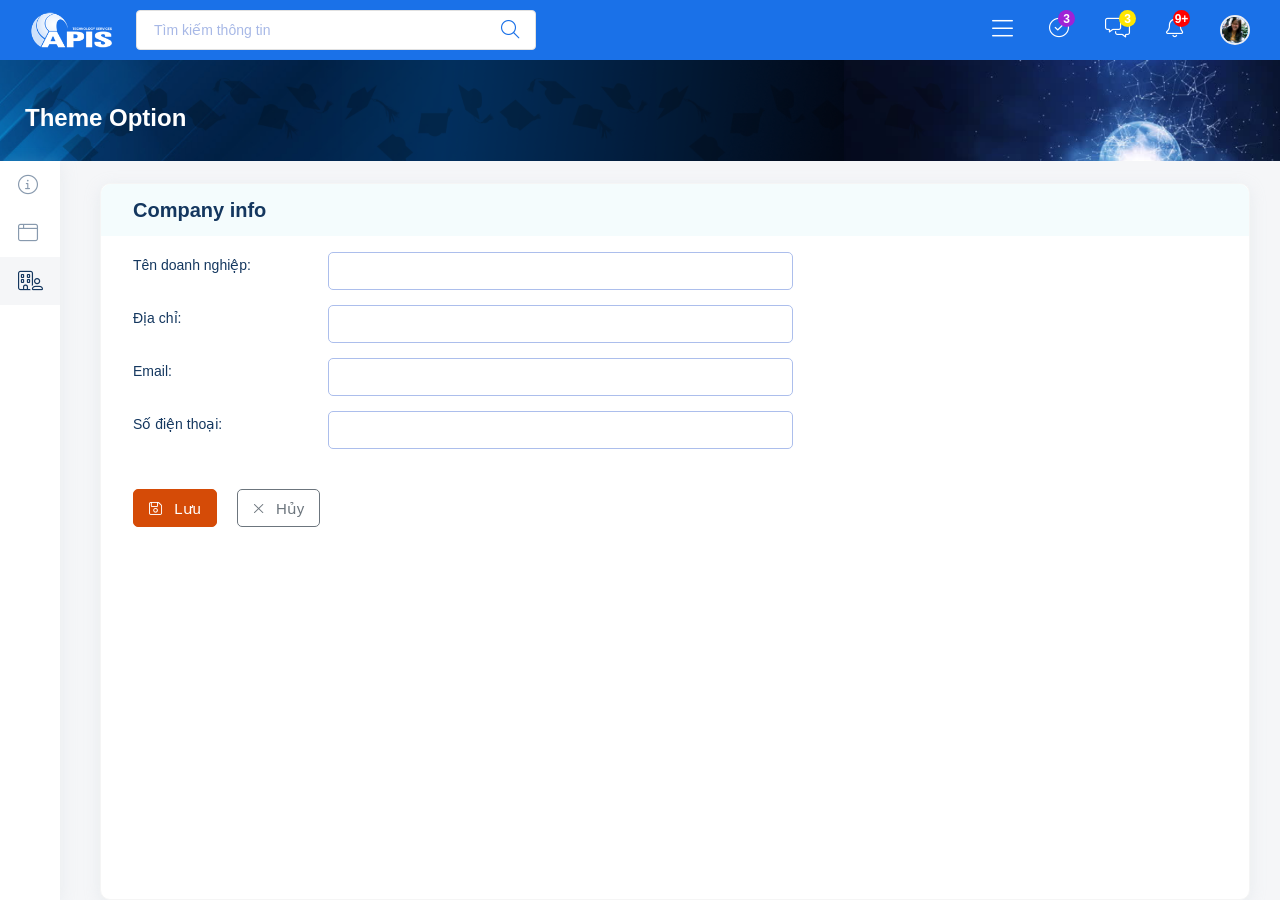
<file: theme-option-company-info.html>
<!DOCTYPE html>
<html lang="en">

<head>
    <meta charset="UTF-8">
    <meta name="viewport" content="width=device-width, initial-scale=1.0">
    <title>Dashboard</title>
    <link rel="stylesheet" href="assets/css/styles.css">

</head>

<body>

    <div class="header fixed-top">
        <div class="top-nav ">
            <div class="head-logo">
                <a href="index.html">
                    <img class="logo-icon" src="assets/images/logo/logo-icon.png">
                    <img class="logo-text" src="assets/images/logo/logo-text.png">
                </a>
            </div>
            <div class="head-search-form">
                <div class="head-search-toggle">
                    <i class="fal fa-search"></i>
                </div>
                <div class="head-search-box">
                    <div class="form">
                        <input type="text" class="search-imput" placeholder="Tìm kiếm thông tin">
                        <button class="search-btn">
                            <i class="fal fa-search"></i>
                        </button>
                    </div>
                </div>

            </div>
            <div class="main-menu">
                <ul class="list-unstyled">
                    <li class="item ">
                        <a class="menu-link" href="index.html">
                            <i class="fal fa-home"></i>
                            <span>Trang chủ</span>
                        </a>
                    </li>
                    <li class="item active">
                        <a class="menu-link" href="dashboard.hhml">
                            <span>Dashboard</span>
                        </a>
                    </li>
                    <li class="item">
                        <a class="menu-link" href="modul.html">
                            <span>Modul</span>
                        </a>
                    </li>
                    <li class="item">
                        <a class="menu-link" href="chucnang-cuaban.html">
                            <span>Chức năng của bạn</span>
                        </a>
                    </li>
                    <li class="item">
                        <a class="menu-link" href="tintuc.html">
                            <span>Tin tức</span>
                        </a>
                    </li>
                </ul>
                <div class="menu-toggle">
                    <i class="fal fa-bars"></i>
                </div>
            </div>
            <div class="account-group">
                <div class="dropdown ">
                    <div class="item" data-bs-toggle="dropdown">
                        <i class="fal fa-circle-check"></i>
                        <span>3</span>
                    </div>
                    <ul class="dropdown-menu">
                        <li><a class="dropdown-item" href="#">Action</a></li>
                        <li><a class="dropdown-item" href="#">Another action</a></li>
                        <li><a class="dropdown-item" href="#">Something else here</a></li>
                    </ul>
                </div>
                <div class="dropdown">
                    <div class="item message" data-bs-toggle="dropdown">
                        <i class="fal fa-messages"></i>
                        <span>3</span>
                    </div>
                    <ul class="dropdown-menu">
                        <li><a class="dropdown-item" href="#">Action</a></li>
                        <li><a class="dropdown-item" href="#">Another action</a></li>
                        <li><a class="dropdown-item" href="#">Something else here</a></li>
                    </ul>
                </div>
                <div class="dropdown">
                    <div class="item noti" data-bs-toggle="dropdown">
                        <i class="fal fa-bell"></i>
                        <span>9+</span>
                    </div>
                    <ul class="dropdown-menu">
                        <li><a class="dropdown-item" href="#">Action</a></li>
                        <li><a class="dropdown-item" href="#">Another action</a></li>
                        <li><a class="dropdown-item" href="#">Something else here</a></li>
                    </ul>
                </div>
                <div class="dropdown">
                    <div class="item" data-bs-toggle="dropdown">
                        <img src="assets/images/avatar.jpg" class="avatar">
                    </div>
                    <ul class="dropdown-menu">
                        <li><a class="dropdown-item" href="#">Action</a></li>
                        <li><a class="dropdown-item" href="#">Another action</a></li>
                        <li><a class="dropdown-item" href="#">Something else here</a></li>
                    </ul>
                </div>
            </div>
        </div>
    </div>
    <div class="quick-action">
        <div class="quick-acction-title pt-40">Theme Option</div>
    </div>
    <div class="dashboard-nav-left">
        <div class="nav-left">
            <ul class="nav-left-list">
                <li class="nav-left-item ">
                    <a href="theme-option-pageInfo.html" class="nav-left-link">
                        <i class="fa-light fa-circle-info"></i>
                        <span>Page Info</span>
                    </a>
                </li>
                <li class="nav-left-item">
                    <a href="theme-option.html" class="nav-left-link">
                        <i class="fa-light fa-browser"></i>
                        <span>Theme Option</span>
                    </a>
                </li>
                <li class="nav-left-item active">
                    <a href="theme-option-company-info.html" class="nav-left-link">
                        <i class="fa-light fa-building-user"></i>
                        <span>Company Info</span>
                    </a>
                </li>
            </ul>
        </div>
        <div class="dashboard-nav-left-content">
            <div class="card today-card full-card">
                <div class="card-header">
                    <div class="title">

                        <div class="modul-name fs-20 text-main">
                            Company info
                        </div>
                    </div>
                </div>
                <div class="card-body">
                    <div class="page-info-wrap company-info-wrap">
                        <form action="" class="form">


                            <div class="input-label-row mb-15">
                                <div class="label">Tên doanh nghiệp:</div>
                                <div class="input">
                                    <input type="text" class="form-control">
                                </div>
                            </div>
                            <div class="input-label-row mb-15">
                                <div class="label">Địa chỉ:</div>
                                <div class="input">
                                    <input type="text" class="form-control">
                                </div>
                            </div>
                            <div class="input-label-row mb-15">
                                <div class="label">Email:</div>
                                <div class="input">
                                    <input type="text" class="form-control">
                                </div>
                            </div>
                            <div class="input-label-row">
                                <div class="label">Số điện thoại:</div>
                                <div class="input">
                                    <input type="text" class="form-control">
                                </div>
                            </div>
                            <div class="btn-action-group-left mt-40">
                                <button class="btn btn-edit">
                                    <i class="fal fa-floppy-disk"></i>
                                    <span>Lưu</span>
                                </button>
                                <button class="btn btn-outline-secondary ms-20">
                                    <i class="fal fa-times"></i>
                                    <span>Hủy</span>
                                </button>
                            </div>
                        </form>
                    </div>
                </div>

            </div>
        </div>
    </div>
    <!-- JS -->
    <script src="assets/bootstrap-5.3.2/js/bootstrap.bundle.js"></script>
    <script src="assets/swiper-slide/swiper-bundle.min.js"></script>
    <script src="assets/js/jquery-3.7.1.min.js"></script>
    <script src="assets/js/customs.js"></script>
</body>

</html>
</file>
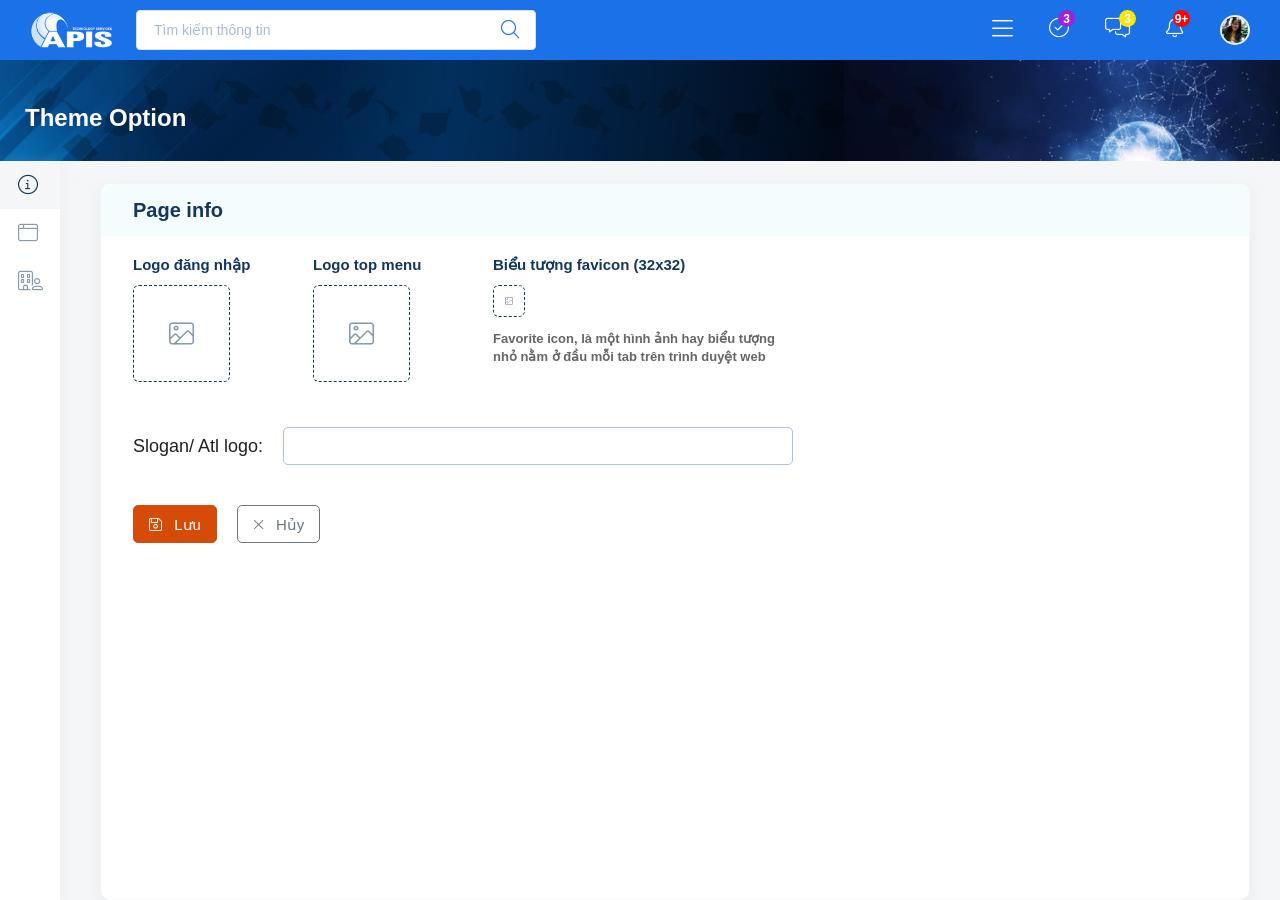
<file: theme-option-pageInfo.html>
<!DOCTYPE html>
<html lang="en">

<head>
    <meta charset="UTF-8">
    <meta name="viewport" content="width=device-width, initial-scale=1.0">
    <title>Dashboard</title>
    <link rel="stylesheet" href="assets/css/styles.css">

</head>

<body>
    <div class="header fixed-top">
        <div class="top-nav ">
            <div class="head-logo">
                <a href="index.html">
                    <img class="logo-icon" src="assets/images/logo/logo-icon.png">
                    <img class="logo-text" src="assets/images/logo/logo-text.png">
                </a>
            </div>
            <div class="head-search-form">
                <div class="head-search-toggle">
                    <i class="fal fa-search"></i>
                </div>
                <div class="head-search-box">
                    <div class="form">
                        <input type="text" class="search-imput" placeholder="Tìm kiếm thông tin">
                        <button class="search-btn">
                            <i class="fal fa-search"></i>
                        </button>
                    </div>
                </div>

            </div>
            <div class="main-menu">
                <ul class="list-unstyled">
                    <li class="item ">
                        <a class="menu-link" href="index.html">
                            <i class="fal fa-home"></i>
                            <span>Trang chủ</span>
                        </a>
                    </li>
                    <li class="item active">
                        <a class="menu-link" href="dashboard.hhml">
                            <span>Dashboard</span>
                        </a>
                    </li>
                    <li class="item">
                        <a class="menu-link" href="modul.html">
                            <span>Modul</span>
                        </a>
                    </li>
                    <li class="item">
                        <a class="menu-link" href="chucnang-cuaban.html">
                            <span>Chức năng của bạn</span>
                        </a>
                    </li>
                    <li class="item">
                        <a class="menu-link" href="tintuc.html">
                            <span>Tin tức</span>
                        </a>
                    </li>
                </ul>
                <div class="menu-toggle">
                    <i class="fal fa-bars"></i>
                </div>
            </div>
            <div class="account-group">
                <div class="dropdown ">
                    <div class="item" data-bs-toggle="dropdown">
                        <i class="fal fa-circle-check"></i>
                        <span>3</span>
                    </div>
                    <ul class="dropdown-menu">
                        <li><a class="dropdown-item" href="#">Action</a></li>
                        <li><a class="dropdown-item" href="#">Another action</a></li>
                        <li><a class="dropdown-item" href="#">Something else here</a></li>
                    </ul>
                </div>
                <div class="dropdown">
                    <div class="item message" data-bs-toggle="dropdown">
                        <i class="fal fa-messages"></i>
                        <span>3</span>
                    </div>
                    <ul class="dropdown-menu">
                        <li><a class="dropdown-item" href="#">Action</a></li>
                        <li><a class="dropdown-item" href="#">Another action</a></li>
                        <li><a class="dropdown-item" href="#">Something else here</a></li>
                    </ul>
                </div>
                <div class="dropdown">
                    <div class="item noti" data-bs-toggle="dropdown">
                        <i class="fal fa-bell"></i>
                        <span>9+</span>
                    </div>
                    <ul class="dropdown-menu">
                        <li><a class="dropdown-item" href="#">Action</a></li>
                        <li><a class="dropdown-item" href="#">Another action</a></li>
                        <li><a class="dropdown-item" href="#">Something else here</a></li>
                    </ul>
                </div>
                <div class="dropdown">
                    <div class="item" data-bs-toggle="dropdown">
                        <img src="assets/images/avatar.jpg" class="avatar">
                    </div>
                    <ul class="dropdown-menu">
                        <li><a class="dropdown-item" href="#">Action</a></li>
                        <li><a class="dropdown-item" href="#">Another action</a></li>
                        <li><a class="dropdown-item" href="#">Something else here</a></li>
                    </ul>
                </div>
            </div>
        </div>
    </div>
    <div class="quick-action">
        <div class="quick-acction-title pt-40">Theme Option</div>
    </div>
    <div class="dashboard-nav-left">
        <div class="nav-left">
            <ul class="nav-left-list">
                <li class="nav-left-item active">
                    <a href="theme-option-pageInfo.html" class="nav-left-link">
                        <i class="fa-light fa-circle-info"></i>
                        <span>Page Info</span>
                    </a>
                </li>
                <li class="nav-left-item">
                    <a href="theme-option.html" class="nav-left-link">
                        <i class="fa-light fa-browser"></i>
                        <span>Theme Option</span>
                    </a>
                </li>
                <li class="nav-left-item">
                    <a href="theme-option-company-info.html" class="nav-left-link">
                        <i class="fa-light fa-building-user"></i>
                        <span>Company Info</span>
                    </a>
                </li>
            </ul>
        </div>
        <div class="dashboard-nav-left-content">
            <div class="card today-card full-card">
                <div class="card-header">
                    <div class="title">

                        <div class="modul-name fs-20 text-main">
                            Page info
                        </div>
                    </div>
                </div>
                <div class="card-body">
                    <div class="page-info-wrap">
                        <form action="" class="form">
                            <div class="logo-upload">
                                <div class="title">Logo đăng nhập</div>
                                <div class="image-selector">
                                    <label class="image-input" for="logo_login">
                                        <span class="file-prev">
                                            <i class="fa-light fa-image nofile"></i>
                                        </span>
                                    </label>
                                    <input class="file-input" accept="image/*" type="file" name="" id="logo_login">
                                </div>
                            </div>
                            <div class="logo-upload">
                                <div class="title">Logo top menu</div>
                                <div class="image-selector">
                                    <label class="image-input" for="logo_header">
                                        <span class="file-prev">
                                            <i class="fa-light fa-image nofile"></i>
                                        </span>
                                    </label>
                                    <input class="file-input" accept="image/*" type="file" name="" id="logo_header">
                                </div>
                            </div>
                            <div class="logo-upload favicon-upload">
                                <div class="title">Biểu tượng favicon (32x32)</div>
                                <div class="image-selector image-selector-sm">
                                    <label class="image-input" for="favicon">
                                        <span class="file-prev">
                                            <i class="fa-light fa-image nofile"></i>
                                        </span>
                                    </label>
                                    <input class="file-input" accept="image/*" type="file" name="" id="favicon">
                                </div>
                                <p>Favorite icon, là một hình ảnh hay biểu tượng nhỏ nằm ở đầu mỗi tab trên trình duyệt web</p>
                            </div>
                            <div class="slogan-upload">
                                <div class="title">Slogan/ Atl logo:</div>
                                <div class="input">
                                    <input type="text" class="form-control">
                                </div>
                            </div>
                            <div class="btn-action-group-left mt-40">
                                <button class="btn btn-edit">
                                    <i class="fal fa-floppy-disk"></i>
                                    <span>Lưu</span>
                                </button>
                                <button class="btn btn-outline-secondary ms-20">
                                    <i class="fal fa-times"></i>
                                    <span>Hủy</span>
                                </button>
                            </div>
                        </form>
                    </div>
                </div>

            </div>
        </div>
    </div>
    <!-- JS -->
    <script src="assets/bootstrap-5.3.2/js/bootstrap.bundle.js"></script>
    <script src="assets/swiper-slide/swiper-bundle.min.js"></script>
    <script src="assets/js/jquery-3.7.1.min.js"></script>
    <script src="assets/js/customs.js"></script>
</body>

</html>
</file>
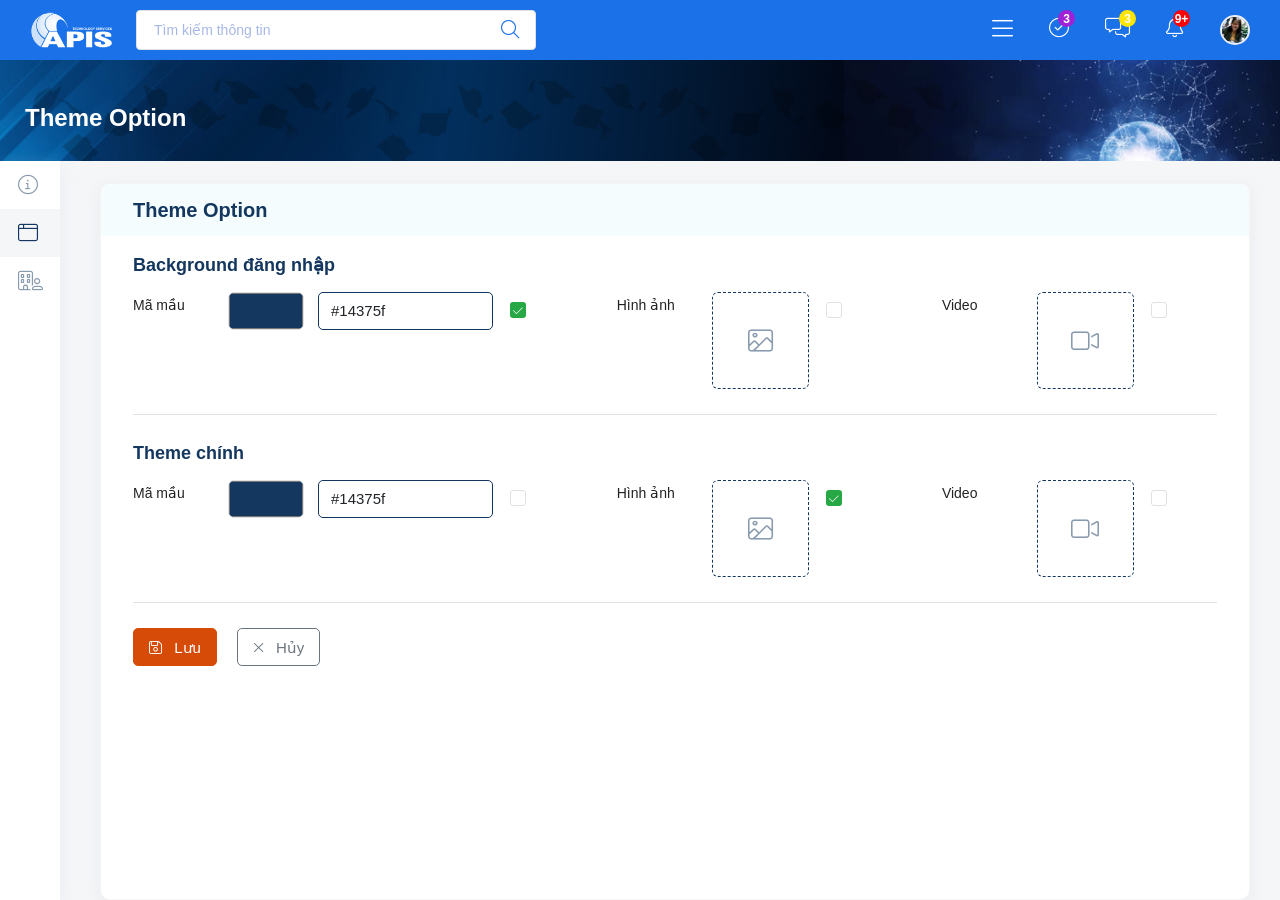
<file: theme-option.html>
<!DOCTYPE html>
<html lang="en">

<head>
    <meta charset="UTF-8">
    <meta name="viewport" content="width=device-width, initial-scale=1.0">
    <title>Dashboard</title>
    <link rel="stylesheet" href="assets/css/styles.css">

</head>

<body>
    <div class="header fixed-top">
        <div class="top-nav ">
            <div class="head-logo">
                <a href="index.html">
                    <img class="logo-icon" src="assets/images/logo/logo-icon.png">
                    <img class="logo-text" src="assets/images/logo/logo-text.png">
                </a>
            </div>
            <div class="head-search-form">
                <div class="head-search-toggle">
                    <i class="fal fa-search"></i>
                </div>
                <div class="head-search-box">
                    <div class="form">
                        <input type="text" class="search-imput" placeholder="Tìm kiếm thông tin">
                        <button class="search-btn">
                            <i class="fal fa-search"></i>
                        </button>
                    </div>
                </div>

            </div>
            <div class="main-menu">
                <ul class="list-unstyled">
                    <li class="item ">
                        <a class="menu-link" href="index.html">
                            <i class="fal fa-home"></i>
                            <span>Trang chủ</span>
                        </a>
                    </li>
                    <li class="item active">
                        <a class="menu-link" href="dashboard.hhml">
                            <span>Dashboard</span>
                        </a>
                    </li>
                    <li class="item">
                        <a class="menu-link" href="modul.html">
                            <span>Modul</span>
                        </a>
                    </li>
                    <li class="item">
                        <a class="menu-link" href="chucnang-cuaban.html">
                            <span>Chức năng của bạn</span>
                        </a>
                    </li>
                    <li class="item">
                        <a class="menu-link" href="tintuc.html">
                            <span>Tin tức</span>
                        </a>
                    </li>
                </ul>
                <div class="menu-toggle">
                    <i class="fal fa-bars"></i>
                </div>
            </div>
            <div class="account-group">
                <div class="dropdown ">
                    <div class="item" data-bs-toggle="dropdown">
                        <i class="fal fa-circle-check"></i>
                        <span>3</span>
                    </div>
                    <ul class="dropdown-menu">
                        <li><a class="dropdown-item" href="#">Action</a></li>
                        <li><a class="dropdown-item" href="#">Another action</a></li>
                        <li><a class="dropdown-item" href="#">Something else here</a></li>
                    </ul>
                </div>
                <div class="dropdown">
                    <div class="item message" data-bs-toggle="dropdown">
                        <i class="fal fa-messages"></i>
                        <span>3</span>
                    </div>
                    <ul class="dropdown-menu">
                        <li><a class="dropdown-item" href="#">Action</a></li>
                        <li><a class="dropdown-item" href="#">Another action</a></li>
                        <li><a class="dropdown-item" href="#">Something else here</a></li>
                    </ul>
                </div>
                <div class="dropdown">
                    <div class="item noti" data-bs-toggle="dropdown">
                        <i class="fal fa-bell"></i>
                        <span>9+</span>
                    </div>
                    <ul class="dropdown-menu">
                        <li><a class="dropdown-item" href="#">Action</a></li>
                        <li><a class="dropdown-item" href="#">Another action</a></li>
                        <li><a class="dropdown-item" href="#">Something else here</a></li>
                    </ul>
                </div>
                <div class="dropdown">
                    <div class="item" data-bs-toggle="dropdown">
                        <img src="assets/images/avatar.jpg" class="avatar">
                    </div>
                    <ul class="dropdown-menu">
                        <li><a class="dropdown-item" href="#">Action</a></li>
                        <li><a class="dropdown-item" href="#">Another action</a></li>
                        <li><a class="dropdown-item" href="#">Something else here</a></li>
                    </ul>
                </div>
            </div>
        </div>
    </div>
    <div class="quick-action">
        <div class="quick-acction-title pt-40">Theme Option</div>
    </div>
    <div class="dashboard-nav-left">
        <div class="nav-left">
            <ul class="nav-left-list">
                <li class="nav-left-item">
                    <a href="theme-option-pageInfo.html" class="nav-left-link">
                        <i class="fa-light fa-circle-info"></i>
                        <span>Page Info</span>
                    </a>
                </li>
                <li class="nav-left-item active">
                    <a href="theme-option.html" class="nav-left-link">
                        <i class="fa-light fa-browser"></i>
                        <span>Theme Option</span>
                    </a>
                </li>
                <li class="nav-left-item">
                    <a href="theme-option-company-info.html" class="nav-left-link">
                        <i class="fa-light fa-building-user"></i>
                        <span>Company Info</span>
                    </a>
                </li>
            </ul>
        </div>
        <div class="dashboard-nav-left-content">
            <div class="card today-card full-card">
                <div class="card-header">
                    <div class="title">

                        <div class="modul-name fs-20 text-main">
                            Theme Option
                        </div>
                    </div>
                </div>
                <div class="card-body">
                    <form action="" class="theme-option-form">
                        <div class="theme-option-row">
                            <div class="title">Background đăng nhập</div>
                            <div class="theme-option-box">
                                <div class="theme-bg-corlor">
                                    <div class="label">Mã mầu</div>
                                    <div class="colour-picker-field">
                                        <input class="colour-picker-field__item--picker" name="colour-picker" type="color">

                                        <input class="colour-picker-field__item--text form-control" value="#14375f" />
                                    </div>
                                    <label class="checkbox checkbox-green">
                                        <input type="radio" name="bgLogin" checked>
                                        <span class="checkmark">
                                            <i class="fa-solid fa-check"></i>
                                        </span>
                                    </label>
                                </div>
                                <div class="theme-bg-file">
                                    <div class="label">Hình ảnh</div>
                                    <div class="image-selector">
                                        <label class="image-input" for="logo_login">
                                            <span class="file-prev">
                                                <i class="fa-light fa-image nofile"></i>
                                            </span>
                                        </label>
                                        <input class="file-input" accept="image/*" type="file" name="" id="logo_login">
                                    </div>
                                    <label class="checkbox checkbox-green">
                                        <input type="radio" name="bgLogin">
                                        <span class="checkmark">
                                            <i class="fa-solid fa-check"></i>
                                        </span>
                                    </label>
                                </div>
                                <div class="theme-bg-file">
                                    <div class="label">Video</div>
                                    <div class="image-selector">
                                        <label class="image-input" for="bg_video">
                                            <span class="file-prev">
                                                <i class="fa-light fa-video nofile"></i>
                                            </span>
                                        </label>
                                        <input class="file-input" accept="video/*" type="file" name="" id="bg_video">
                                        <a href="#video_view" class="video-view-link" data-bs-toggle="modal">Xem video >></a>
                                    </div>
                                    <label class="checkbox checkbox-green">
                                        <input type="radio" name="bgLogin">
                                        <span class="checkmark">
                                            <i class="fa-solid fa-check"></i>
                                        </span>
                                    </label>
                                </div>

                            </div>
                        </div>
                        <div class="line-1 my-25"></div>
                        <div class="theme-option-row">
                            <div class="title">Theme chính</div>
                            <div class="theme-option-box">
                                <div class="theme-bg-corlor">
                                    <div class="label">Mã mầu</div>
                                    <div class="colour-picker-field">
                                        <input class="colour-picker-field__item--picker" name="colour-picker" type="color">

                                        <input class="colour-picker-field__item--text form-control" value="#14375f" />
                                    </div>
                                    <label class="checkbox checkbox-green">
                                        <input type="radio" name="bgMain">
                                        <span class="checkmark">
                                            <i class="fa-solid fa-check"></i>
                                        </span>
                                    </label>
                                </div>
                                <div class="theme-bg-file">
                                    <div class="label">Hình ảnh</div>
                                    <div class="image-selector">
                                        <label class="image-input" for="img_bg">
                                            <span class="file-prev">
                                                <i class="fa-light fa-image nofile"></i>
                                            </span>
                                        </label>
                                        <input class="file-input" accept="image/*" type="file" name="" id="img_bg">
                                    </div>
                                    <label class="checkbox checkbox-green">
                                        <input type="radio" name="bgMain" checked>
                                        <span class="checkmark">
                                            <i class="fa-solid fa-check"></i>
                                        </span>
                                    </label>
                                </div>
                                <div class="theme-bg-file">
                                    <div class="label">Video</div>
                                    <div class="image-selector">
                                        <label class="image-input" for="bg_video_main">
                                            <span class="file-prev">
                                                <i class="fa-light fa-video nofile"></i>
                                            </span>
                                        </label>
                                        <input class="file-input" accept="video/*" type="file" name="" id="bg_video_main">
                                        <a href="#video_view" class="video-view-link" data-bs-toggle="modal" data-src="">Xem video >></a>
                                    </div>
                                    <label class="checkbox checkbox-green">
                                        <input type="radio" name="bgMain">
                                        <span class="checkmark">
                                            <i class="fa-solid fa-check"></i>
                                        </span>
                                    </label>
                                </div>

                            </div>
                        </div>
                        <div class="line-1 my-25"></div>
                        <div class="btn-action-group-left">
                            <button class="btn btn-edit">
                                <i class="fal fa-floppy-disk"></i>
                                <span>Lưu</span>
                            </button>
                            <button class="btn btn-outline-secondary ms-20">
                                <i class="fal fa-times"></i>
                                <span>Hủy</span>
                            </button>
                        </div>
                    </form>
                </div>



            </div>
        </div>
    </div>
    <!-- modal play background video -->
    <div class="modal fade" id="video_view">
        <div class="modal-dialog modal-xl">
            <div class="modal-content">
                <div class="modal-body ">
                    <video class="video__view w-100" controls muted></video>
                </div>
            </div>
        </div>
    </div>
    <!-- JS -->
    <script src="assets/bootstrap-5.3.2/js/bootstrap.bundle.js"></script>
    <script src="assets/swiper-slide/swiper-bundle.min.js"></script>
    <script src="assets/js/jquery-3.7.1.min.js"></script>
    <script src="assets/js/customs.js"></script>

</body>

</html>
</file>
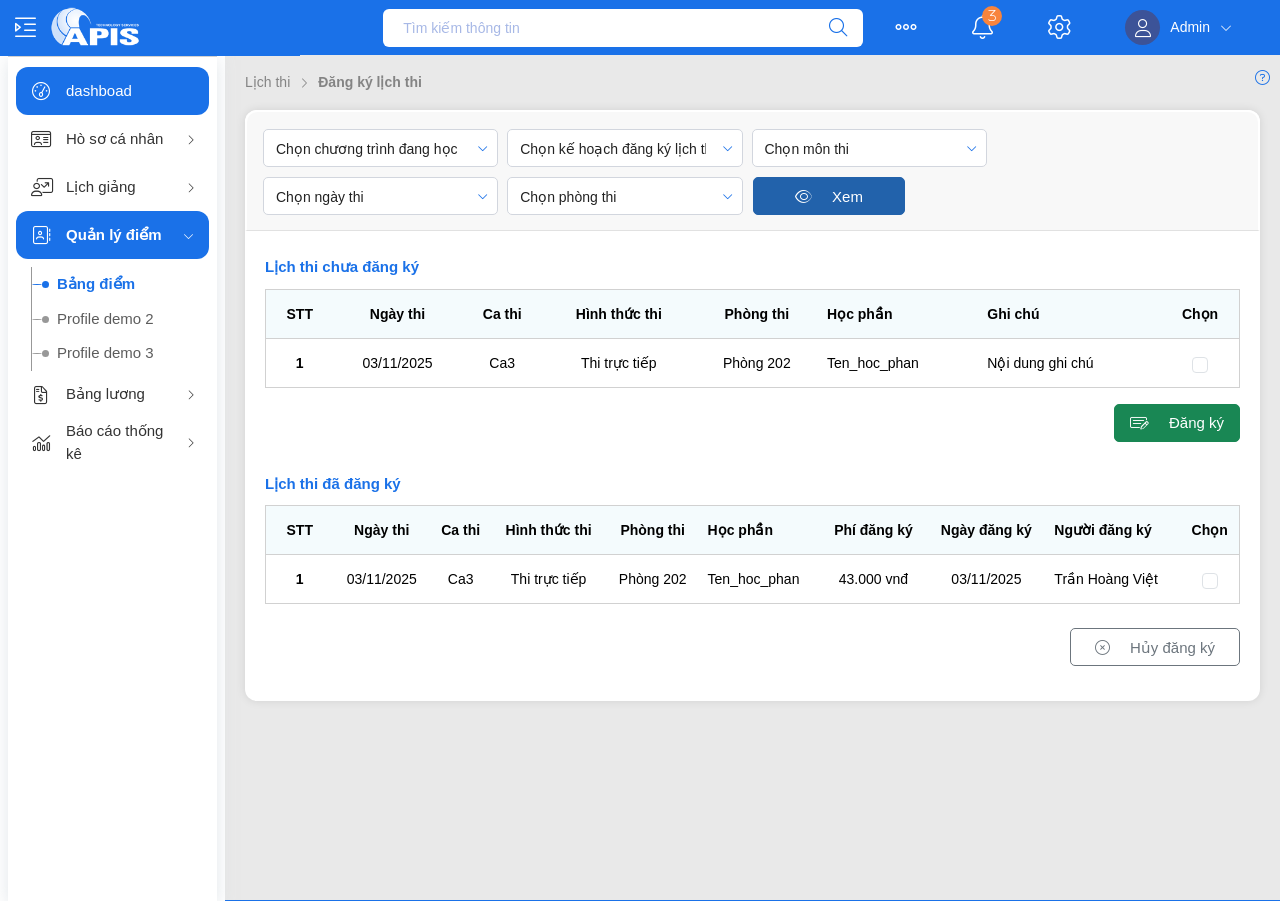
<file: 03-11/dangky-lichthi.html>
<!DOCTYPE html>
<html lang="en">
  <head>
    <meta charset="UTF-8" />
    <meta http-equiv="X-UA-Compatible" content="IE=edge" />
    <meta name="viewport" content="width=device-width, initial-scale=1.0" />
    <title>Education management</title>
    <link rel="stylesheet" href="../assets/css/styles.css" />
  </head>

  <body>
    <div class="wrapper">
      <div class="left-sidebar">
        <div class="sidebar-top">
          <a href="javascript:void(0)" class="menu-icon">
            <i class="fal fa-indent"></i>
          </a>
          <a href="javascript:void(0)" class="menu-icon-mobi">
            <i class="fal fa-indent"></i>
          </a>
          <a class="logo" href="#">
            <img class="logo-icon" src="../assets/images/logo.png" />
            <img class="logo-name" src="../assets/images/logo-name.png" />
          </a>
          <div class="line-1"></div>
          <div class="line-2"></div>
          <div class="line-hiden"></div>
        </div>

        <div class="sidebar-menu">
          <div class="accordion" id="sidebar-menu">
            <div class="sidebar-menu-item">
              <a class="sidebar-menu-header" href="">
                <i class="fas fa-tachometer-alt item-icon"></i>
                <span>dashboad</span>
              </a>
            </div>
            <!-- siderbar menu  item -->
            <div class="sidebar-menu-item">
              <a
                class="sidebar-menu-header collapsed"
                data-bs-toggle="collapse"
                data-bs-target="#collapse1"
                href="javascrip:void(0)"
              >
                <i class="fal fa-id-card item-icon"></i>
                <span>Hò sơ cá nhân</span>
                <i class="fal fa-chevron-right item-arrow-icon"></i>
                <i class="fal fa-chevron-down item-arrow-icon down"></i>
              </a>
              <div
                class="sidebar-menu-sub collapse"
                id="collapse1"
                data-bs-parent="#sidebar-menu"
              >
                <a href="#">Profile demo 1 co the dai hon</a>
                <a href="#">Profile demo 2</a>
                <a href="#">Profile demo 3</a>
              </div>
            </div>
            <!-- end siderbar menu  item -->
            <!-- siderbar menu  item -->
            <div class="sidebar-menu-item">
              <a
                class="sidebar-menu-header collapsed"
                data-bs-toggle="collapse"
                data-bs-target="#collapse2"
                href="javascrip:void(0)"
              >
                <i class="fal fa-user-chart item-icon"></i>
                <span>Lịch giảng</span>
                <i class="fal fa-chevron-right item-arrow-icon"></i>
                <i class="fal fa-chevron-down item-arrow-icon down"></i>
              </a>
              <div
                class="sidebar-menu-sub collapse"
                id="collapse2"
                data-bs-parent="#sidebar-menu"
              >
                <a href="#">Profile demo 2</a>
                <a href="#">Profile demo 3</a>
              </div>
            </div>
            <!-- end siderbar menu  item -->
            <div class="sidebar-menu-item active">
              <a
                class="sidebar-menu-header"
                data-bs-toggle="collapse"
                data-bs-target="#collapse3"
                href="javascrip:void(0)"
              >
                <i class="fal fa-address-book item-icon"></i>
                <span>Quản lý điểm</span>
                <i class="fal fa-chevron-right item-arrow-icon"></i>
                <i class="fal fa-chevron-down item-arrow-icon down"></i>
              </a>
              <div
                class="sidebar-menu-sub collapse show"
                id="collapse3"
                data-bs-parent="#sidebar-menu"
              >
                <a class="active" href="#">Bảng điểm</a>
                <a href="#">Profile demo 2</a>
                <a href="#">Profile demo 3</a>
              </div>
            </div>
            <!-- end siderbar menu  item -->
            <!-- end siderbar menu  item -->
            <div class="sidebar-menu-item">
              <a
                class="sidebar-menu-header collapsed"
                data-bs-toggle="collapse"
                data-bs-target="#collapse4"
                href="javascrip:void(0)"
              >
                <i class="fal fa-file-invoice-dollar item-icon"></i>
                <span>Bảng lương</span>
                <i class="fal fa-chevron-right item-arrow-icon"></i>
                <i class="fal fa-chevron-down item-arrow-icon down"></i>
              </a>
              <div
                class="sidebar-menu-sub collapse"
                id="collapse4"
                data-bs-parent="#sidebar-menu"
              >
                <a href="#">Profile demo 1</a>
                <a href="#">Profile demo 2</a>
                <a href="#">Profile demo 3</a>
              </div>
            </div>
            <!-- end siderbar menu  item -->
            <!-- end siderbar menu  item -->
            <div class="sidebar-menu-item">
              <a
                class="sidebar-menu-header collapsed"
                data-bs-toggle="collapse"
                data-bs-target="#collapse5"
                href="javascrip:void(0)"
              >
                <i class="fal fa-analytics item-icon"></i>
                <span>Báo cáo thống kê</span>
                <i class="fal fa-chevron-right item-arrow-icon"></i>
                <i class="fal fa-chevron-down item-arrow-icon down"></i>
              </a>
              <div
                class="sidebar-menu-sub collapse"
                id="collapse5"
                data-bs-parent="#sidebar-menu"
              >
                <a href="#">Profile demo 1</a>
                <a href="#">Profile demo 2</a>
                <a href="#">Profile demo 3</a>
              </div>
            </div>
            <!-- end siderbar menu  item -->
          </div>
        </div>
      </div>
      <div class="content-page">
        <!-- navbar -->
        <div class="navbar">
          <div class="search-group-in-mobi">
            <i class="fal fa-search mobi-search-icon"></i>
            <form class="search-group">
              <input
                type="email"
                class="search-form"
                placeholder="Tìm kiếm thông tin"
              />
              <button><i class="fal fa-search"></i></button>
            </form>
          </div>
          <div class="in-mobi-group">
            <div class="nav-menu-group">
              <div class="dropdown">
                <button class=" " type="button" data-bs-toggle="dropdown">
                  <i class="fal fa-ellipsis-h-alt"></i>
                </button>
                <ul class="dropdown-menu">
                  <li><a class="dropdown-item" href="#">Action</a></li>
                  <li><a class="dropdown-item" href="#">Another action</a></li>
                  <li>
                    <a class="dropdown-item" href="#">Something else here</a>
                  </li>
                </ul>
              </div>
            </div>
            <div class="nav-notification">
              <div class="dropdown">
                <button class=" " type="button" data-bs-toggle="dropdown">
                  <i class="fal fa-bell"><span class="noti-count">3</span></i>
                </button>
                <ul class="dropdown-menu">
                  <li><a class="dropdown-item" href="#">Action</a></li>
                  <li><a class="dropdown-item" href="#">Another action</a></li>
                  <li>
                    <a class="dropdown-item" href="#">Something else here</a>
                  </li>
                </ul>
              </div>
            </div>
            <div class="nav-setting">
              <div class="dropdown">
                <button class=" " type="button" data-bs-toggle="dropdown">
                  <i class="fal fa-cog"></i>
                </button>
                <ul class="dropdown-menu">
                  <li><a class="dropdown-item" href="#">Action</a></li>
                  <li><a class="dropdown-item" href="#">Another action</a></li>
                  <li>
                    <a class="dropdown-item" href="#">Something else here</a>
                  </li>
                </ul>
              </div>
            </div>
            <div class="nav-account">
              <div class="dropdown">
                <button class=" " type="button" data-bs-toggle="dropdown">
                  <div class="user-image">
                    <i class="fas fa-user user-icon"></i>
                  </div>
                  <span>Admin</span>
                  <i class="fal fa-chevron-down user-arrow"></i>
                </button>
                <ul class="dropdown-menu">
                  <li><a class="dropdown-item" href="#">Action</a></li>
                  <li><a class="dropdown-item" href="#">Another action</a></li>
                  <li>
                    <a class="dropdown-item" href="#">Something else here</a>
                  </li>
                </ul>
              </div>
            </div>
          </div>
        </div>
        <!-- end navbar -->
        <!-- content -->
        <div class="content one-door">
          <div class="overlay"></div>
          <div class="content-tab no-tab">
            <div class="d-flex justify-content-between">
              <div class="nav-content-left">
                <p class="link">
                  <a href="#">Lịch thi</a><i class="fal fa-angle-right"></i
                  ><a href="#">Đăng ký lịch thi</a>
                </p>
              </div>

              <div class="nav-content-right">
                <a class="d-block text-right" href=""
                  ><i class="fas fa-question-circle"></i
                ></a>
              </div>
            </div>
          </div>

          <!-- đăng ký nguyện vọng -->
          <div class="box-shadow register-wish pt-0">
            <div class="form-top">
              <div class="row">
                <div class="col-12 col-lg-3 col-md-6 mb-15">
                  <div class="form-item d-flex form-add-info">
                    <div class="input-group no-icon">
                      <i class="fal fa-angle-down"></i>
                      <select
                        class="form-select"
                        aria-label="Default select example"
                      >
                        <option selected>Chọn chương trình đang học</option>
                        <option value="1">Công nghệ thông tin</option>
                        <option value="2">Kế toán</option>
                        <option value="3">Điện tử</option>
                      </select>
                    </div>
                  </div>
                </div>
                <div class="col-12 col-lg-3 col-md-6 mb-15">
                  <div class="form-item d-flex form-add-info">
                    <div class="input-group no-icon">
                      <i class="fal fa-angle-down"></i>
                      <select
                        class="form-select"
                        aria-label="Default select example"
                      >
                        <option selected>Chọn kế hoạch đăng ký lịch thi</option>
                        <option value="1">Công nghệ thông tin</option>
                        <option value="2">Kế toán</option>
                        <option value="3">Điện tử</option>
                      </select>
                    </div>
                  </div>
                </div>
                <div class="col-12 col-lg-3 col-md-6 mb-15">
                  <div class="form-item d-flex form-add-info">
                    <div class="input-group no-icon">
                      <i class="fal fa-angle-down"></i>
                      <select
                        class="form-select"
                        aria-label="Default select example"
                      >
                        <option selected>Chọn môn thi</option>
                        <option value="1">Công nghệ thông tin</option>
                        <option value="2">Kế toán</option>
                        <option value="3">Điện tử</option>
                      </select>
                    </div>
                  </div>
                </div>
                <div class="col-lg-3 col-md-6 col-12 mb-15"></div>
                <div class="col-12 col-lg-3 col-md-6 mb-15">
                  <div class="form-item d-flex form-add-info">
                    <div class="input-group no-icon">
                      <i class="fal fa-angle-down"></i>
                      <select
                        class="form-select"
                        aria-label="Default select example"
                      >
                        <option selected>Chọn ngày thi</option>
                        <option value="1">Công nghệ thông tin</option>
                        <option value="2">Kế toán</option>
                        <option value="3">Điện tử</option>
                      </select>
                    </div>
                  </div>
                </div>
                <div class="col-12 col-lg-3 col-md-6 mb-15">
                  <div class="form-item d-flex form-add-info">
                    <div class="input-group no-icon">
                      <i class="fal fa-angle-down"></i>
                      <select
                        class="form-select"
                        aria-label="Default select example"
                      >
                        <option selected>Chọn phòng thi</option>
                        <option value="1">Công nghệ thông tin</option>
                        <option value="2">Kế toán</option>
                        <option value="3">Điện tử</option>
                      </select>
                    </div>
                  </div>
                </div>

                <div class="col-lg-2 col-md-4 col-12 d-flex mb-15">
                  <div class="btn btn-dask-blue min-w-100">
                    <i class="fal fa-eye me-2"></i> Xem
                  </div>
                </div>
              </div>
            </div>
            <div class="container-fluid px-20">
              <p class="color-dask-blue fw-bold mt-3">Lịch thi chưa đăng ký</p>
              <table class="table transcrip-table tabs-scores">
                <thead>
                  <tr>
                    <th class="text-center" scope="col">STT</th>
                    <th class="text-center" scope="col">Ngày thi</th>
                    <th class="text-center" scope="col">Ca thi</th>
                    <th class="text-center" scope="col">Hình thức thi</th>
                    <th class="text-center" scope="col">Phòng thi</th>
                    <th scope="col">Học phần</th>

                    <th scope="col">Ghi chú</th>
                    <th class="text-center" scope="col">Chọn</th>
                  </tr>
                </thead>
                <tbody>
                  <tr>
                    <th class="text-center" scope="row">
                      <em class="show-in-mobi">STT</em><span>1</span>
                    </th>
                    <td class="text-center">
                      <em class="show-in-mobi">Ngày thi:</em
                      ><span>03/11/2025</span>
                    </td>
                    <td class="text-center">
                      <em class="show-in-mobi">Ca thi:</em><span>Ca3</span>
                    </td>
                    <td class="text-center">
                      <em class="show-in-mobi">Hình thức thi:</em
                      ><span>Thi trực tiếp</span>
                    </td>
                    <td class="text-center">
                      <em class="show-in-mobi">Phòng thi:</em
                      ><span>Phòng 202</span>
                    </td>
                    <td>
                      <em class="show-in-mobi">Học phần:</em
                      ><span>Ten_hoc_phan</span>
                    </td>
                    <td>
                      <em class="show-in-mobi">Ghi chú:</em
                      ><span>Nội dung ghi chú</span>
                    </td>
                    <td class="text-center">
                      <em class="show-in-mobi">Chọn:</em
                      ><span
                        ><input
                          class="form-check-input"
                          type="checkbox"
                          value=""
                          id="flexCheckDefault"
                      /></span>
                    </td>
                  </tr>
                </tbody>
              </table>
              <div class="d-flex justify-content-end mt-3">
                <div class="btn btn-success mb-15">
                  <i class="fal fa-money-check-edit me-2"></i> Đăng ký
                </div>
              </div>
              <p class="color-dask-blue fw-bold mt-3">Lịch thi đã đăng ký</p>
              <table class="table transcrip-table tabs-scores">
                <thead>
                  <tr>
                    <th class="text-center" scope="col">STT</th>
                    <th class="text-center" scope="col">Ngày thi</th>
                    <th class="text-center" scope="col">Ca thi</th>
                    <th class="text-center" scope="col">Hình thức thi</th>
                    <th class="text-center" scope="col">Phòng thi</th>
                    <th scope="col">Học phần</th>
                    <th class="text-center" scope="col">Phí đăng ký</th>
                    <th class="text-center" scope="col">Ngày đăng ký</th>

                    <th scope="col">Người đăng ký</th>
                    <th class="text-center" scope="col">Chọn</th>
                  </tr>
                </thead>
                <tbody>
                  <tr>
                    <th class="text-center" scope="row">
                      <em class="show-in-mobi">STT</em><span>1</span>
                    </th>
                    <td class="text-center">
                      <em class="show-in-mobi">Ngày thi:</em
                      ><span>03/11/2025</span>
                    </td>
                    <td class="text-center">
                      <em class="show-in-mobi">Ca thi:</em><span>Ca3</span>
                    </td>
                    <td class="text-center">
                      <em class="show-in-mobi">Hình thức thi:</em
                      ><span>Thi trực tiếp</span>
                    </td>
                    <td class="text-center">
                      <em class="show-in-mobi">Phòng thi:</em
                      ><span>Phòng 202</span>
                    </td>
                    <td>
                      <em class="show-in-mobi">Học phần:</em
                      ><span>Ten_hoc_phan</span>
                    </td>
                    <td class="text-center">
                      <em class="show-in-mobi">Phí đăng ký:</em
                      ><span>43.000 vnđ</span>
                    </td>
                    <td class="text-center">
                      <em class="show-in-mobi">Ngày đăng ký:</em
                      ><span>03/11/2025</span>
                    </td>
                    <td>
                      <em class="show-in-mobi">Người đăng ký:</em
                      ><span>Trần Hoàng Việt</span>
                    </td>
                    <td class="text-center">
                      <em class="show-in-mobi">Chọn:</em
                      ><span
                        ><input
                          class="form-check-input"
                          type="checkbox"
                          value=""
                          id="flexCheckDefault"
                      /></span>
                    </td>
                  </tr>
                </tbody>
              </table>
              <div class="d-flex align-items-center mt-4 flex-wrap mb-4">
                <div class="btn btn-outline-secondary px-4 ms-auto">
                  <i class="fal fa-times-circle me-2"></i> Hủy đăng ký
                </div>
              </div>
            </div>
          </div>
          <!-- end đăng ký nguyện vọng -->
        </div>
      </div>
      <!-- end content -->

      <!-- copy right -->
      <div class="copyright">
        <marquee>
          Đơn vị phát triển: Công ty Cổ Phần dịch vụ Công nghệ APIS - Địa chỉ:
          Tầng 6 Tháp Tây, Tòa nhà Hancorp, Số, 72 Trần Đăng Ninh, P, Cầu Giấy,
          Hà Nội - Điện thoại: 024 3204 5867
        </marquee>
      </div>
      <!-- end copy right -->
    </div>
  </body>
  <script src="../assets/js/bootstrap.bundle.min.js "></script>
  <script src="../assets/js/swiper-bundle.min.js"></script>
  <script
    src="../assets/js/jquery-2.2.0.min.js"
    type="text/javascript"
  ></script>
  <script src="../assets/js/slick.js"></script>
  <script src="../assets/js/jquery-searchbox.js"></script>
  <script src="../assets/js/custom.js"></script>
  <script src="../assets/js/masonry.pkgd.min.js"></script>
</html>
</file>
<file: assets/css/styles.css>
@import "../bootstrap-5.3.2/css/bootstrap.min.css";
@import "../swiper-slide/swiper-bundle.min.css";
@import "../select2/css/select2.min.css";
@import "fontawesome-6.css";
@import "root.css";
@import "spacing.css";
@import "config.css";
@import "fonts.css";
@import "calendar.css";
@import "tai-chinh.css";
@import "news.css";



/* css cổng cũ */
@import "all.css";
@import "1cuaSV.css";
@import "gochoctap.css";
@import "awesome-5.min.css";
@import "slick.css";
@import "select-2-custom.css";
@import "all.css";
@import "login.css";
@import "1cuaSV.css";
@import "register-school.css";
@import "gochoctap.css";
@import "tai-chinh.css";
@import "ketquadangky.css";
@import "study-program.css";
@import "dangkyhoc-nguyenvong.css";
@import "DanhSachMonDangKyHoc.css";
@import "ld.css";
@import "responsive-old.css";

/* css chính */
@import "main.css";
@import "responsive.css";


/* css App_themes */
@import "../../App_Themes/Cms/Custom_V1/styles.css";
@import "../../App_Themes/Cms/Custom_V1/styles-content.css";
@import "../../App_Themes/Cms/Custom_V1/styles-V1.css";
@import "../../App_Themes/Cms/Custom_V1/responsive.css";
@import "../../App_Themes/Cms/Custom_V1/styles-responsive.css";
</file>
